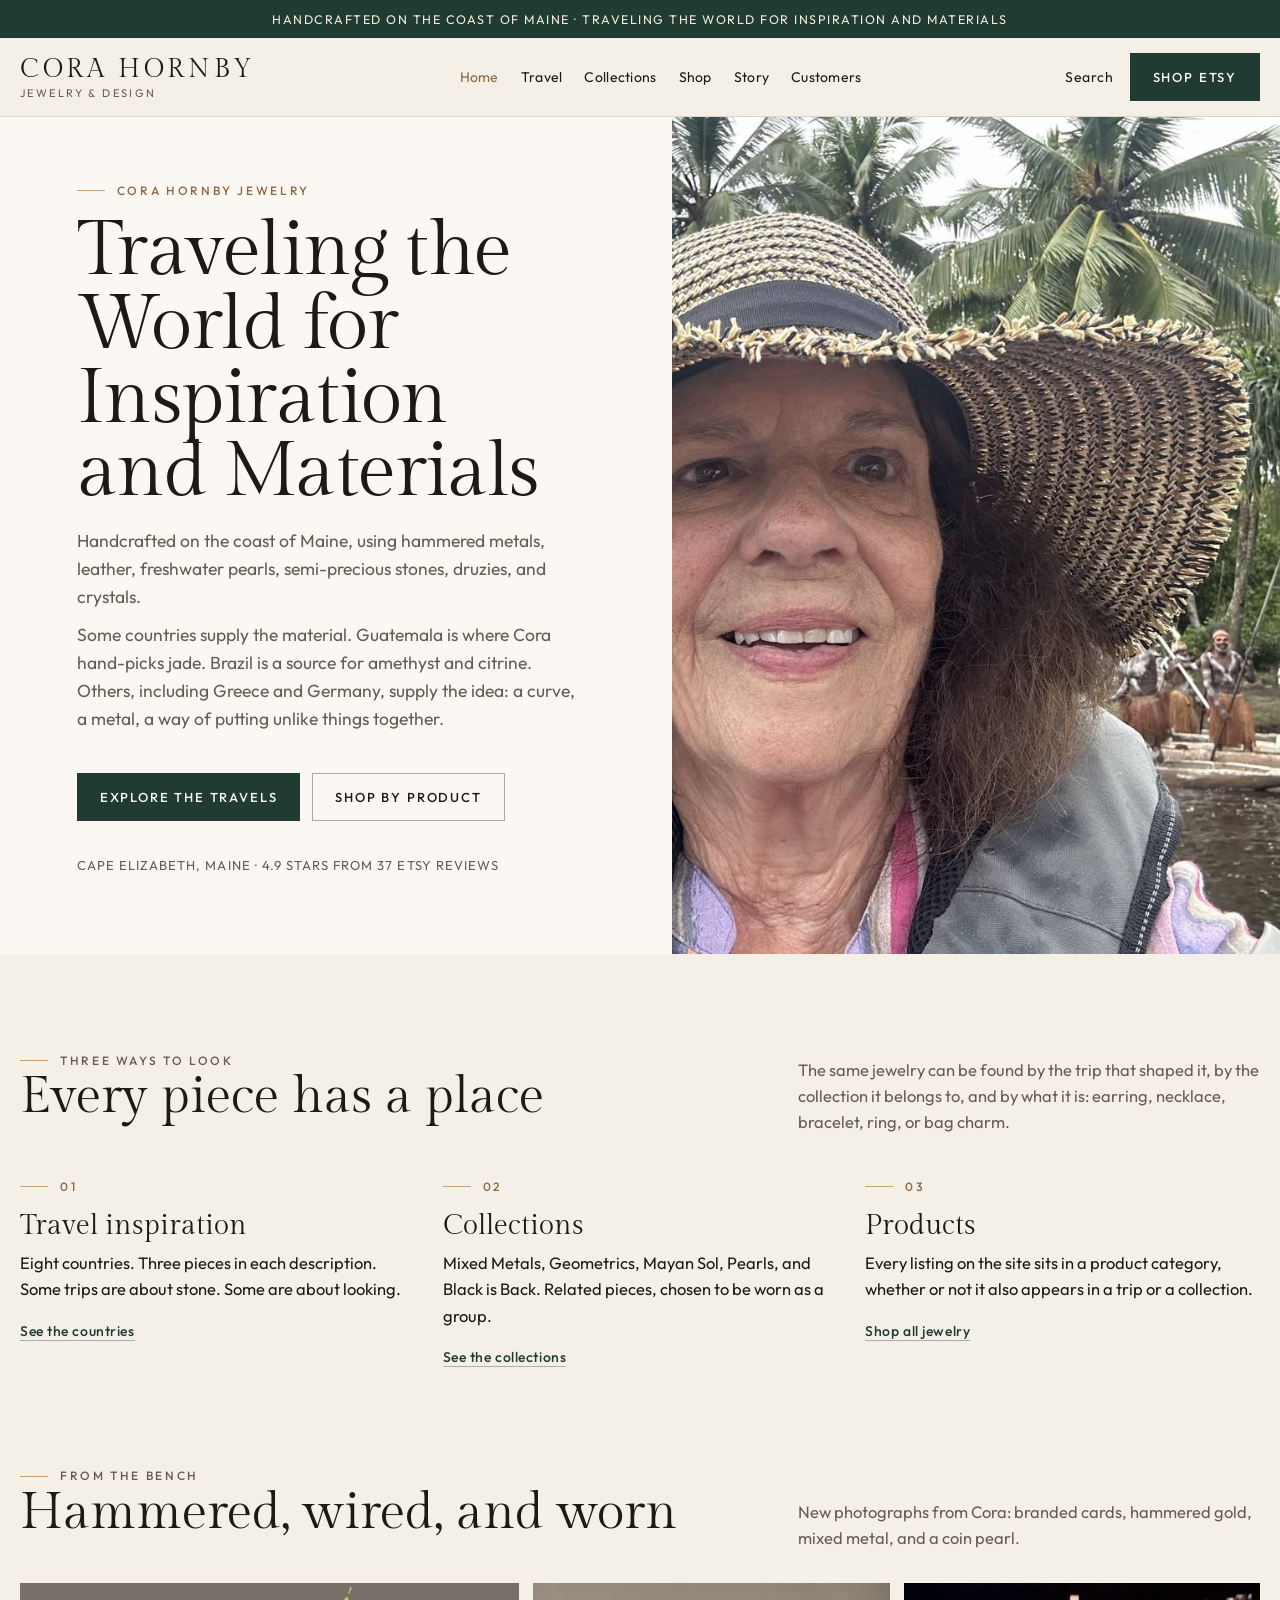
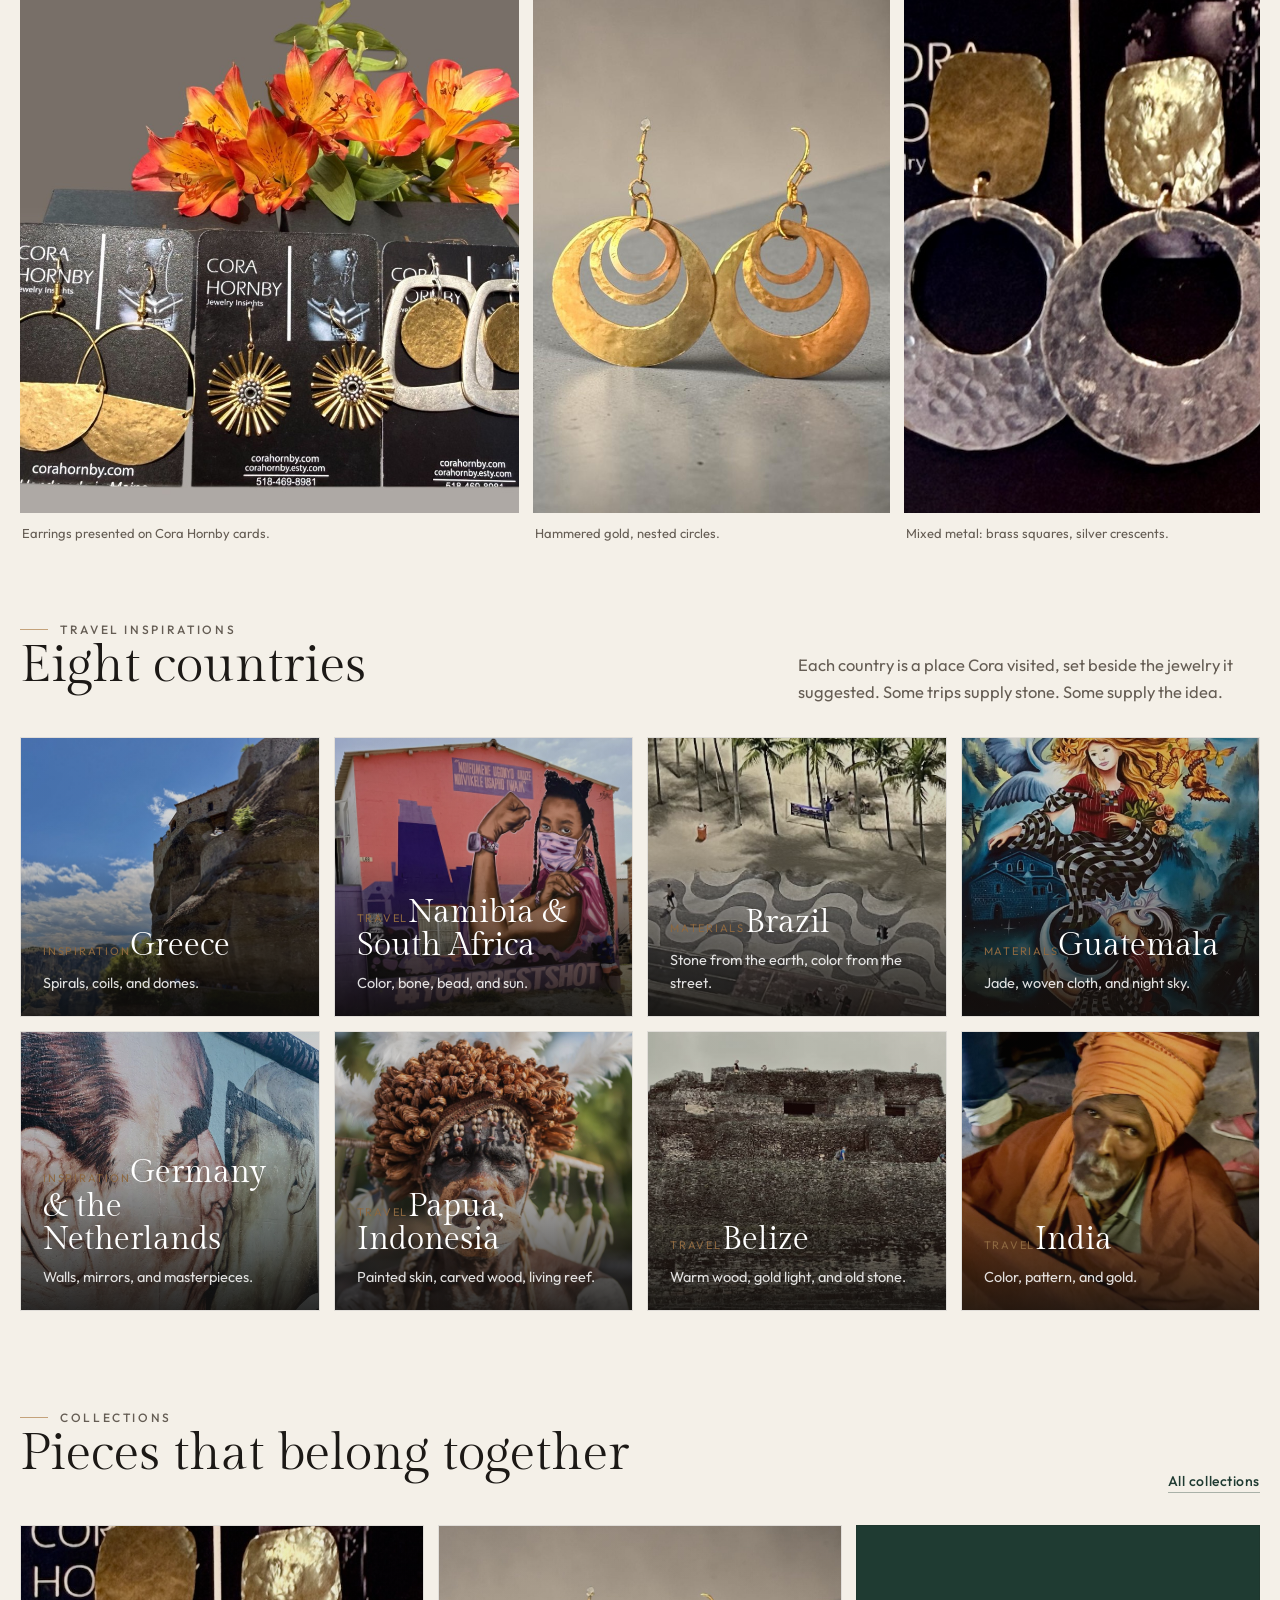
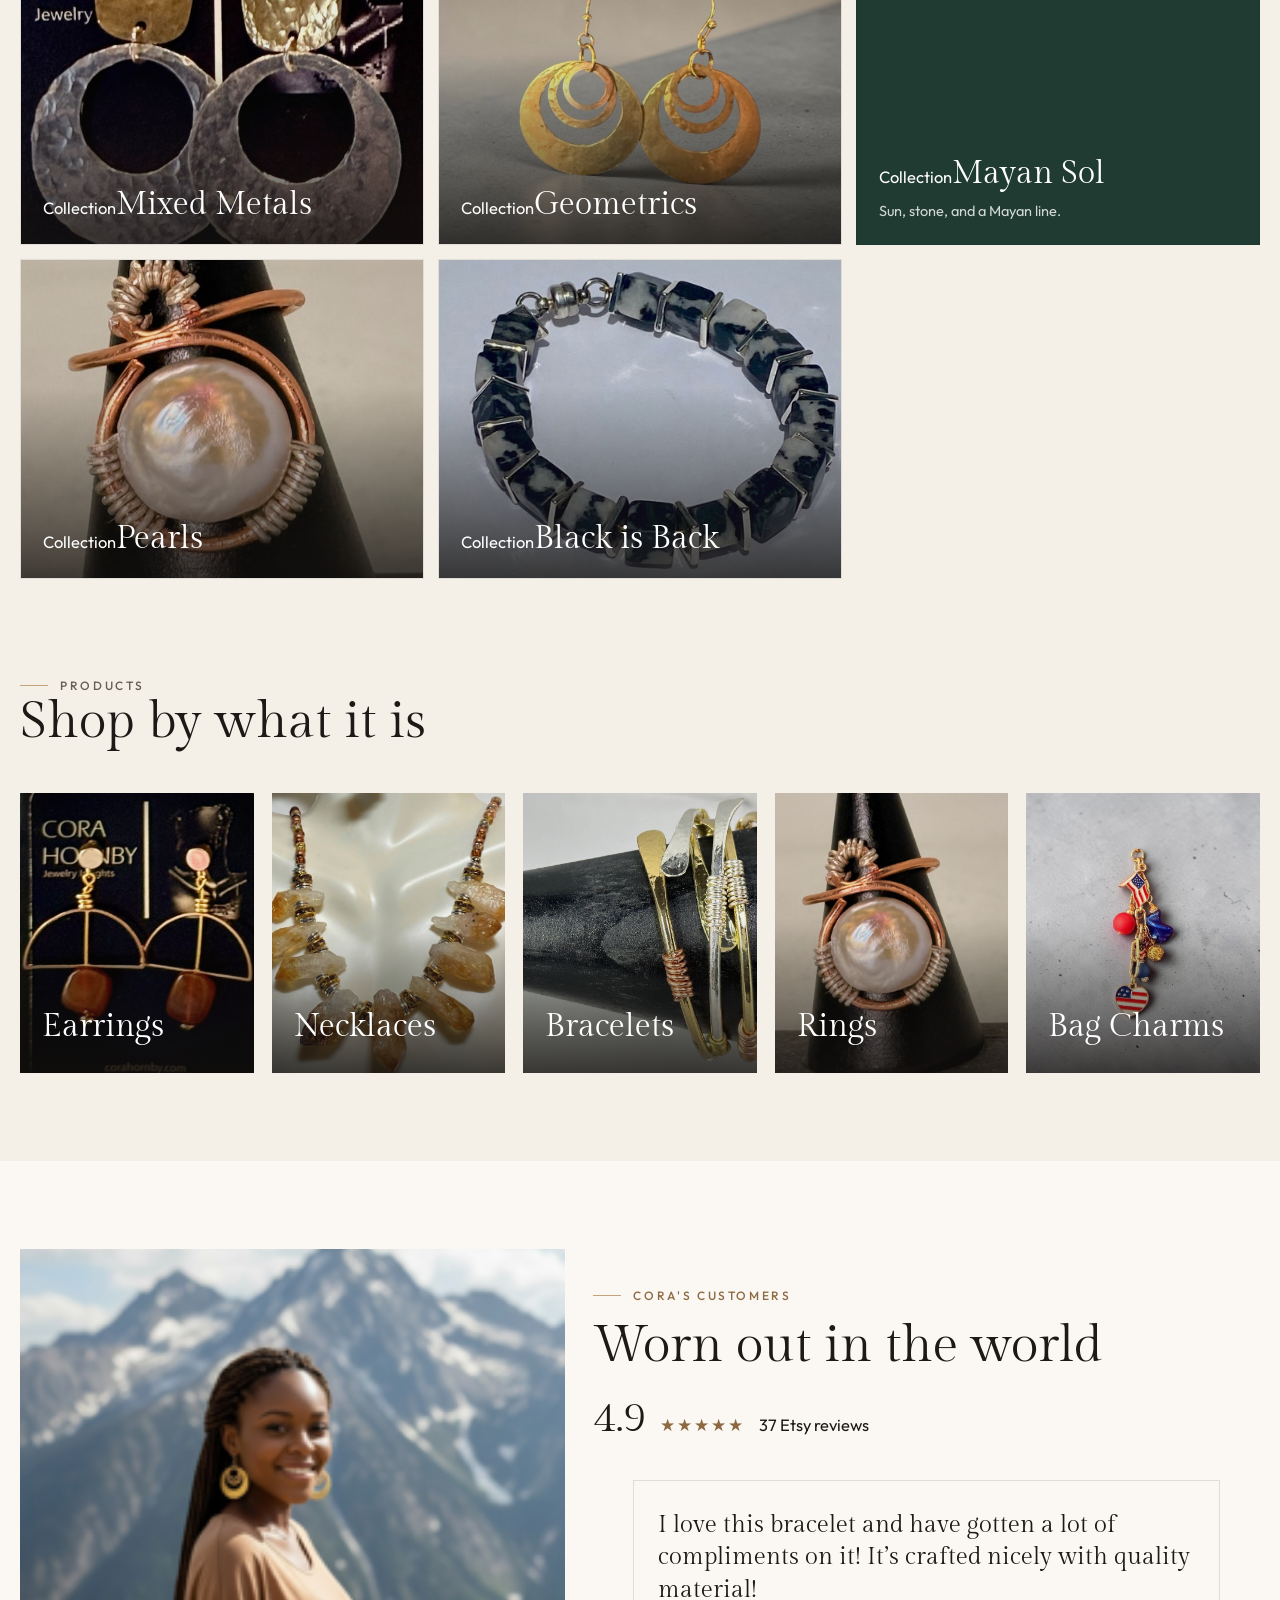
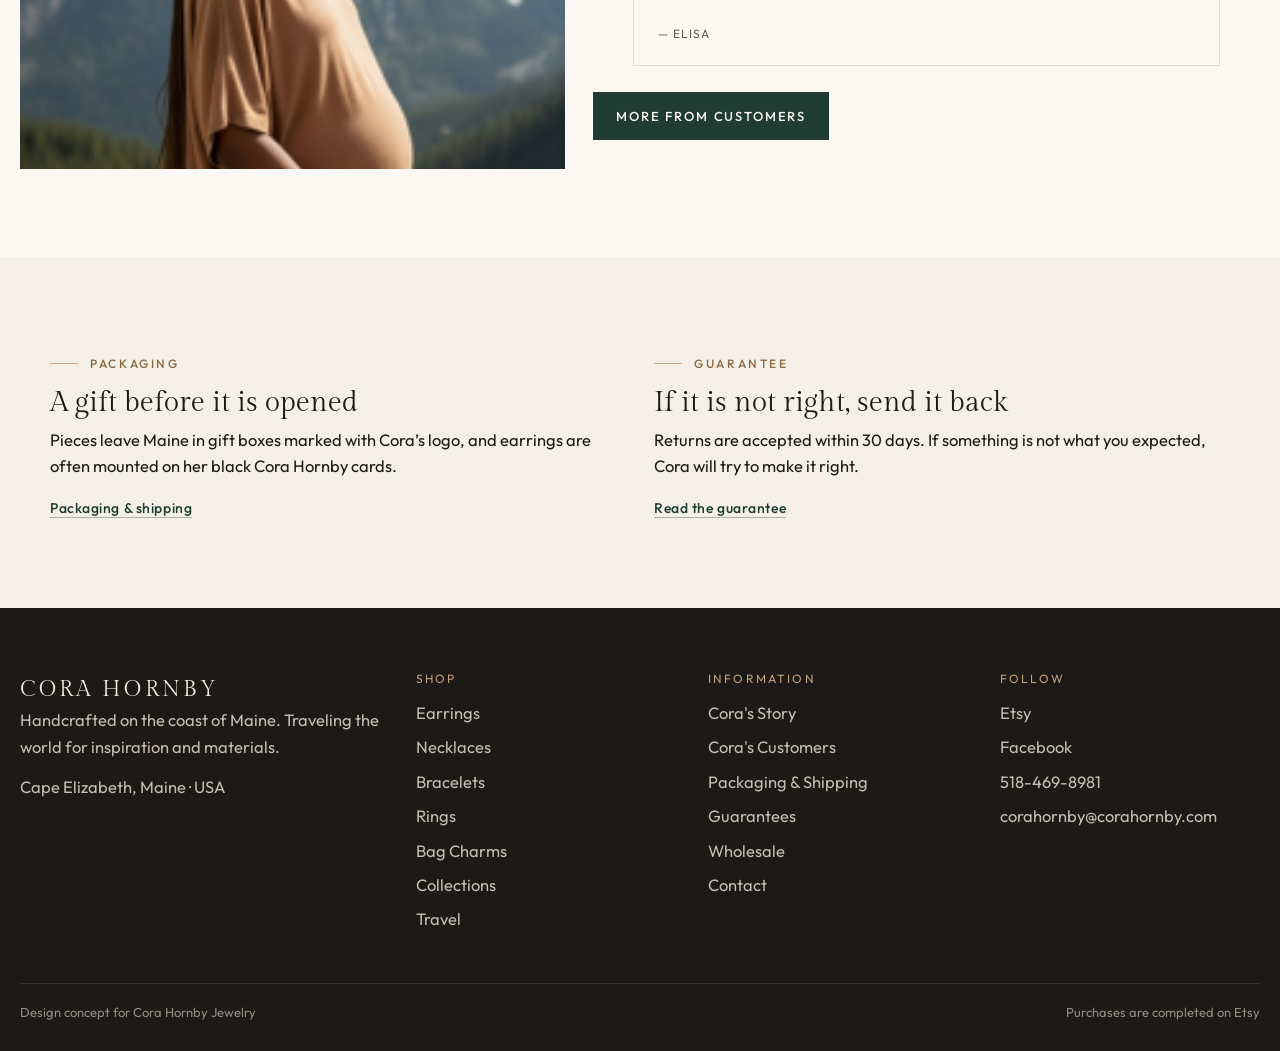
<file: index.html>
<!DOCTYPE html>
<html lang="en">
<head>
  <meta charset="utf-8">
  <meta name="viewport" content="width=device-width, initial-scale=1">
  <title>Cora Hornby Jewelry | Traveling the World for Inspiration and Materials</title>
  <meta name="description" content="Handcrafted on the coast of Maine. Cora Hornby Jewelry travels the world for inspiration and for materials: jade, amethyst, citrine, pearls, hammered metals, leather, druzies, and crystals.">
  <link rel="preconnect" href="https://fonts.googleapis.com">
  <link rel="preconnect" href="https://fonts.gstatic.com" crossorigin>
  <link href="https://fonts.googleapis.com/css2?family=Gilda+Display&family=Outfit:wght@300;400;500;600&display=swap" rel="stylesheet">
  <link rel="stylesheet" href="css/styles.css">
  <link rel="icon" href="favicon.svg" type="image/svg+xml">
</head>
<body>
  <header class="site-header">
    <div class="announce">Handcrafted on the coast of Maine · Traveling the world for inspiration and materials</div>
    <div class="nav-bar">
      <a class="logo" href="index.html">
        <span class="logo-name">Cora Hornby</span>
        <span class="logo-sub">Jewelry &amp; Design</span>
      </a>
      <button class="nav-toggle" type="button" aria-label="Open menu" aria-expanded="false"><span></span><span></span><span></span></button>
      <div class="nav-panel">
        <nav class="nav" aria-label="Primary">
          <a href="index.html" aria-current="page">Home</a>
          <a href="travel.html">Travel</a>
          <a href="collections.html">Collections</a>
          <a href="shop.html">Shop</a>
          <a href="about.html">Story</a>
          <a href="customers.html">Customers</a>
        </nav>
        <div class="nav-tools">
          <button class="search-btn" type="button" aria-expanded="false">Search</button>
          <a class="btn" href="https://www.etsy.com/shop/CoraHornbyJewelry" target="_blank" rel="noopener">Shop Etsy</a>
        </div>
      </div>
    </div>
    <div class="search-panel" hidden>
      <div class="search-inner">
        <label class="eyebrow" for="search-input">Search the collection</label>
        <input id="search-input" type="search" placeholder="Try jade, citrine, Greece, pearls…">
        <div id="search-results" class="search-results"></div>
      </div>
    </div>
  </header>

  <main>
    <section class="hero">
      <div class="hero-copy">
        <p class="eyebrow">Cora Hornby Jewelry</p>
        <h1>Traveling the World for Inspiration and Materials</h1>
        <p class="lede">Handcrafted on the coast of Maine, using hammered metals, leather, freshwater pearls, semi-precious stones, druzies, and crystals.</p>
        <p class="lede">Some countries supply the material. Guatemala is where Cora hand-picks jade. Brazil is a source for amethyst and citrine. Others, including Greece and Germany, supply the idea: a curve, a metal, a way of putting unlike things together.</p>
        <div class="btn-row">
          <a class="btn" href="travel.html">Explore the Travels</a>
          <a class="btn btn-ghost" href="shop.html">Shop by Product</a>
        </div>
        <p class="hero-note">Cape Elizabeth, Maine · 4.9 stars from 37 Etsy reviews</p>
      </div>
      <div class="hero-visual">
        <img src="images/vision/cora-portrait.jpg" alt="Cora Hornby on the water in a woven hat, with palm trees and a canoe behind her">
      </div>
    </section>

    <section class="section">
      <div class="wrap-wide">
        <div class="section-head">
          <div>
            <p class="eyebrow">Three ways to look</p>
            <h2>Every piece has a place</h2>
          </div>
          <p>The same jewelry can be found by the trip that shaped it, by the collection it belongs to, and by what it is: earring, necklace, bracelet, ring, or bag charm.</p>
        </div>
        <div class="two-col ways">
          <article>
            <p class="eyebrow">01</p>
            <h3>Travel inspiration</h3>
            <p>Eight countries. Three pieces in each description. Some trips are about stone. Some are about looking.</p>
            <a class="text-link" href="travel.html">See the countries</a>
          </article>
          <article>
            <p class="eyebrow">02</p>
            <h3>Collections</h3>
            <p>Mixed Metals, Geometrics, Mayan Sol, Pearls, and Black is Back. Related pieces, chosen to be worn as a group.</p>
            <a class="text-link" href="collections.html">See the collections</a>
          </article>
          <article>
            <p class="eyebrow">03</p>
            <h3>Products</h3>
            <p>Every listing on the site sits in a product category, whether or not it also appears in a trip or a collection.</p>
            <a class="text-link" href="shop.html">Shop all jewelry</a>
          </article>
        </div>
      </div>
    </section>

    <section class="section" style="padding-top: 0;">
      <div class="wrap-wide">
        <div class="section-head">
          <div>
            <p class="eyebrow">From the bench</p>
            <h2>Hammered, wired, and worn</h2>
          </div>
          <p>New photographs from Cora: branded cards, hammered gold, mixed metal, and a coin pearl.</p>
        </div>
        <div class="photo-row">
          <figure>
            <img src="images/vision/display-lilies.jpg" alt="Three pairs of Cora Hornby earrings on branded cards, with orange lilies">
            <figcaption>Earrings presented on Cora Hornby cards.</figcaption>
          </figure>
          <figure>
            <img src="images/vision/concentric-hoops.jpg" alt="Hammered gold earrings of nested circles">
            <figcaption>Hammered gold, nested circles.</figcaption>
          </figure>
          <figure>
            <img src="images/vision/mixed-crescents.png" alt="Mixed-metal earrings with hammered squares and silver crescents">
            <figcaption>Mixed metal: brass squares, silver crescents.</figcaption>
          </figure>
        </div>
      </div>
    </section>

    <section class="section" id="countries" style="padding-top: 10px;">
      <div class="wrap-wide">
        <div class="section-head">
          <div>
            <p class="eyebrow">Travel inspirations</p>
            <h2>Eight countries</h2>
          </div>
          <p>Each country is a place Cora visited, set beside the jewelry it suggested. Some trips supply stone. Some supply the idea.</p>
        </div>
        <div class="country-grid">
          <a class="country-card" href="travel.html#greece">
            <img src="images/travel/greece-00.jpg" alt="" style="object-position: 62% 16%">
            <div class="shade"></div>
            <div class="cat-copy"><span>Inspiration</span><strong>Greece</strong><p>Spirals, coils, and domes.</p></div>
          </a>
          <a class="country-card" href="travel.html#namibia">
            <img src="images/travel/namibia-00.jpg" alt="" style="object-position: 72% 42%">
            <div class="shade"></div>
            <div class="cat-copy"><span>Travel</span><strong>Namibia &amp; South Africa</strong><p>Color, bone, bead, and sun.</p></div>
          </a>
          <a class="country-card" href="travel.html#brazil">
            <img src="images/travel/brazil-00.jpg" alt="" style="object-position: center 58%">
            <div class="shade"></div>
            <div class="cat-copy"><span>Materials</span><strong>Brazil</strong><p>Stone from the earth, color from the street.</p></div>
          </a>
          <a class="country-card" href="travel.html#guatemala">
            <img src="images/travel/guatemala-00.jpg" alt="" style="object-position: center 38%">
            <div class="shade"></div>
            <div class="cat-copy"><span>Materials</span><strong>Guatemala</strong><p>Jade, woven cloth, and night sky.</p></div>
          </a>
          <a class="country-card" href="travel.html#germany">
            <img src="images/travel/germany-00.jpg" alt="" style="object-position: center 32%">
            <div class="shade"></div>
            <div class="cat-copy"><span>Inspiration</span><strong>Germany &amp; the Netherlands</strong><p>Walls, mirrors, and masterpieces.</p></div>
          </a>
          <a class="country-card" href="travel.html#papua">
            <img src="images/travel/papua-00.jpg" alt="" style="object-position: center 42%">
            <div class="shade"></div>
            <div class="cat-copy"><span>Travel</span><strong>Papua, Indonesia</strong><p>Painted skin, carved wood, living reef.</p></div>
          </a>
          <a class="country-card" href="travel.html#belize">
            <img src="images/travel/belize-01.jpg" alt="" style="object-position: center 22%">
            <div class="shade"></div>
            <div class="cat-copy"><span>Travel</span><strong>Belize</strong><p>Warm wood, gold light, and old stone.</p></div>
          </a>
          <a class="country-card" href="travel.html#india">
            <img src="images/travel/india-00.jpg" alt="" style="object-position: center 28%">
            <div class="shade"></div>
            <div class="cat-copy"><span>Travel</span><strong>India</strong><p>Color, pattern, and gold.</p></div>
          </a>
        </div>
      </div>
    </section>

    <section class="section" style="padding-top: 0;">
      <div class="wrap-wide">
        <div class="section-head">
          <div>
            <p class="eyebrow">Collections</p>
            <h2>Pieces that belong together</h2>
          </div>
          <a class="text-link" href="collections.html">All collections</a>
        </div>
        <div class="collection-grid">
          <a class="collection-card" href="collections.html#mixed-metals">
            <img src="images/vision/mixed-crescents.png" alt="Mixed metal crescent earrings">
            <div class="shade"></div>
            <div class="cat-copy"><span>Collection</span><strong>Mixed Metals</strong></div>
          </a>
          <a class="collection-card" href="collections.html#geometrics">
            <img src="images/vision/concentric-hoops.jpg" alt="Geometric hammered gold hoops">
            <div class="shade"></div>
            <div class="cat-copy"><span>Collection</span><strong>Geometrics</strong></div>
          </a>
          <a class="collection-card typeonly" href="collections.html#mayan-sol">
            <div class="cat-copy"><span>Collection</span><strong>Mayan Sol</strong><p style="color: rgba(255,255,255,.8);">Sun, stone, and a Mayan line.</p></div>
          </a>
          <a class="collection-card" href="collections.html#pearls">
            <img src="images/vision/coin-pearl.png" alt="Coin pearl ring">
            <div class="shade"></div>
            <div class="cat-copy"><span>Collection</span><strong>Pearls</strong></div>
          </a>
          <a class="collection-card" href="collections.html#black-is-back">
            <img src="images/products/african-zebra-jasper-bracelet.jpg" alt="Black and white zebra jasper bracelet">
            <div class="shade"></div>
            <div class="cat-copy"><span>Collection</span><strong>Black is Back</strong></div>
          </a>
        </div>
      </div>
    </section>

    <section class="section" style="padding-top: 0;">
      <div class="wrap-wide">
        <div class="section-head">
          <div>
            <p class="eyebrow">Products</p>
            <h2>Shop by what it is</h2>
          </div>
        </div>
        <div class="cat-grid product-types">
          <a class="cat-card" href="shop.html#earrings" style="min-height: 280px;">
            <img src="images/vision/half-moon-stones.png" alt="Half-moon stone earrings on a Cora Hornby card">
            <div class="shade"></div>
            <div class="cat-copy"><h3>Earrings</h3></div>
          </a>
          <a class="cat-card" href="shop.html#necklaces" style="min-height: 280px;">
            <img src="images/products/citrine-necklace.jpg" alt="Raw citrine necklace">
            <div class="shade"></div>
            <div class="cat-copy"><h3>Necklaces</h3></div>
          </a>
          <a class="cat-card" href="shop.html#bracelets" style="min-height: 280px;">
            <img src="images/products/mixed-metal-hammered-bangles.jpg" alt="Hammered mixed-metal bangles">
            <div class="shade"></div>
            <div class="cat-copy"><h3>Bracelets</h3></div>
          </a>
          <a class="cat-card" href="shop.html#rings" style="min-height: 280px;">
            <img src="images/vision/coin-pearl.png" alt="Coin pearl ring">
            <div class="shade"></div>
            <div class="cat-copy"><h3>Rings</h3></div>
          </a>
          <a class="cat-card" href="shop.html#charms" style="min-height: 280px;">
            <img src="images/products/red-white-chic-purse-charm.jpg" alt="Bag charm">
            <div class="shade"></div>
            <div class="cat-copy"><h3>Bag Charms</h3></div>
          </a>
        </div>
      </div>
    </section>

    <section class="section" style="background: var(--white);">
      <div class="wrap-wide customer-feature">
        <img src="images/vision/customer-mountains.png" alt="A customer wearing large gold earrings in the mountains">
        <div>
          <p class="eyebrow">Cora's customers</p>
          <h2>Worn out in the world</h2>
          <div class="rating-row">
            <strong>4.9</strong>
            <span class="stars" aria-label="4.9 out of 5 stars">★★★★★</span>
            <span>37 Etsy reviews</span>
          </div>
          <blockquote class="review">
            <q>I love this bracelet and have gotten a lot of compliments on it! It’s crafted nicely with quality material!</q>
            <cite>— Elisa</cite>
          </blockquote>
          <div class="btn-row">
            <a class="btn" href="customers.html">More from customers</a>
          </div>
        </div>
      </div>
    </section>

    <section class="section">
      <div class="wrap two-col">
        <article>
          <p class="eyebrow">Packaging</p>
          <h3>A gift before it is opened</h3>
          <p>Pieces leave Maine in gift boxes marked with Cora’s logo, and earrings are often mounted on her black Cora Hornby cards.</p>
          <a class="text-link" href="shipping.html">Packaging &amp; shipping</a>
        </article>
        <article>
          <p class="eyebrow">Guarantee</p>
          <h3>If it is not right, send it back</h3>
          <p>Returns are accepted within 30 days. If something is not what you expected, Cora will try to make it right.</p>
          <a class="text-link" href="guarantees.html">Read the guarantee</a>
        </article>
      </div>
    </section>
  </main>

  <footer class="site-footer">
    <div class="wrap-wide footer-grid">
      <div>
        <div class="logo-name">Cora Hornby</div>
        <p>Handcrafted on the coast of Maine. Traveling the world for inspiration and materials.</p>
        <p>Cape Elizabeth, Maine · USA</p>
      </div>
      <div>
        <h3>Shop</h3>
        <ul>
          <li><a href="shop.html#earrings">Earrings</a></li>
          <li><a href="shop.html#necklaces">Necklaces</a></li>
          <li><a href="shop.html#bracelets">Bracelets</a></li>
          <li><a href="shop.html#rings">Rings</a></li>
          <li><a href="shop.html#charms">Bag Charms</a></li>
          <li><a href="collections.html">Collections</a></li>
          <li><a href="travel.html">Travel</a></li>
        </ul>
      </div>
      <div>
        <h3>Information</h3>
        <ul>
          <li><a href="about.html">Cora's Story</a></li>
          <li><a href="customers.html">Cora's Customers</a></li>
          <li><a href="shipping.html">Packaging &amp; Shipping</a></li>
          <li><a href="guarantees.html">Guarantees</a></li>
          <li><a href="wholesale.html">Wholesale</a></li>
          <li><a href="contact.html">Contact</a></li>
        </ul>
      </div>
      <div>
        <h3>Follow</h3>
        <ul>
          <li><a href="https://www.etsy.com/shop/CoraHornbyJewelry" target="_blank" rel="noopener">Etsy</a></li>
          <li><a href="https://www.facebook.com/corahornbyjewelry" target="_blank" rel="noopener">Facebook</a></li>
          <li><a href="tel:5184698981">518-469-8981</a></li>
          <li><a href="mailto:corahornby@corahornby.com">corahornby@corahornby.com</a></li>
        </ul>
      </div>
    </div>
    <div class="wrap-wide footer-base">
      <span>Design concept for Cora Hornby Jewelry</span>
      <span>Purchases are completed on Etsy</span>
    </div>
  </footer>
  <script src="js/site.js"></script>
</body>
</html>
</file>
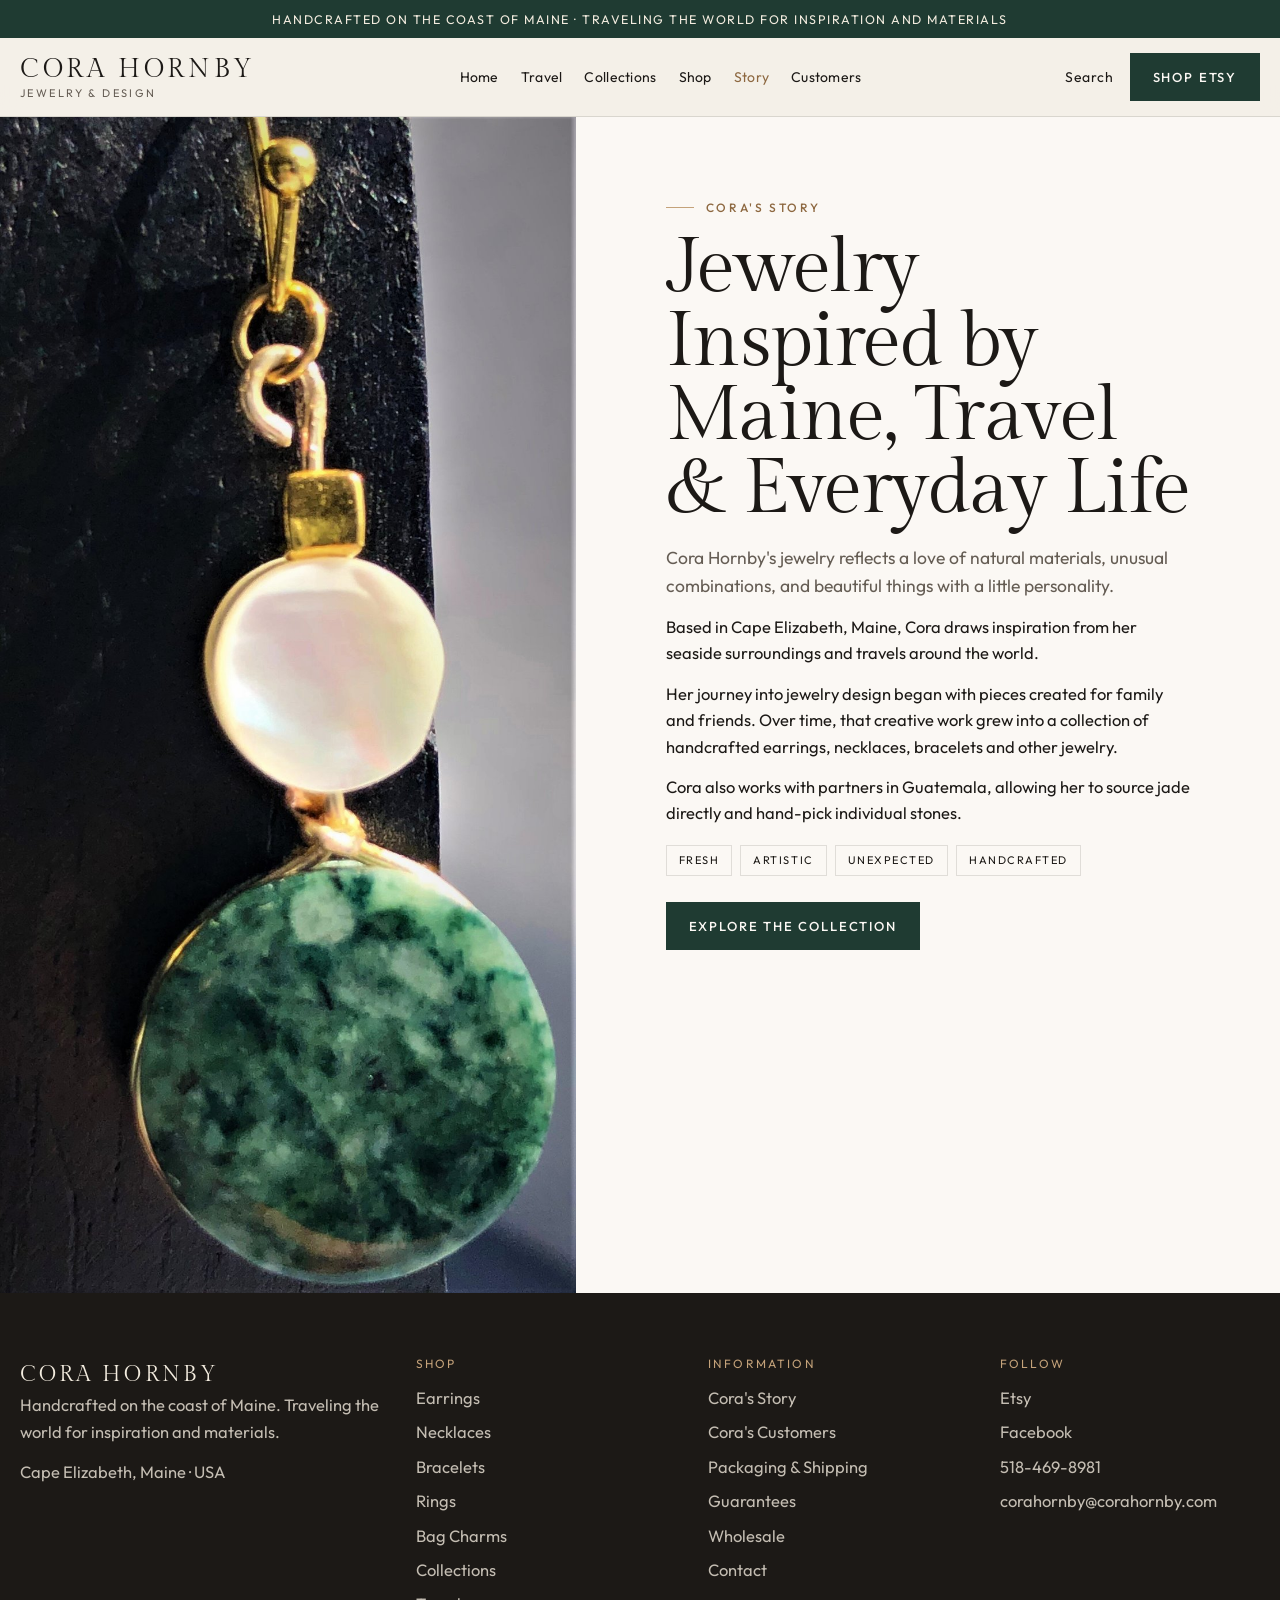
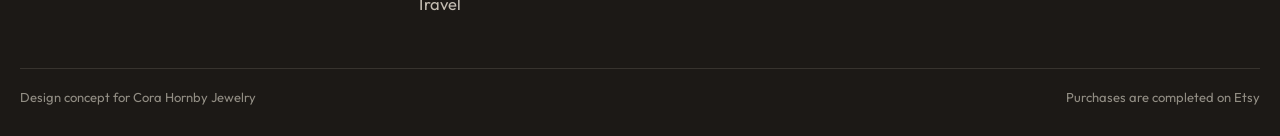
<file: about.html>
<!DOCTYPE html>
<html lang="en">
<head>
  <meta charset="utf-8">
  <meta name="viewport" content="width=device-width, initial-scale=1">
  <title>Cora's Story | Cora Hornby Jewelry</title>
  <meta name="description" content="Meet Cora Hornby, a jewelry designer in Cape Elizabeth, Maine.">
  <link rel="preconnect" href="https://fonts.googleapis.com">
  <link rel="preconnect" href="https://fonts.gstatic.com" crossorigin>
  <link href="https://fonts.googleapis.com/css2?family=Gilda+Display&family=Outfit:wght@300;400;500;600&display=swap" rel="stylesheet">
  <link rel="stylesheet" href="css/styles.css">
  <link rel="icon" href="favicon.svg" type="image/svg+xml">
</head>
<body>
  <header class="site-header">
    <div class="announce">Handcrafted on the coast of Maine · Traveling the world for inspiration and materials</div>
    <div class="nav-bar">
      <a class="logo" href="index.html"><span class="logo-name">Cora Hornby</span><span class="logo-sub">Jewelry &amp; Design</span></a>
      <button class="nav-toggle" type="button" aria-label="Open menu" aria-expanded="false"><span></span><span></span><span></span></button>
      <div class="nav-panel">
        <nav class="nav" aria-label="Primary">
          <a href="index.html">Home</a>
          <a href="travel.html">Travel</a>
          <a href="collections.html">Collections</a>
          <a href="shop.html">Shop</a>
          <a href="about.html" aria-current="page">Story</a>
          <a href="customers.html">Customers</a>
        </nav>
        <div class="nav-tools">
          <button class="search-btn" type="button" aria-expanded="false">Search</button>
          <a class="btn" href="https://www.etsy.com/shop/CoraHornbyJewelry" target="_blank" rel="noopener">Shop Etsy</a>
        </div>
      </div>
    </div>
    <div class="search-panel" hidden>
      <div class="search-inner">
        <label class="eyebrow" for="search-input">Search the collection</label>
        <input id="search-input" type="search" placeholder="Try jade, citrine, bracelet, pearl…">
        <div id="search-results" class="search-results"></div>
      </div>
    </div>
  </header>
  <main class="split-page">
    <img src="images/lifestyle/jade-circle.jpg" alt="Close view of a green jade drop with a pearl accent">
    <div class="split-copy">
      <p class="eyebrow">Cora's story</p>
      <h1>Jewelry Inspired by Maine, Travel &amp; Everyday Life</h1>
      <p class="lede">Cora Hornby's jewelry reflects a love of natural materials, unusual combinations, and beautiful things with a little personality.</p>
      <p>Based in Cape Elizabeth, Maine, Cora draws inspiration from her seaside surroundings and travels around the world.</p>
      <p>Her journey into jewelry design began with pieces created for family and friends. Over time, that creative work grew into a collection of handcrafted earrings, necklaces, bracelets and other jewelry.</p>
      <p>Cora also works with partners in Guatemala, allowing her to source jade directly and hand-pick individual stones.</p>
      <div class="traits">
        <span>Fresh</span>
        <span>Artistic</span>
        <span>Unexpected</span>
        <span>Handcrafted</span>
      </div>
      <a class="btn" href="shop.html">Explore the Collection</a>
    </div>
  </main>
  <footer class="site-footer">
    <div class="wrap-wide footer-grid">
      <div>
        <div class="logo-name">Cora Hornby</div>
        <p>Handcrafted on the coast of Maine. Traveling the world for inspiration and materials.</p>
        <p>Cape Elizabeth, Maine · USA</p>
      </div>
      <div>
        <h3>Shop</h3>
        <ul>
          <li><a href="shop.html#earrings">Earrings</a></li>
          <li><a href="shop.html#necklaces">Necklaces</a></li>
          <li><a href="shop.html#bracelets">Bracelets</a></li>
          <li><a href="shop.html#rings">Rings</a></li>
          <li><a href="shop.html#charms">Bag Charms</a></li>
          <li><a href="collections.html">Collections</a></li>
          <li><a href="travel.html">Travel</a></li>
        </ul>
      </div>
      <div>
        <h3>Information</h3>
        <ul>
          <li><a href="about.html">Cora's Story</a></li>
          <li><a href="customers.html">Cora's Customers</a></li>
          <li><a href="shipping.html">Packaging &amp; Shipping</a></li>
          <li><a href="guarantees.html">Guarantees</a></li>
          <li><a href="wholesale.html">Wholesale</a></li>
          <li><a href="contact.html">Contact</a></li>
        </ul>
      </div>
      <div>
        <h3>Follow</h3>
        <ul>
          <li><a href="https://www.etsy.com/shop/CoraHornbyJewelry" target="_blank" rel="noopener">Etsy</a></li>
          <li><a href="https://www.facebook.com/corahornbyjewelry" target="_blank" rel="noopener">Facebook</a></li>
          <li><a href="tel:5184698981">518-469-8981</a></li>
          <li><a href="mailto:corahornby@corahornby.com">corahornby@corahornby.com</a></li>
        </ul>
      </div>
    </div>
    <div class="wrap-wide footer-base">
      <span>Design concept for Cora Hornby Jewelry</span>
      <span>Purchases are completed on Etsy</span>
    </div>
  </footer>
  <script src="js/site.js"></script>
</body>
</html>
</file>
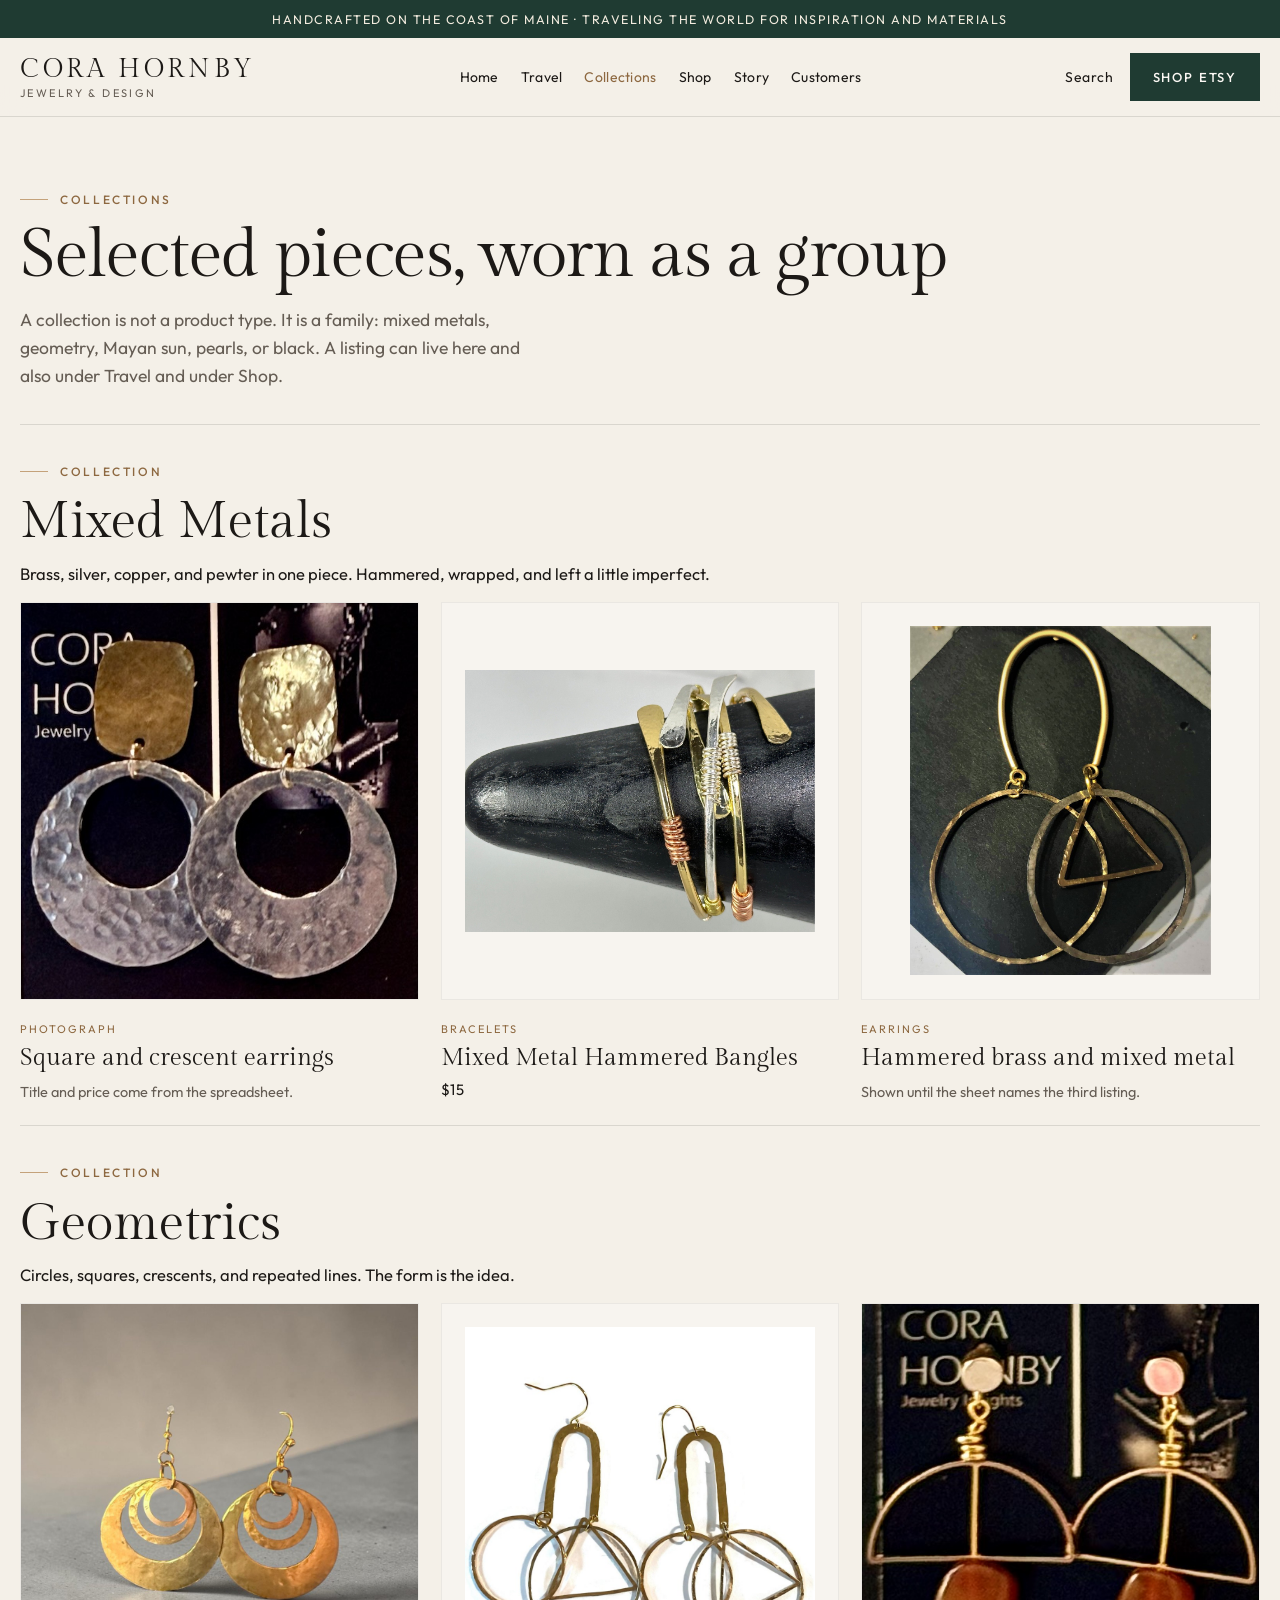
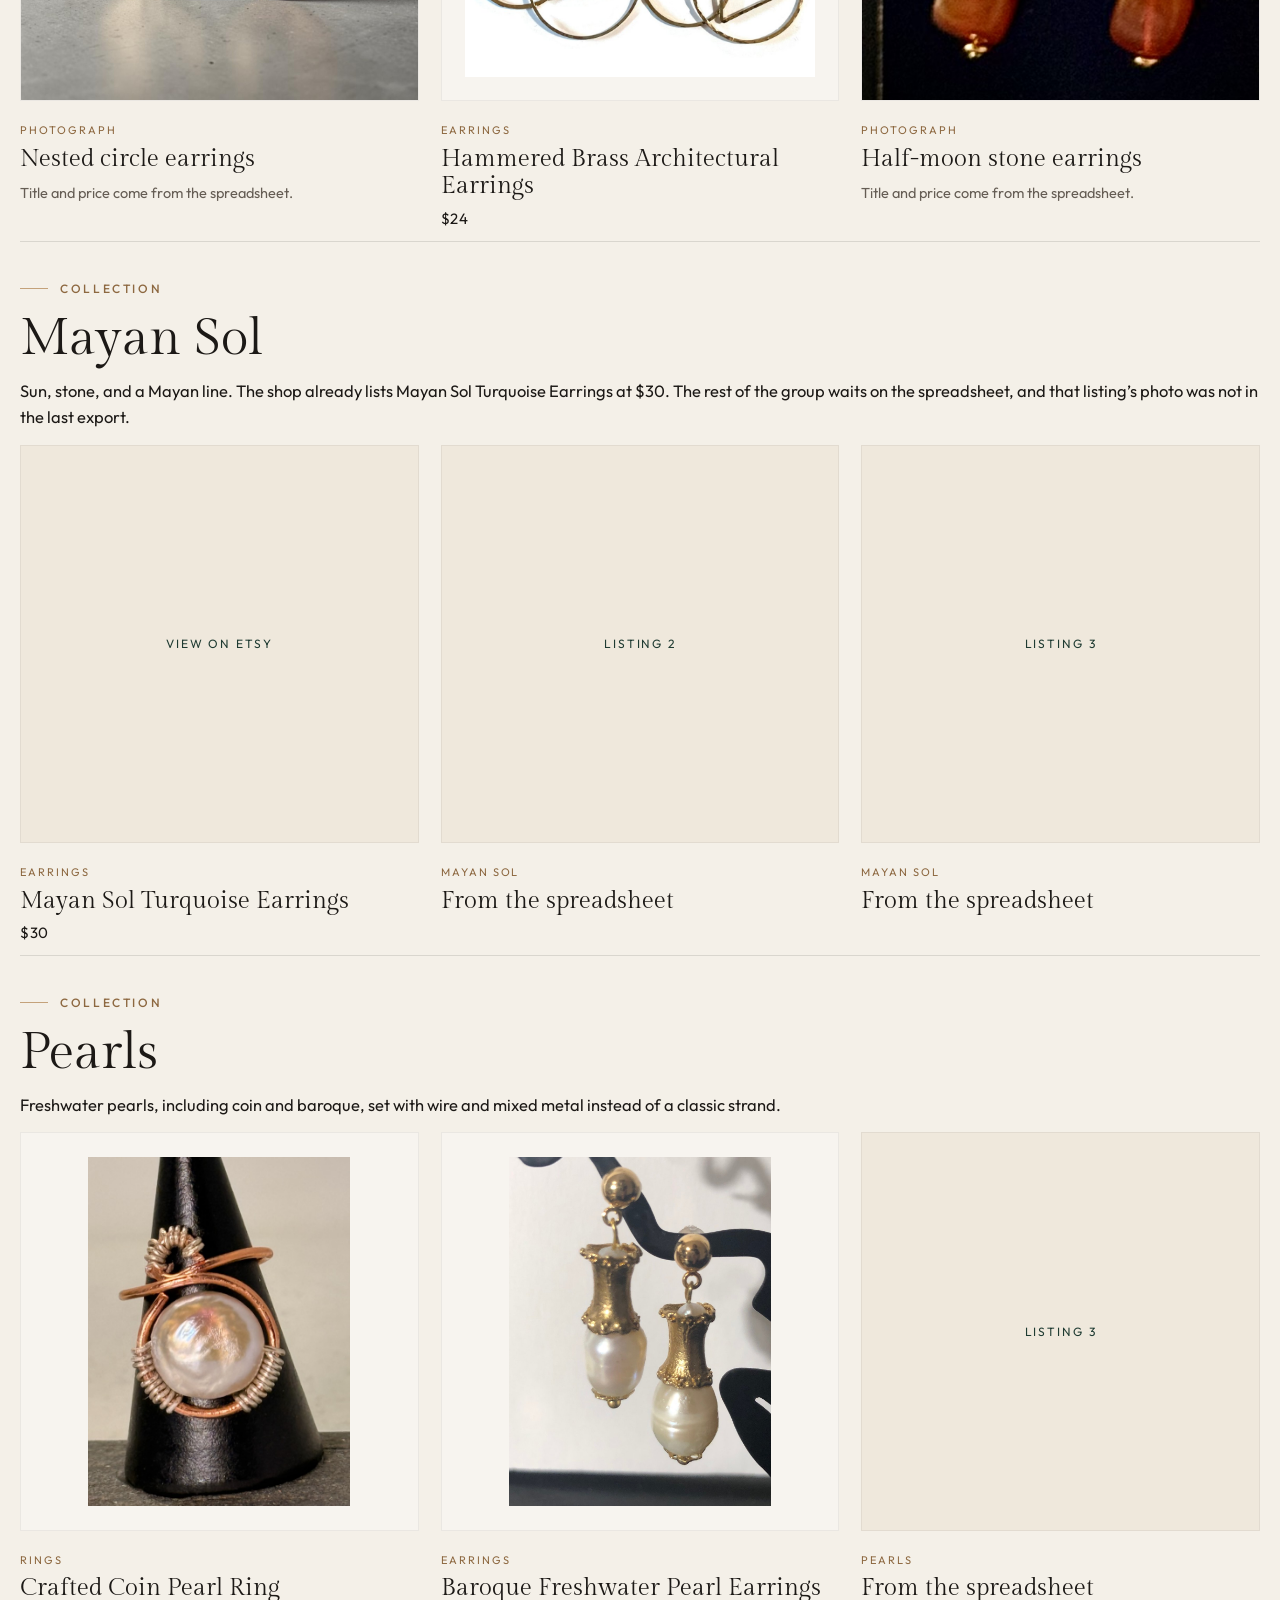
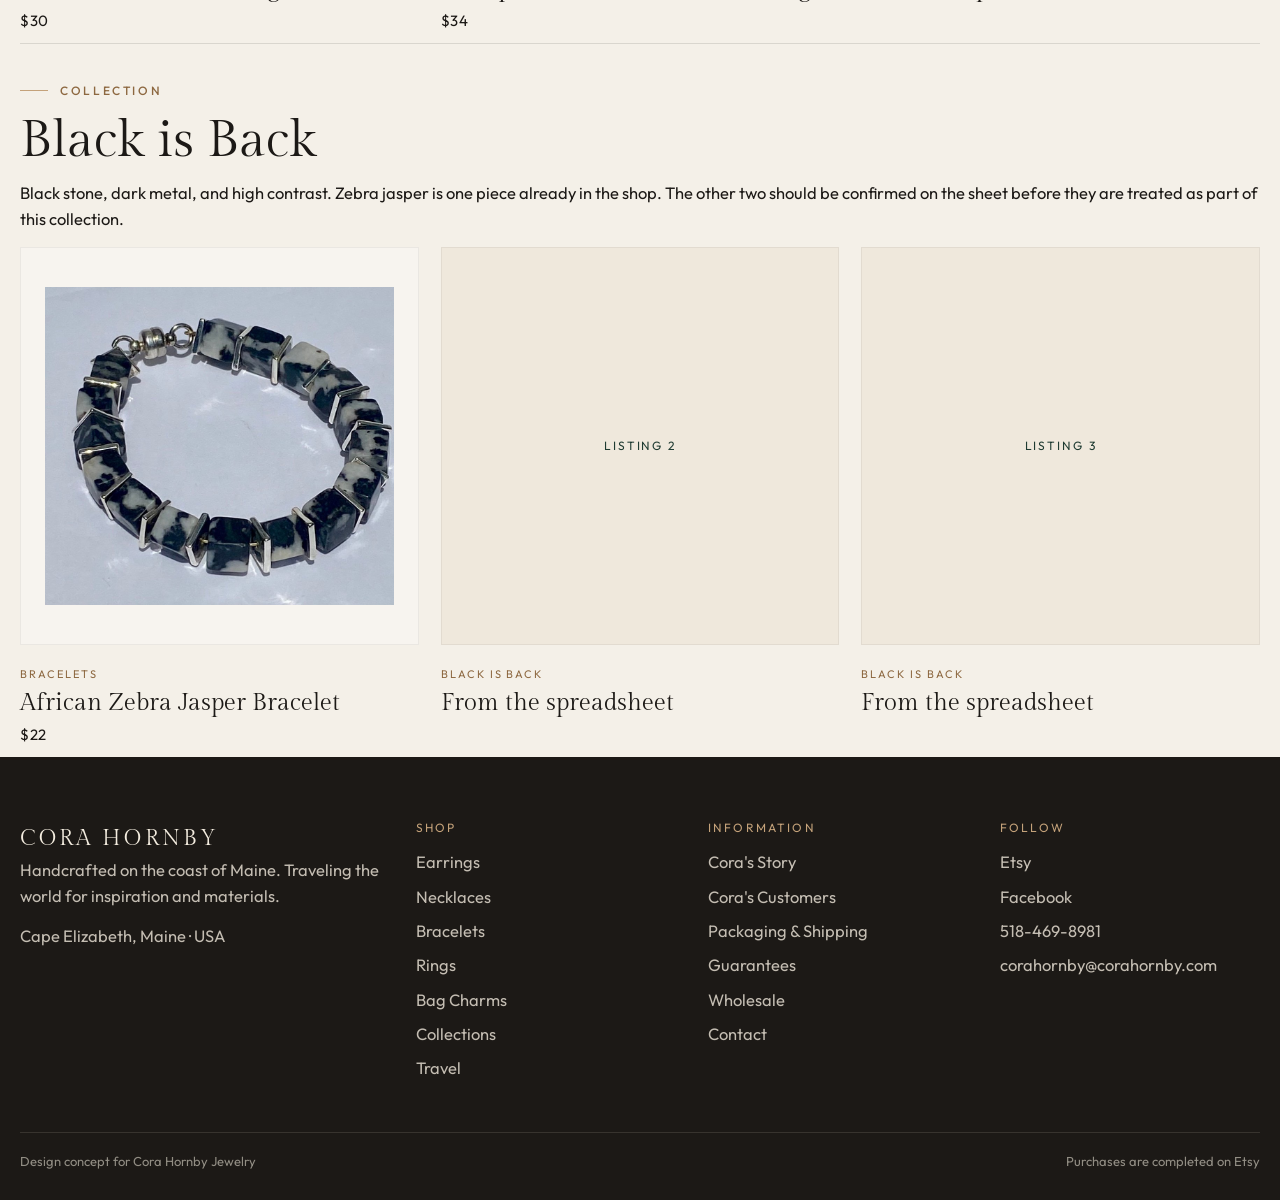
<file: collections.html>
<!DOCTYPE html>
<html lang="en">
<head>
  <meta charset="utf-8">
  <meta name="viewport" content="width=device-width, initial-scale=1">
  <title>Collections | Cora Hornby Jewelry</title>
  <meta name="description" content="Collections by Cora Hornby: Mixed Metals, Geometrics, Mayan Sol, Pearls, and Black is Back.">
  <link rel="preconnect" href="https://fonts.googleapis.com">
  <link rel="preconnect" href="https://fonts.gstatic.com" crossorigin>
  <link href="https://fonts.googleapis.com/css2?family=Gilda+Display&family=Outfit:wght@300;400;500;600&display=swap" rel="stylesheet">
  <link rel="stylesheet" href="css/styles.css">
  <link rel="icon" href="favicon.svg" type="image/svg+xml">
</head>
<body>
  <header class="site-header">
    <div class="announce">Handcrafted on the coast of Maine · Traveling the world for inspiration and materials</div>
    <div class="nav-bar">
      <a class="logo" href="index.html"><span class="logo-name">Cora Hornby</span><span class="logo-sub">Jewelry &amp; Design</span></a>
      <button class="nav-toggle" type="button" aria-label="Open menu" aria-expanded="false"><span></span><span></span><span></span></button>
      <div class="nav-panel">
        <nav class="nav" aria-label="Primary">
          <a href="index.html">Home</a>
          <a href="travel.html">Travel</a>
          <a href="collections.html" aria-current="page">Collections</a>
          <a href="shop.html">Shop</a>
          <a href="about.html">Story</a>
          <a href="customers.html">Customers</a>
        </nav>
        <div class="nav-tools">
          <button class="search-btn" type="button" aria-expanded="false">Search</button>
          <a class="btn" href="https://www.etsy.com/shop/CoraHornbyJewelry" target="_blank" rel="noopener">Shop Etsy</a>
        </div>
      </div>
    </div>
    <div class="search-panel" hidden>
      <div class="search-inner">
        <label class="eyebrow" for="search-input">Search the collection</label>
        <input id="search-input" type="search" placeholder="Try jade, citrine, Greece, pearls…">
        <div id="search-results" class="search-results"></div>
      </div>
    </div>
  </header>
  <main>
    <div class="wrap-wide page-hero">
      <p class="eyebrow">Collections</p>
      <h1>Selected pieces, worn as a group</h1>
      <p class="lede">A collection is not a product type. It is a family: mixed metals, geometry, Mayan sun, pearls, or black. A listing can live here and also under Travel and under Shop.</p>
    </div>
    <div class="wrap-wide">
      <section class="travel-block" id="mixed-metals">
        <p class="eyebrow">Collection</p>
        <h2>Mixed Metals</h2>
        <p class="group-intro">Brass, silver, copper, and pewter in one piece. Hammered, wrapped, and left a little imperfect.</p>
        <div class="product-grid">
          <article class="product-card">
            <a class="product-photo cover" href="shop.html#bangles"><img src="images/vision/mixed-crescents.png" alt="Earrings with hammered square tops and silver crescent bottoms"></a>
            <div class="product-meta"><span class="product-cat">Photograph</span><h3>Square and crescent earrings</h3><p>Title and price come from the spreadsheet.</p></div>
          </article>
          <article class="product-card">
            <a class="product-photo" href="shop.html#bangles"><img src="images/products/mixed-metal-hammered-bangles.jpg" alt="Hammered mixed-metal bangles"></a>
            <div class="product-meta"><span class="product-cat">Bracelets</span><h3>Mixed Metal Hammered Bangles</h3><div class="price">$15</div></div>
          </article>
          <article class="product-card">
            <a class="product-photo" href="shop.html#architectural-earrings"><img src="images/lifestyle/architectural.jpg" alt="Hammered brass geometric earrings"></a>
            <div class="product-meta"><span class="product-cat">Earrings</span><h3>Hammered brass and mixed metal</h3><p>Shown until the sheet names the third listing.</p></div>
          </article>
        </div>
      </section>

      <section class="travel-block" id="geometrics">
        <p class="eyebrow">Collection</p>
        <h2>Geometrics</h2>
        <p class="group-intro">Circles, squares, crescents, and repeated lines. The form is the idea.</p>
        <div class="product-grid">
          <article class="product-card">
            <div class="product-photo cover"><img src="images/vision/concentric-hoops.jpg" alt="Nested hammered gold circle earrings"></div>
            <div class="product-meta"><span class="product-cat">Photograph</span><h3>Nested circle earrings</h3><p>Title and price come from the spreadsheet.</p></div>
          </article>
          <article class="product-card">
            <a class="product-photo" href="shop.html#architectural-earrings"><img src="images/products/hammered-brass-architectural-earrings-geometric-dangles.jpg" alt="Hammered brass architectural earrings"></a>
            <div class="product-meta"><span class="product-cat">Earrings</span><h3>Hammered Brass Architectural Earrings</h3><div class="price">$24</div></div>
          </article>
          <article class="product-card">
            <div class="product-photo cover"><img src="images/vision/half-moon-stones.png" alt="Half-moon wire earrings with stone drops on a Cora Hornby card"></div>
            <div class="product-meta"><span class="product-cat">Photograph</span><h3>Half-moon stone earrings</h3><p>Title and price come from the spreadsheet.</p></div>
          </article>
        </div>
      </section>

      <section class="travel-block" id="mayan-sol">
        <p class="eyebrow">Collection</p>
        <h2>Mayan Sol</h2>
        <p class="group-intro">Sun, stone, and a Mayan line. The shop already lists Mayan Sol Turquoise Earrings at $30. The rest of the group waits on the spreadsheet, and that listing’s photo was not in the last export.</p>
        <div class="product-grid">
          <article class="product-card">
            <a class="product-photo pending" href="https://www.etsy.com/shop/CoraHornbyJewelry?search_query=Mayan%20Sol%20Turquoise%20Earrings" target="_blank" rel="noopener">View on Etsy</a>
            <div class="product-meta"><span class="product-cat">Earrings</span><h3>Mayan Sol Turquoise Earrings</h3><div class="price">$30</div></div>
          </article>
          <article class="product-card"><div class="product-photo pending">Listing 2</div><div class="product-meta"><span class="product-cat">Mayan Sol</span><h3>From the spreadsheet</h3></div></article>
          <article class="product-card"><div class="product-photo pending">Listing 3</div><div class="product-meta"><span class="product-cat">Mayan Sol</span><h3>From the spreadsheet</h3></div></article>
        </div>
      </section>

      <section class="travel-block" id="pearls">
        <p class="eyebrow">Collection</p>
        <h2>Pearls</h2>
        <p class="group-intro">Freshwater pearls, including coin and baroque, set with wire and mixed metal instead of a classic strand.</p>
        <div class="product-grid">
          <article class="product-card">
            <a class="product-photo" href="shop.html#pearl-ring"><img src="images/vision/coin-pearl.png" alt="Coin pearl ring wrapped in copper and silver"></a>
            <div class="product-meta"><span class="product-cat">Rings</span><h3>Crafted Coin Pearl Ring</h3><div class="price">$30</div></div>
          </article>
          <article class="product-card">
            <a class="product-photo" href="shop.html"><img src="images/products/baroque-freshwater-pearl-earrings.jpg" alt="Baroque freshwater pearl earrings"></a>
            <div class="product-meta"><span class="product-cat">Earrings</span><h3>Baroque Freshwater Pearl Earrings</h3><div class="price">$34</div></div>
          </article>
          <article class="product-card"><div class="product-photo pending">Listing 3</div><div class="product-meta"><span class="product-cat">Pearls</span><h3>From the spreadsheet</h3></div></article>
        </div>
      </section>

      <section class="travel-block" id="black-is-back">
        <p class="eyebrow">Collection</p>
        <h2>Black is Back</h2>
        <p class="group-intro">Black stone, dark metal, and high contrast. Zebra jasper is one piece already in the shop. The other two should be confirmed on the sheet before they are treated as part of this collection.</p>
        <div class="product-grid">
          <article class="product-card">
            <a class="product-photo" href="shop.html#zebra"><img src="images/products/african-zebra-jasper-bracelet.jpg" alt="African zebra jasper bracelet"></a>
            <div class="product-meta"><span class="product-cat">Bracelets</span><h3>African Zebra Jasper Bracelet</h3><div class="price">$22</div></div>
          </article>
          <article class="product-card"><div class="product-photo pending">Listing 2</div><div class="product-meta"><span class="product-cat">Black is Back</span><h3>From the spreadsheet</h3></div></article>
          <article class="product-card"><div class="product-photo pending">Listing 3</div><div class="product-meta"><span class="product-cat">Black is Back</span><h3>From the spreadsheet</h3></div></article>
        </div>
      </section>
    </div>
  </main>
  <footer class="site-footer">
    <div class="wrap-wide footer-grid">
      <div>
        <div class="logo-name">Cora Hornby</div>
        <p>Handcrafted on the coast of Maine. Traveling the world for inspiration and materials.</p>
        <p>Cape Elizabeth, Maine · USA</p>
      </div>
      <div>
        <h3>Shop</h3>
        <ul>
          <li><a href="shop.html#earrings">Earrings</a></li>
          <li><a href="shop.html#necklaces">Necklaces</a></li>
          <li><a href="shop.html#bracelets">Bracelets</a></li>
          <li><a href="shop.html#rings">Rings</a></li>
          <li><a href="shop.html#charms">Bag Charms</a></li>
          <li><a href="collections.html">Collections</a></li>
          <li><a href="travel.html">Travel</a></li>
        </ul>
      </div>
      <div>
        <h3>Information</h3>
        <ul>
          <li><a href="about.html">Cora's Story</a></li>
          <li><a href="customers.html">Cora's Customers</a></li>
          <li><a href="shipping.html">Packaging &amp; Shipping</a></li>
          <li><a href="guarantees.html">Guarantees</a></li>
          <li><a href="wholesale.html">Wholesale</a></li>
          <li><a href="contact.html">Contact</a></li>
        </ul>
      </div>
      <div>
        <h3>Follow</h3>
        <ul>
          <li><a href="https://www.etsy.com/shop/CoraHornbyJewelry" target="_blank" rel="noopener">Etsy</a></li>
          <li><a href="https://www.facebook.com/corahornbyjewelry" target="_blank" rel="noopener">Facebook</a></li>
          <li><a href="tel:5184698981">518-469-8981</a></li>
          <li><a href="mailto:corahornby@corahornby.com">corahornby@corahornby.com</a></li>
        </ul>
      </div>
    </div>
    <div class="wrap-wide footer-base">
      <span>Design concept for Cora Hornby Jewelry</span>
      <span>Purchases are completed on Etsy</span>
    </div>
  </footer>
  <script src="js/site.js"></script>
</body>
</html>
</file>
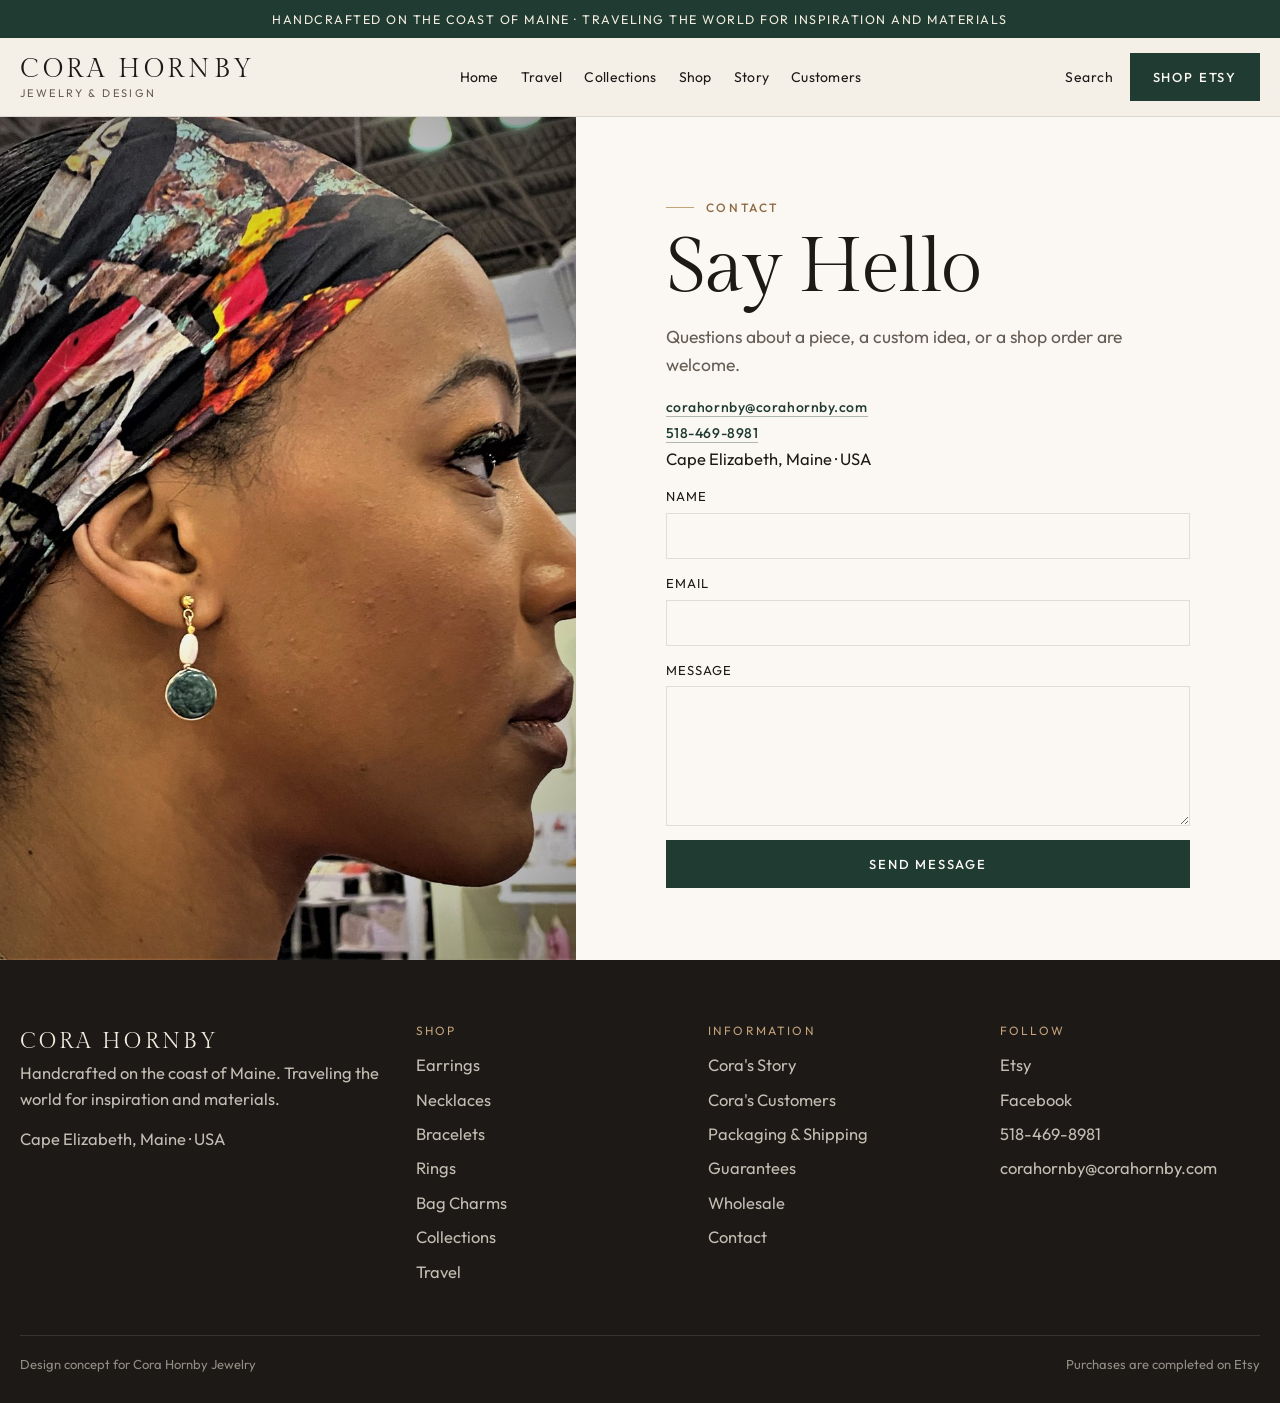
<file: contact.html>
<!DOCTYPE html>
<html lang="en">
<head>
  <meta charset="utf-8">
  <meta name="viewport" content="width=device-width, initial-scale=1">
  <title>Contact | Cora Hornby Jewelry</title>
  <meta name="description" content="Contact Cora Hornby Jewelry in Cape Elizabeth, Maine.">
  <link rel="preconnect" href="https://fonts.googleapis.com">
  <link rel="preconnect" href="https://fonts.gstatic.com" crossorigin>
  <link href="https://fonts.googleapis.com/css2?family=Gilda+Display&family=Outfit:wght@300;400;500;600&display=swap" rel="stylesheet">
  <link rel="stylesheet" href="css/styles.css">
  <link rel="icon" href="favicon.svg" type="image/svg+xml">
</head>
<body>
  <header class="site-header">
    <div class="announce">Handcrafted on the coast of Maine · Traveling the world for inspiration and materials</div>
    <div class="nav-bar">
      <a class="logo" href="index.html"><span class="logo-name">Cora Hornby</span><span class="logo-sub">Jewelry &amp; Design</span></a>
      <button class="nav-toggle" type="button" aria-label="Open menu" aria-expanded="false"><span></span><span></span><span></span></button>
      <div class="nav-panel">
        <nav class="nav" aria-label="Primary">
          <a href="index.html">Home</a>
          <a href="travel.html">Travel</a>
          <a href="collections.html">Collections</a>
          <a href="shop.html">Shop</a>
          <a href="about.html">Story</a>
          <a href="customers.html">Customers</a>
        </nav>
        <div class="nav-tools">
          <button class="search-btn" type="button" aria-expanded="false">Search</button>
          <a class="btn" href="https://www.etsy.com/shop/CoraHornbyJewelry" target="_blank" rel="noopener">Shop Etsy</a>
        </div>
      </div>
    </div>
    <div class="search-panel" hidden>
      <div class="search-inner">
        <label class="eyebrow" for="search-input">Search the collection</label>
        <input id="search-input" type="search" placeholder="Try jade, citrine, bracelet, pearl…">
        <div id="search-results" class="search-results"></div>
      </div>
    </div>
  </header>
  <main class="split-page">
    <img src="images/lifestyle/model.jpg" alt="Green stone earring worn in profile">
    <div class="split-copy">
      <p class="eyebrow">Contact</p>
      <h1>Say Hello</h1>
      <p class="lede">Questions about a piece, a custom idea, or a shop order are welcome.</p>
      <p><a class="text-link" href="mailto:corahornby@corahornby.com">corahornby@corahornby.com</a><br>
      <a class="text-link" href="tel:5184698981">518-469-8981</a><br>
      Cape Elizabeth, Maine · USA</p>
      <form class="form" data-form>
        <label>Name<input name="name" required></label>
        <label>Email<input type="email" name="email" required></label>
        <label>Message<textarea name="message" required></textarea></label>
        <button class="btn" type="submit">Send Message</button>
      </form>
      <div class="form-success" hidden>
        <h3>Message ready</h3>
        <p>This mock keeps the note here. A finished site would send it to corahornby@corahornby.com.</p>
      </div>
    </div>
  </main>
  <footer class="site-footer">
    <div class="wrap-wide footer-grid">
      <div>
        <div class="logo-name">Cora Hornby</div>
        <p>Handcrafted on the coast of Maine. Traveling the world for inspiration and materials.</p>
        <p>Cape Elizabeth, Maine · USA</p>
      </div>
      <div>
        <h3>Shop</h3>
        <ul>
          <li><a href="shop.html#earrings">Earrings</a></li>
          <li><a href="shop.html#necklaces">Necklaces</a></li>
          <li><a href="shop.html#bracelets">Bracelets</a></li>
          <li><a href="shop.html#rings">Rings</a></li>
          <li><a href="shop.html#charms">Bag Charms</a></li>
          <li><a href="collections.html">Collections</a></li>
          <li><a href="travel.html">Travel</a></li>
        </ul>
      </div>
      <div>
        <h3>Information</h3>
        <ul>
          <li><a href="about.html">Cora's Story</a></li>
          <li><a href="customers.html">Cora's Customers</a></li>
          <li><a href="shipping.html">Packaging &amp; Shipping</a></li>
          <li><a href="guarantees.html">Guarantees</a></li>
          <li><a href="wholesale.html">Wholesale</a></li>
          <li><a href="contact.html">Contact</a></li>
        </ul>
      </div>
      <div>
        <h3>Follow</h3>
        <ul>
          <li><a href="https://www.etsy.com/shop/CoraHornbyJewelry" target="_blank" rel="noopener">Etsy</a></li>
          <li><a href="https://www.facebook.com/corahornbyjewelry" target="_blank" rel="noopener">Facebook</a></li>
          <li><a href="tel:5184698981">518-469-8981</a></li>
          <li><a href="mailto:corahornby@corahornby.com">corahornby@corahornby.com</a></li>
        </ul>
      </div>
    </div>
    <div class="wrap-wide footer-base">
      <span>Design concept for Cora Hornby Jewelry</span>
      <span>Purchases are completed on Etsy</span>
    </div>
  </footer>
  <script src="js/site.js"></script>
</body>
</html>
</file>
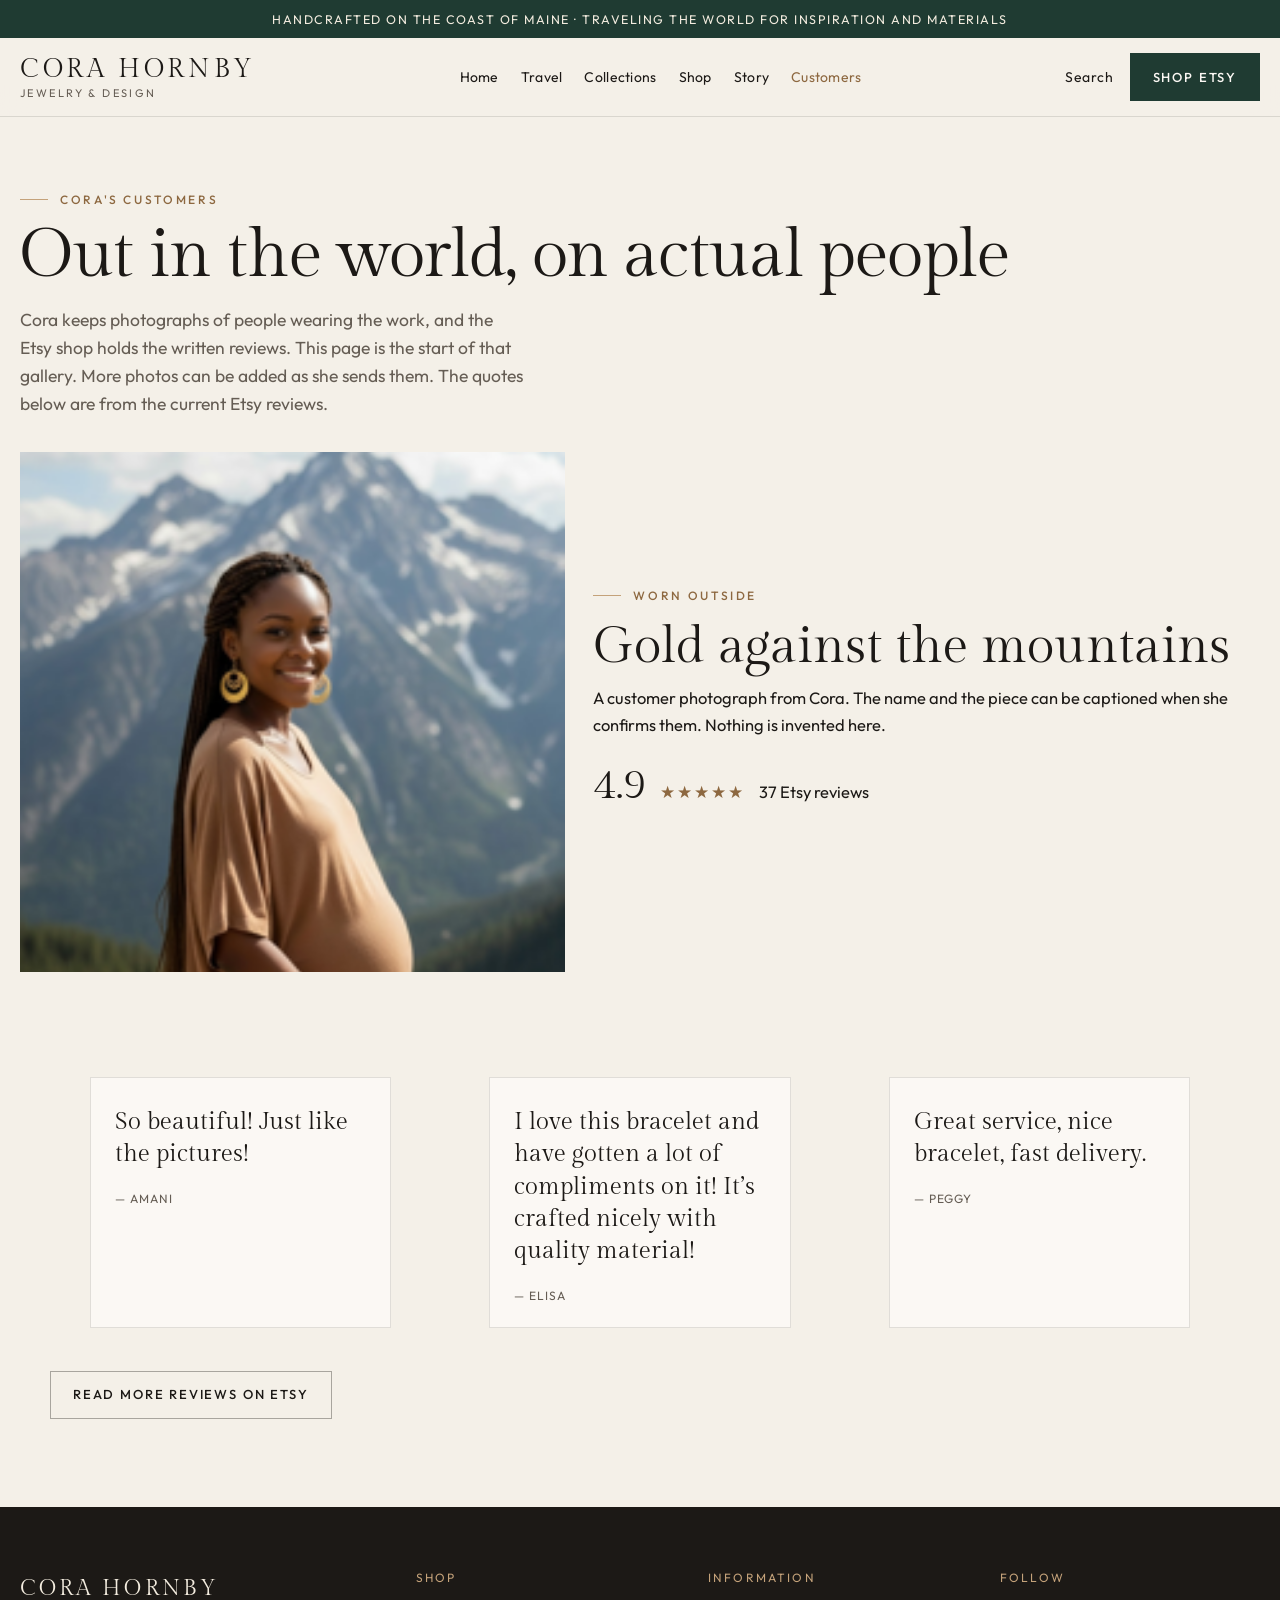
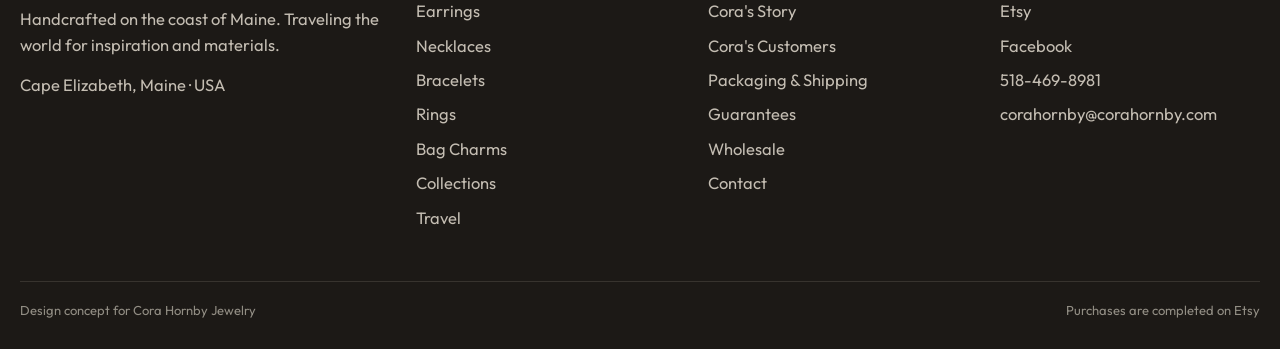
<file: customers.html>
<!DOCTYPE html>
<html lang="en">
<head>
  <meta charset="utf-8">
  <meta name="viewport" content="width=device-width, initial-scale=1">
  <title>Cora's Customers | Cora Hornby Jewelry</title>
  <meta name="description" content="Photos and words from people who wear Cora Hornby Jewelry.">
  <link rel="preconnect" href="https://fonts.googleapis.com">
  <link rel="preconnect" href="https://fonts.gstatic.com" crossorigin>
  <link href="https://fonts.googleapis.com/css2?family=Gilda+Display&family=Outfit:wght@300;400;500;600&display=swap" rel="stylesheet">
  <link rel="stylesheet" href="css/styles.css">
  <link rel="icon" href="favicon.svg" type="image/svg+xml">
</head>
<body>
  <header class="site-header">
    <div class="announce">Handcrafted on the coast of Maine · Traveling the world for inspiration and materials</div>
    <div class="nav-bar">
      <a class="logo" href="index.html"><span class="logo-name">Cora Hornby</span><span class="logo-sub">Jewelry &amp; Design</span></a>
      <button class="nav-toggle" type="button" aria-label="Open menu" aria-expanded="false"><span></span><span></span><span></span></button>
      <div class="nav-panel">
        <nav class="nav" aria-label="Primary">
          <a href="index.html">Home</a>
          <a href="travel.html">Travel</a>
          <a href="collections.html">Collections</a>
          <a href="shop.html">Shop</a>
          <a href="about.html">Story</a>
          <a href="customers.html" aria-current="page">Customers</a>
        </nav>
        <div class="nav-tools">
          <button class="search-btn" type="button" aria-expanded="false">Search</button>
          <a class="btn" href="https://www.etsy.com/shop/CoraHornbyJewelry" target="_blank" rel="noopener">Shop Etsy</a>
        </div>
      </div>
    </div>
    <div class="search-panel" hidden>
      <div class="search-inner">
        <label class="eyebrow" for="search-input">Search the collection</label>
        <input id="search-input" type="search" placeholder="Try jade, citrine, Greece, pearls…">
        <div id="search-results" class="search-results"></div>
      </div>
    </div>
  </header>
  <main>
    <div class="wrap-wide page-hero">
      <p class="eyebrow">Cora's customers</p>
      <h1>Out in the world, on actual people</h1>
      <p class="lede">Cora keeps photographs of people wearing the work, and the Etsy shop holds the written reviews. This page is the start of that gallery. More photos can be added as she sends them. The quotes below are from the current Etsy reviews.</p>
    </div>
    <section class="section" style="padding-top: 0;">
      <div class="wrap-wide customer-feature">
        <img src="images/vision/customer-mountains.png" alt="A customer wearing large gold earrings, standing in the mountains">
        <div>
          <p class="eyebrow">Worn outside</p>
          <h2>Gold against the mountains</h2>
          <p>A customer photograph from Cora. The name and the piece can be captioned when she confirms them. Nothing is invented here.</p>
          <div class="rating-row">
            <strong>4.9</strong>
            <span class="stars" aria-label="4.9 out of 5 stars">★★★★★</span>
            <span>37 Etsy reviews</span>
          </div>
        </div>
      </div>
    </section>
    <section class="section" style="padding-top: 0;">
      <div class="wrap">
        <div class="review-grid">
          <blockquote class="review">
            <q>So beautiful! Just like the pictures!</q>
            <cite>— Amani</cite>
          </blockquote>
          <blockquote class="review">
            <q>I love this bracelet and have gotten a lot of compliments on it! It’s crafted nicely with quality material!</q>
            <cite>— Elisa</cite>
          </blockquote>
          <blockquote class="review">
            <q>Great service, nice bracelet, fast delivery.</q>
            <cite>— Peggy</cite>
          </blockquote>
        </div>
        <div class="btn-row">
          <a class="btn btn-ghost" href="https://www.etsy.com/shop/CoraHornbyJewelry#reviews" target="_blank" rel="noopener">Read more reviews on Etsy</a>
        </div>
      </div>
    </section>
  </main>
  <footer class="site-footer">
    <div class="wrap-wide footer-grid">
      <div>
        <div class="logo-name">Cora Hornby</div>
        <p>Handcrafted on the coast of Maine. Traveling the world for inspiration and materials.</p>
        <p>Cape Elizabeth, Maine · USA</p>
      </div>
      <div>
        <h3>Shop</h3>
        <ul>
          <li><a href="shop.html#earrings">Earrings</a></li>
          <li><a href="shop.html#necklaces">Necklaces</a></li>
          <li><a href="shop.html#bracelets">Bracelets</a></li>
          <li><a href="shop.html#rings">Rings</a></li>
          <li><a href="shop.html#charms">Bag Charms</a></li>
          <li><a href="collections.html">Collections</a></li>
          <li><a href="travel.html">Travel</a></li>
        </ul>
      </div>
      <div>
        <h3>Information</h3>
        <ul>
          <li><a href="about.html">Cora's Story</a></li>
          <li><a href="customers.html">Cora's Customers</a></li>
          <li><a href="shipping.html">Packaging &amp; Shipping</a></li>
          <li><a href="guarantees.html">Guarantees</a></li>
          <li><a href="wholesale.html">Wholesale</a></li>
          <li><a href="contact.html">Contact</a></li>
        </ul>
      </div>
      <div>
        <h3>Follow</h3>
        <ul>
          <li><a href="https://www.etsy.com/shop/CoraHornbyJewelry" target="_blank" rel="noopener">Etsy</a></li>
          <li><a href="https://www.facebook.com/corahornbyjewelry" target="_blank" rel="noopener">Facebook</a></li>
          <li><a href="tel:5184698981">518-469-8981</a></li>
          <li><a href="mailto:corahornby@corahornby.com">corahornby@corahornby.com</a></li>
        </ul>
      </div>
    </div>
    <div class="wrap-wide footer-base">
      <span>Design concept for Cora Hornby Jewelry</span>
      <span>Purchases are completed on Etsy</span>
    </div>
  </footer>
  <script src="js/site.js"></script>
</body>
</html>
</file>
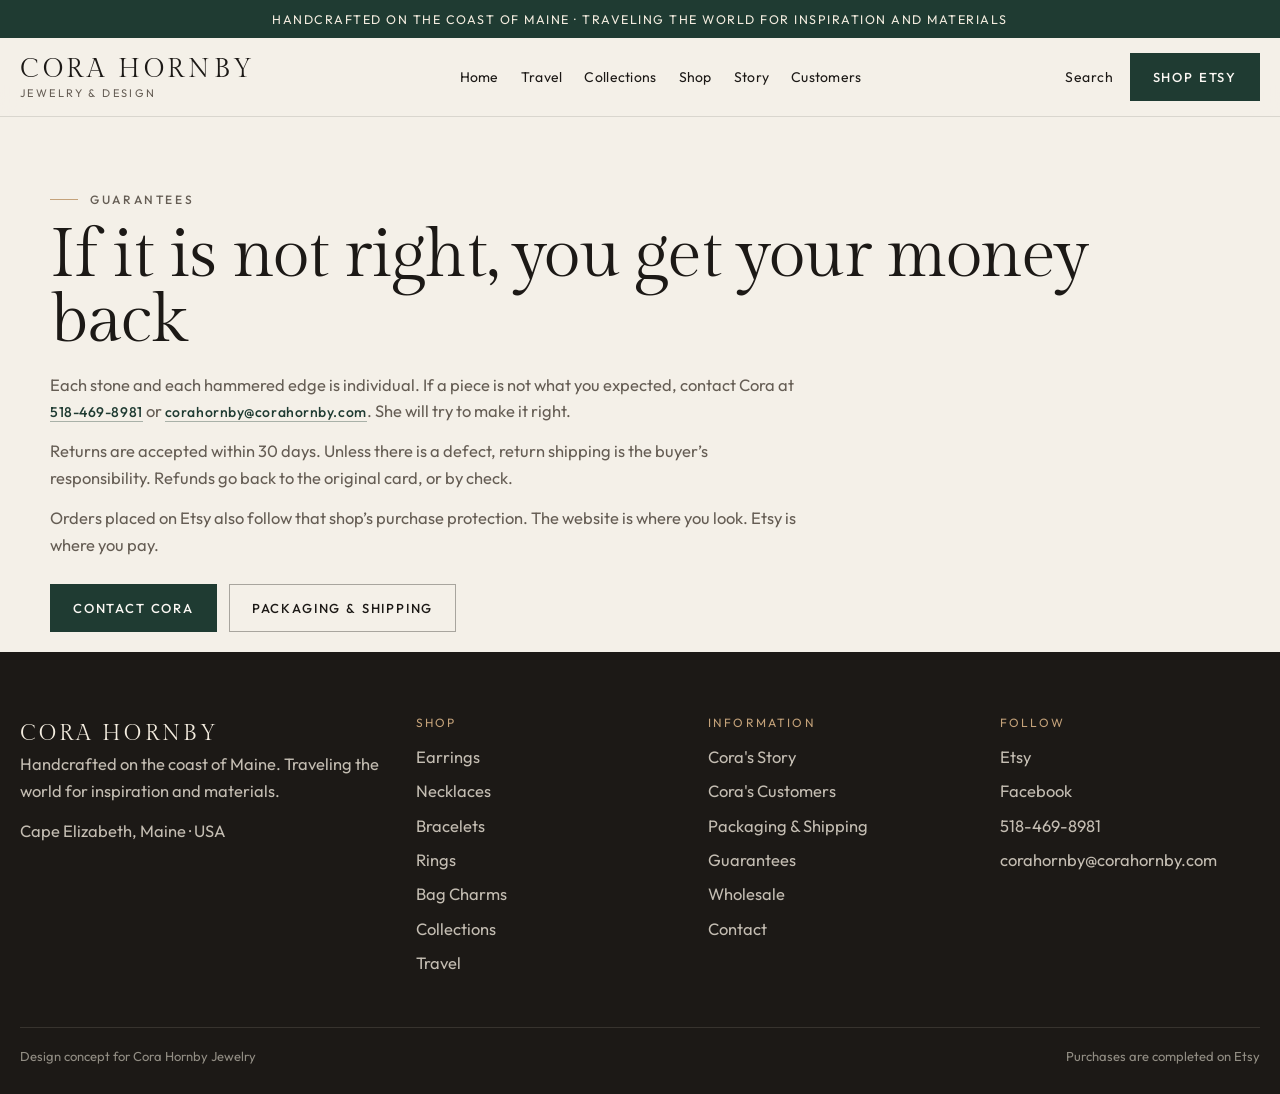
<file: guarantees.html>
<!DOCTYPE html>
<html lang="en">
<head>
  <meta charset="utf-8">
  <meta name="viewport" content="width=device-width, initial-scale=1">
  <title>Guarantees | Cora Hornby Jewelry</title>
  <meta name="description" content="Cora Hornby Jewelry money-back guarantee and 30-day returns.">
  <link rel="preconnect" href="https://fonts.googleapis.com">
  <link rel="preconnect" href="https://fonts.gstatic.com" crossorigin>
  <link href="https://fonts.googleapis.com/css2?family=Gilda+Display&family=Outfit:wght@300;400;500;600&display=swap" rel="stylesheet">
  <link rel="stylesheet" href="css/styles.css">
  <link rel="icon" href="favicon.svg" type="image/svg+xml">
</head>
<body>
  <header class="site-header">
    <div class="announce">Handcrafted on the coast of Maine · Traveling the world for inspiration and materials</div>
    <div class="nav-bar">
      <a class="logo" href="index.html"><span class="logo-name">Cora Hornby</span><span class="logo-sub">Jewelry &amp; Design</span></a>
      <button class="nav-toggle" type="button" aria-label="Open menu" aria-expanded="false"><span></span><span></span><span></span></button>
      <div class="nav-panel">
        <nav class="nav" aria-label="Primary">
          <a href="index.html">Home</a>
          <a href="travel.html">Travel</a>
          <a href="collections.html">Collections</a>
          <a href="shop.html">Shop</a>
          <a href="about.html">Story</a>
          <a href="customers.html">Customers</a>
        </nav>
        <div class="nav-tools">
          <button class="search-btn" type="button" aria-expanded="false">Search</button>
          <a class="btn" href="https://www.etsy.com/shop/CoraHornbyJewelry" target="_blank" rel="noopener">Shop Etsy</a>
        </div>
      </div>
    </div>
    <div class="search-panel" hidden>
      <div class="search-inner">
        <label class="eyebrow" for="search-input">Search the collection</label>
        <input id="search-input" type="search" placeholder="Try jade, citrine, Greece, pearls…">
        <div id="search-results" class="search-results"></div>
      </div>
    </div>
  </header>
  <main>
    <div class="wrap page-hero policy">
      <p class="eyebrow">Guarantees</p>
      <h1>If it is not right, you get your money back</h1>
      <p>Each stone and each hammered edge is individual. If a piece is not what you expected, contact Cora at <a class="text-link" href="tel:5184698981">518-469-8981</a> or <a class="text-link" href="mailto:corahornby@corahornby.com">corahornby@corahornby.com</a>. She will try to make it right.</p>
      <p>Returns are accepted within 30 days. Unless there is a defect, return shipping is the buyer’s responsibility. Refunds go back to the original card, or by check.</p>
      <p>Orders placed on Etsy also follow that shop’s purchase protection. The website is where you look. Etsy is where you pay.</p>
      <div class="btn-row">
        <a class="btn" href="contact.html">Contact Cora</a>
        <a class="btn btn-ghost" href="shipping.html">Packaging &amp; shipping</a>
      </div>
    </div>
  </main>
  <footer class="site-footer">
    <div class="wrap-wide footer-grid">
      <div>
        <div class="logo-name">Cora Hornby</div>
        <p>Handcrafted on the coast of Maine. Traveling the world for inspiration and materials.</p>
        <p>Cape Elizabeth, Maine · USA</p>
      </div>
      <div>
        <h3>Shop</h3>
        <ul>
          <li><a href="shop.html#earrings">Earrings</a></li>
          <li><a href="shop.html#necklaces">Necklaces</a></li>
          <li><a href="shop.html#bracelets">Bracelets</a></li>
          <li><a href="shop.html#rings">Rings</a></li>
          <li><a href="shop.html#charms">Bag Charms</a></li>
          <li><a href="collections.html">Collections</a></li>
          <li><a href="travel.html">Travel</a></li>
        </ul>
      </div>
      <div>
        <h3>Information</h3>
        <ul>
          <li><a href="about.html">Cora's Story</a></li>
          <li><a href="customers.html">Cora's Customers</a></li>
          <li><a href="shipping.html">Packaging &amp; Shipping</a></li>
          <li><a href="guarantees.html">Guarantees</a></li>
          <li><a href="wholesale.html">Wholesale</a></li>
          <li><a href="contact.html">Contact</a></li>
        </ul>
      </div>
      <div>
        <h3>Follow</h3>
        <ul>
          <li><a href="https://www.etsy.com/shop/CoraHornbyJewelry" target="_blank" rel="noopener">Etsy</a></li>
          <li><a href="https://www.facebook.com/corahornbyjewelry" target="_blank" rel="noopener">Facebook</a></li>
          <li><a href="tel:5184698981">518-469-8981</a></li>
          <li><a href="mailto:corahornby@corahornby.com">corahornby@corahornby.com</a></li>
        </ul>
      </div>
    </div>
    <div class="wrap-wide footer-base">
      <span>Design concept for Cora Hornby Jewelry</span>
      <span>Purchases are completed on Etsy</span>
    </div>
  </footer>
  <script src="js/site.js"></script>
</body>
</html>
</file>
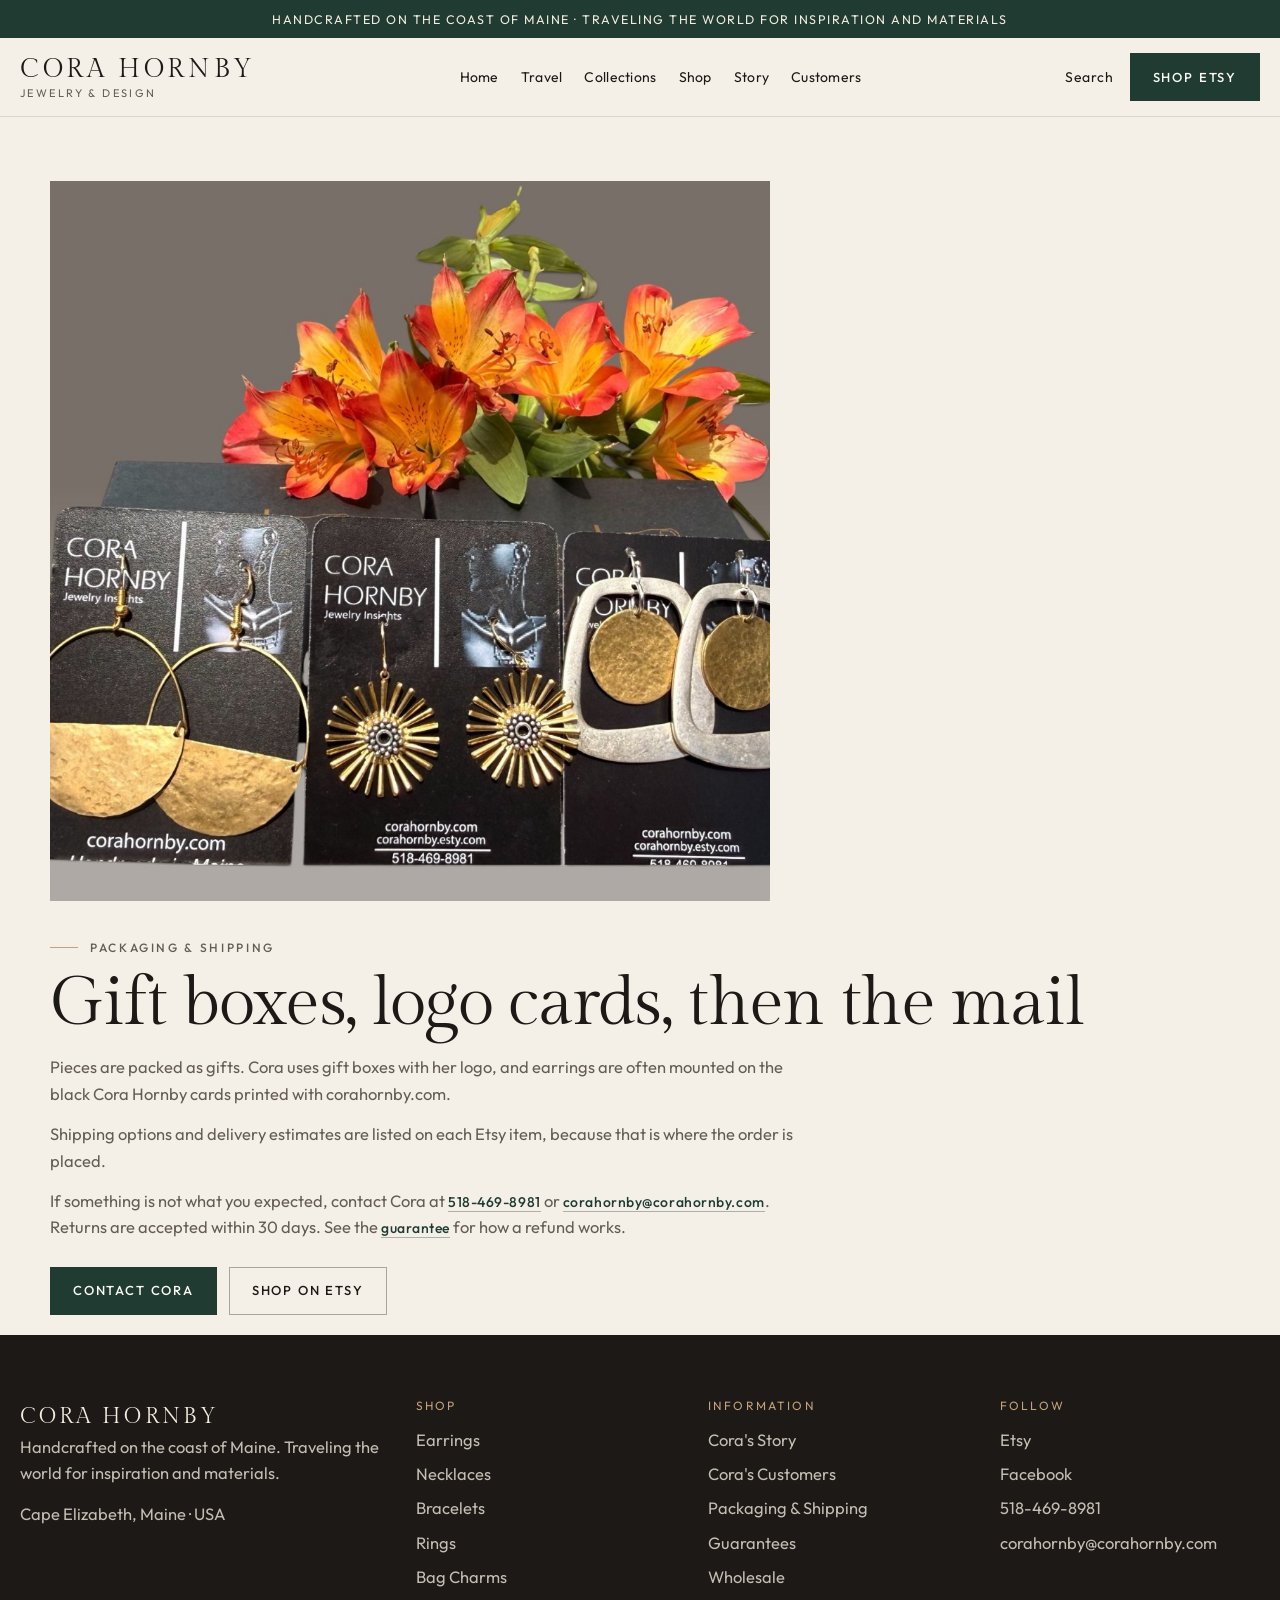
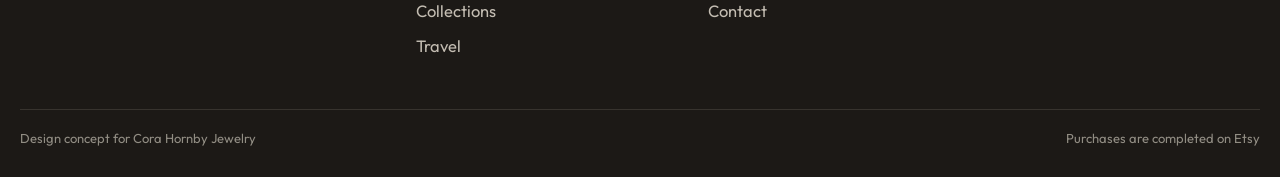
<file: shipping.html>
<!DOCTYPE html>
<html lang="en">
<head>
  <meta charset="utf-8">
  <meta name="viewport" content="width=device-width, initial-scale=1">
  <title>Shipping &amp; Returns | Cora Hornby Jewelry</title>
  <meta name="description" content="Shipping and returns for Cora Hornby Jewelry.">
  <link rel="preconnect" href="https://fonts.googleapis.com">
  <link rel="preconnect" href="https://fonts.gstatic.com" crossorigin>
  <link href="https://fonts.googleapis.com/css2?family=Gilda+Display&family=Outfit:wght@300;400;500;600&display=swap" rel="stylesheet">
  <link rel="stylesheet" href="css/styles.css">
  <link rel="icon" href="favicon.svg" type="image/svg+xml">
</head>
<body>
  <header class="site-header">
    <div class="announce">Handcrafted on the coast of Maine · Traveling the world for inspiration and materials</div>
    <div class="nav-bar">
      <a class="logo" href="index.html"><span class="logo-name">Cora Hornby</span><span class="logo-sub">Jewelry &amp; Design</span></a>
      <button class="nav-toggle" type="button" aria-label="Open menu" aria-expanded="false"><span></span><span></span><span></span></button>
      <div class="nav-panel">
        <nav class="nav" aria-label="Primary">
          <a href="index.html">Home</a>
          <a href="travel.html">Travel</a>
          <a href="collections.html">Collections</a>
          <a href="shop.html">Shop</a>
          <a href="about.html">Story</a>
          <a href="customers.html">Customers</a>
        </nav>
        <div class="nav-tools">
          <button class="search-btn" type="button" aria-expanded="false">Search</button>
          <a class="btn" href="https://www.etsy.com/shop/CoraHornbyJewelry" target="_blank" rel="noopener">Shop Etsy</a>
        </div>
      </div>
    </div>
    <div class="search-panel" hidden>
      <div class="search-inner">
        <label class="eyebrow" for="search-input">Search the collection</label>
        <input id="search-input" type="search" placeholder="Try jade, citrine, bracelet, pearl…">
        <div id="search-results" class="search-results"></div>
      </div>
    </div>
  </header>
  <main>
    <div class="wrap page-hero policy">
      <img src="images/vision/display-lilies.jpg" alt="Earrings mounted on black Cora Hornby logo cards" style="width: min(720px, 100%); margin-bottom: 28px;">
      <p class="eyebrow">Packaging &amp; shipping</p>
      <h1>Gift boxes, logo cards, then the mail</h1>
      <p>Pieces are packed as gifts. Cora uses gift boxes with her logo, and earrings are often mounted on the black Cora Hornby cards printed with corahornby.com.</p>
      <p>Shipping options and delivery estimates are listed on each Etsy item, because that is where the order is placed.</p>
      <p>If something is not what you expected, contact Cora at <a class="text-link" href="tel:5184698981">518-469-8981</a> or <a class="text-link" href="mailto:corahornby@corahornby.com">corahornby@corahornby.com</a>. Returns are accepted within 30 days. See the <a class="text-link" href="guarantees.html">guarantee</a> for how a refund works.</p>
      <div class="btn-row">
        <a class="btn" href="contact.html">Contact Cora</a>
        <a class="btn btn-ghost" href="https://www.etsy.com/shop/CoraHornbyJewelry" target="_blank" rel="noopener">Shop on Etsy</a>
      </div>
    </div>
  </main>
  <footer class="site-footer">
    <div class="wrap-wide footer-grid">
      <div>
        <div class="logo-name">Cora Hornby</div>
        <p>Handcrafted on the coast of Maine. Traveling the world for inspiration and materials.</p>
        <p>Cape Elizabeth, Maine · USA</p>
      </div>
      <div>
        <h3>Shop</h3>
        <ul>
          <li><a href="shop.html#earrings">Earrings</a></li>
          <li><a href="shop.html#necklaces">Necklaces</a></li>
          <li><a href="shop.html#bracelets">Bracelets</a></li>
          <li><a href="shop.html#rings">Rings</a></li>
          <li><a href="shop.html#charms">Bag Charms</a></li>
          <li><a href="collections.html">Collections</a></li>
          <li><a href="travel.html">Travel</a></li>
        </ul>
      </div>
      <div>
        <h3>Information</h3>
        <ul>
          <li><a href="about.html">Cora's Story</a></li>
          <li><a href="customers.html">Cora's Customers</a></li>
          <li><a href="shipping.html">Packaging &amp; Shipping</a></li>
          <li><a href="guarantees.html">Guarantees</a></li>
          <li><a href="wholesale.html">Wholesale</a></li>
          <li><a href="contact.html">Contact</a></li>
        </ul>
      </div>
      <div>
        <h3>Follow</h3>
        <ul>
          <li><a href="https://www.etsy.com/shop/CoraHornbyJewelry" target="_blank" rel="noopener">Etsy</a></li>
          <li><a href="https://www.facebook.com/corahornbyjewelry" target="_blank" rel="noopener">Facebook</a></li>
          <li><a href="tel:5184698981">518-469-8981</a></li>
          <li><a href="mailto:corahornby@corahornby.com">corahornby@corahornby.com</a></li>
        </ul>
      </div>
    </div>
    <div class="wrap-wide footer-base">
      <span>Design concept for Cora Hornby Jewelry</span>
      <span>Purchases are completed on Etsy</span>
    </div>
  </footer>
  <script src="js/site.js"></script>
</body>
</html>
</file>
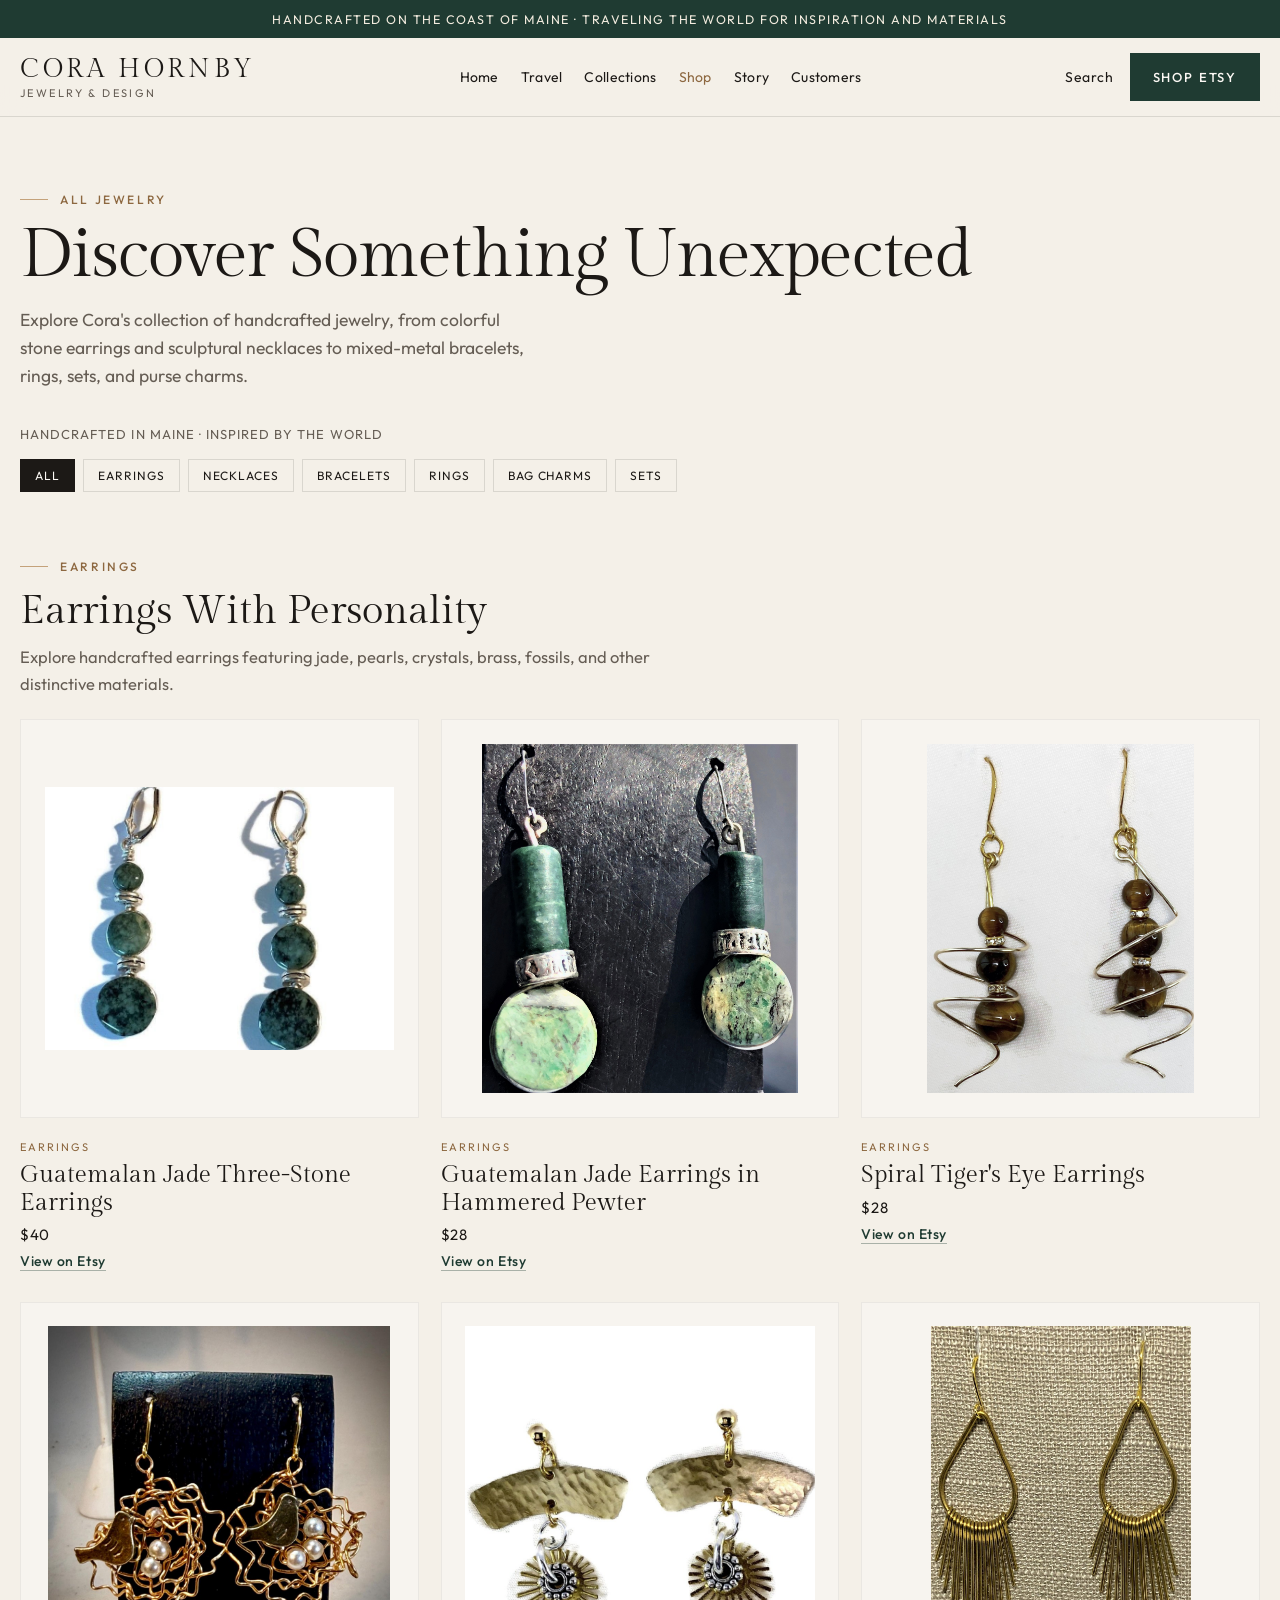
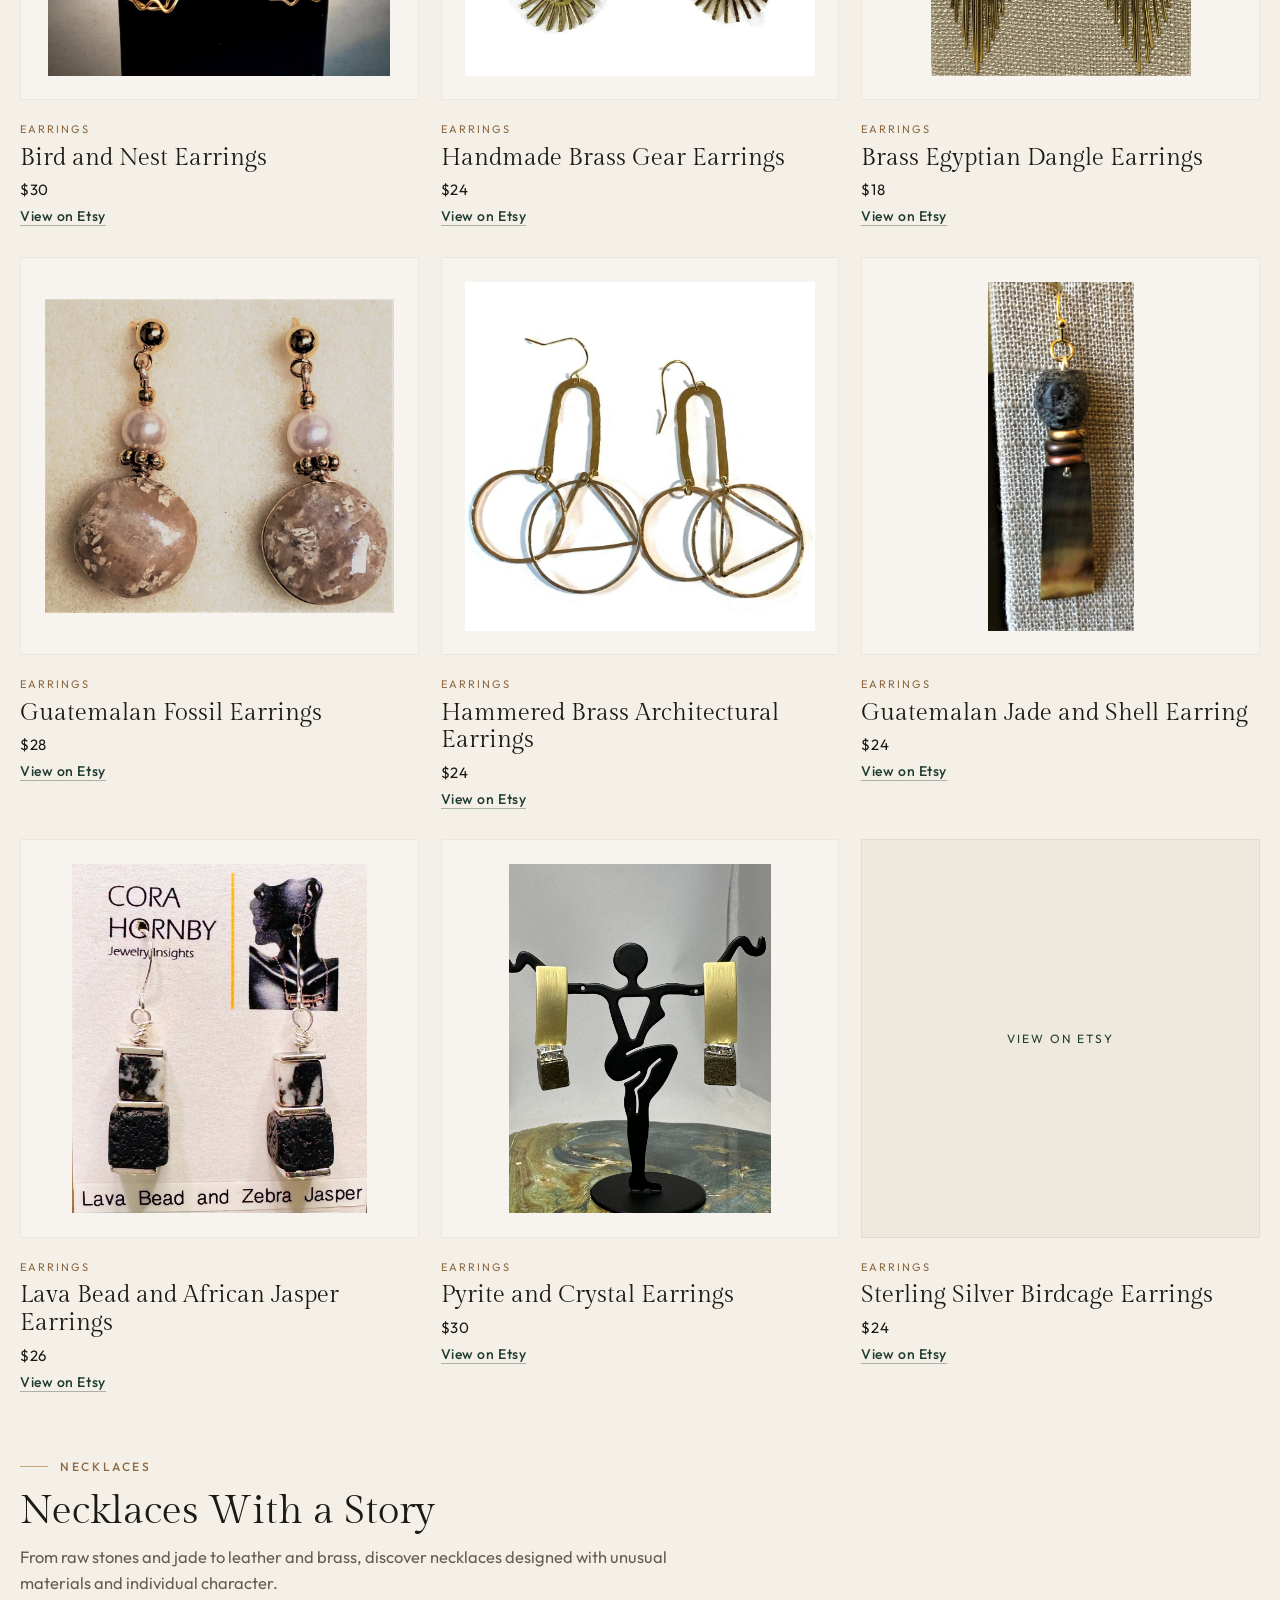
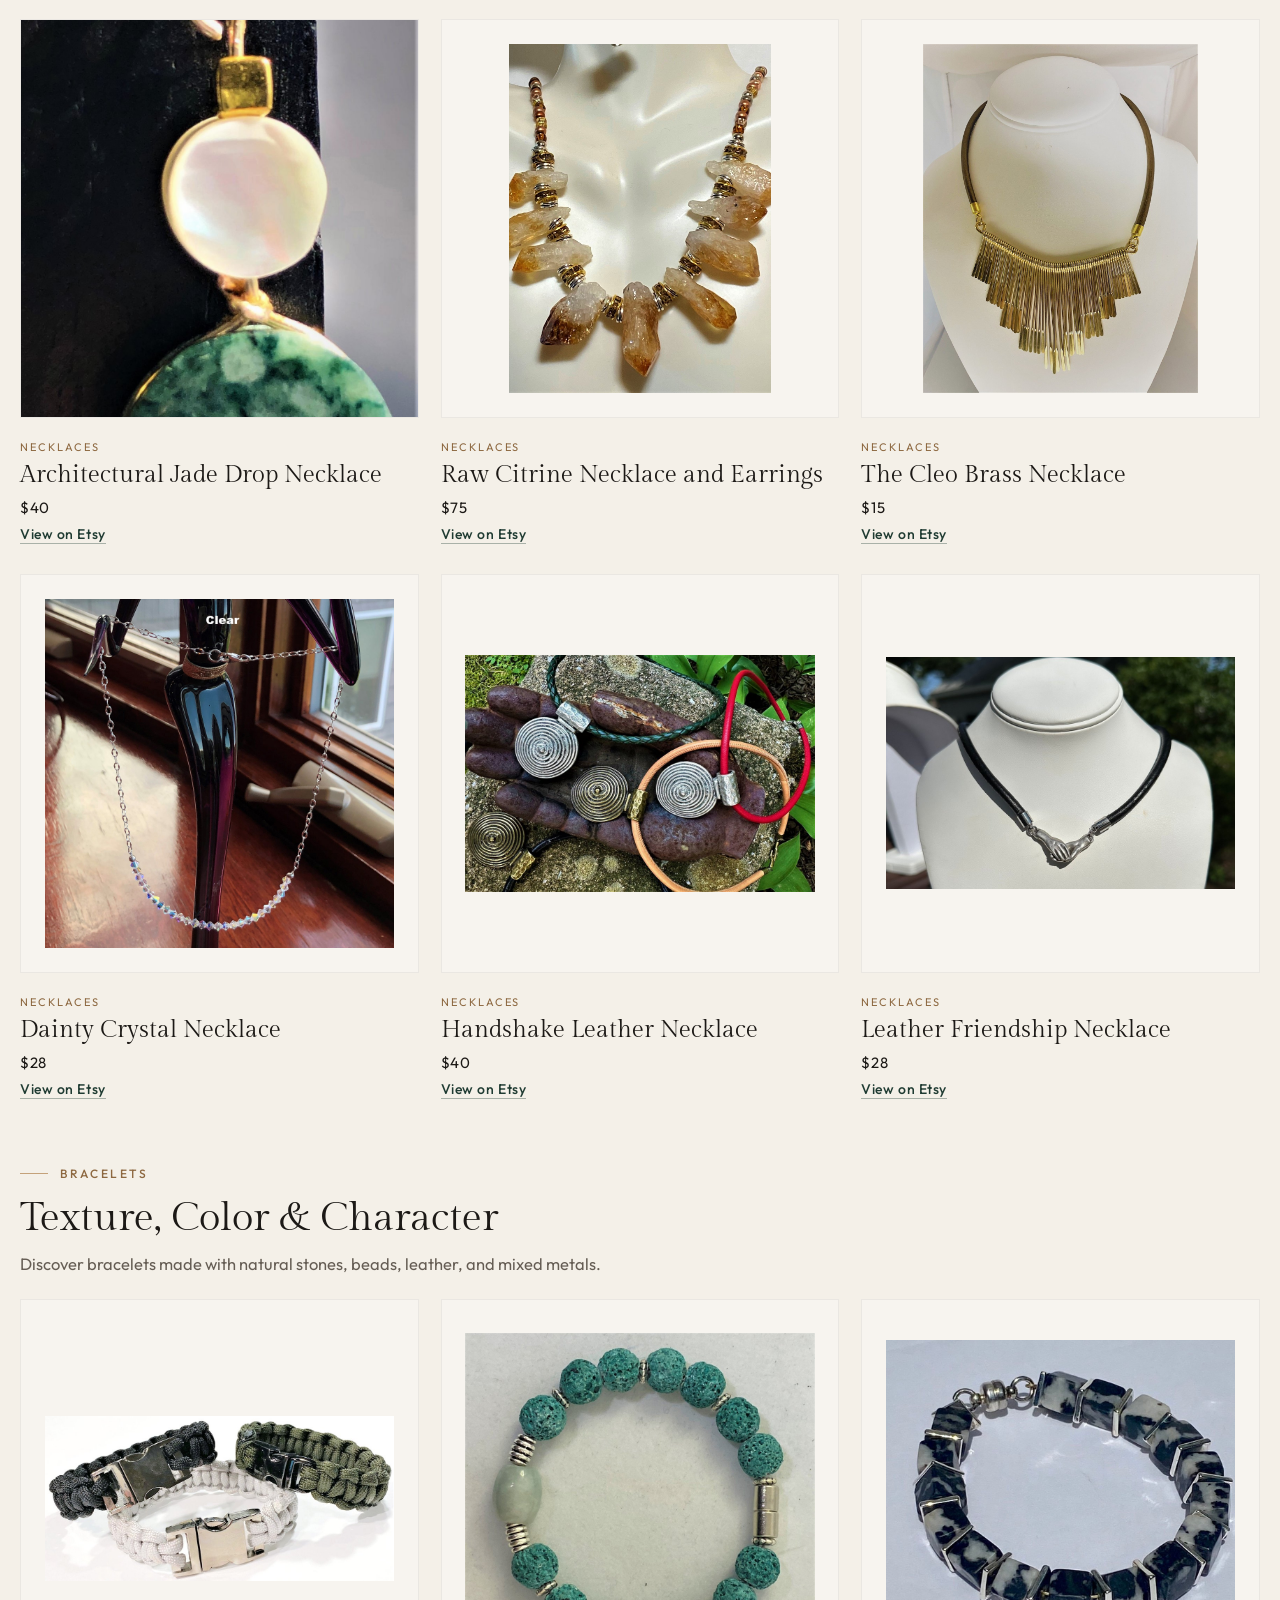
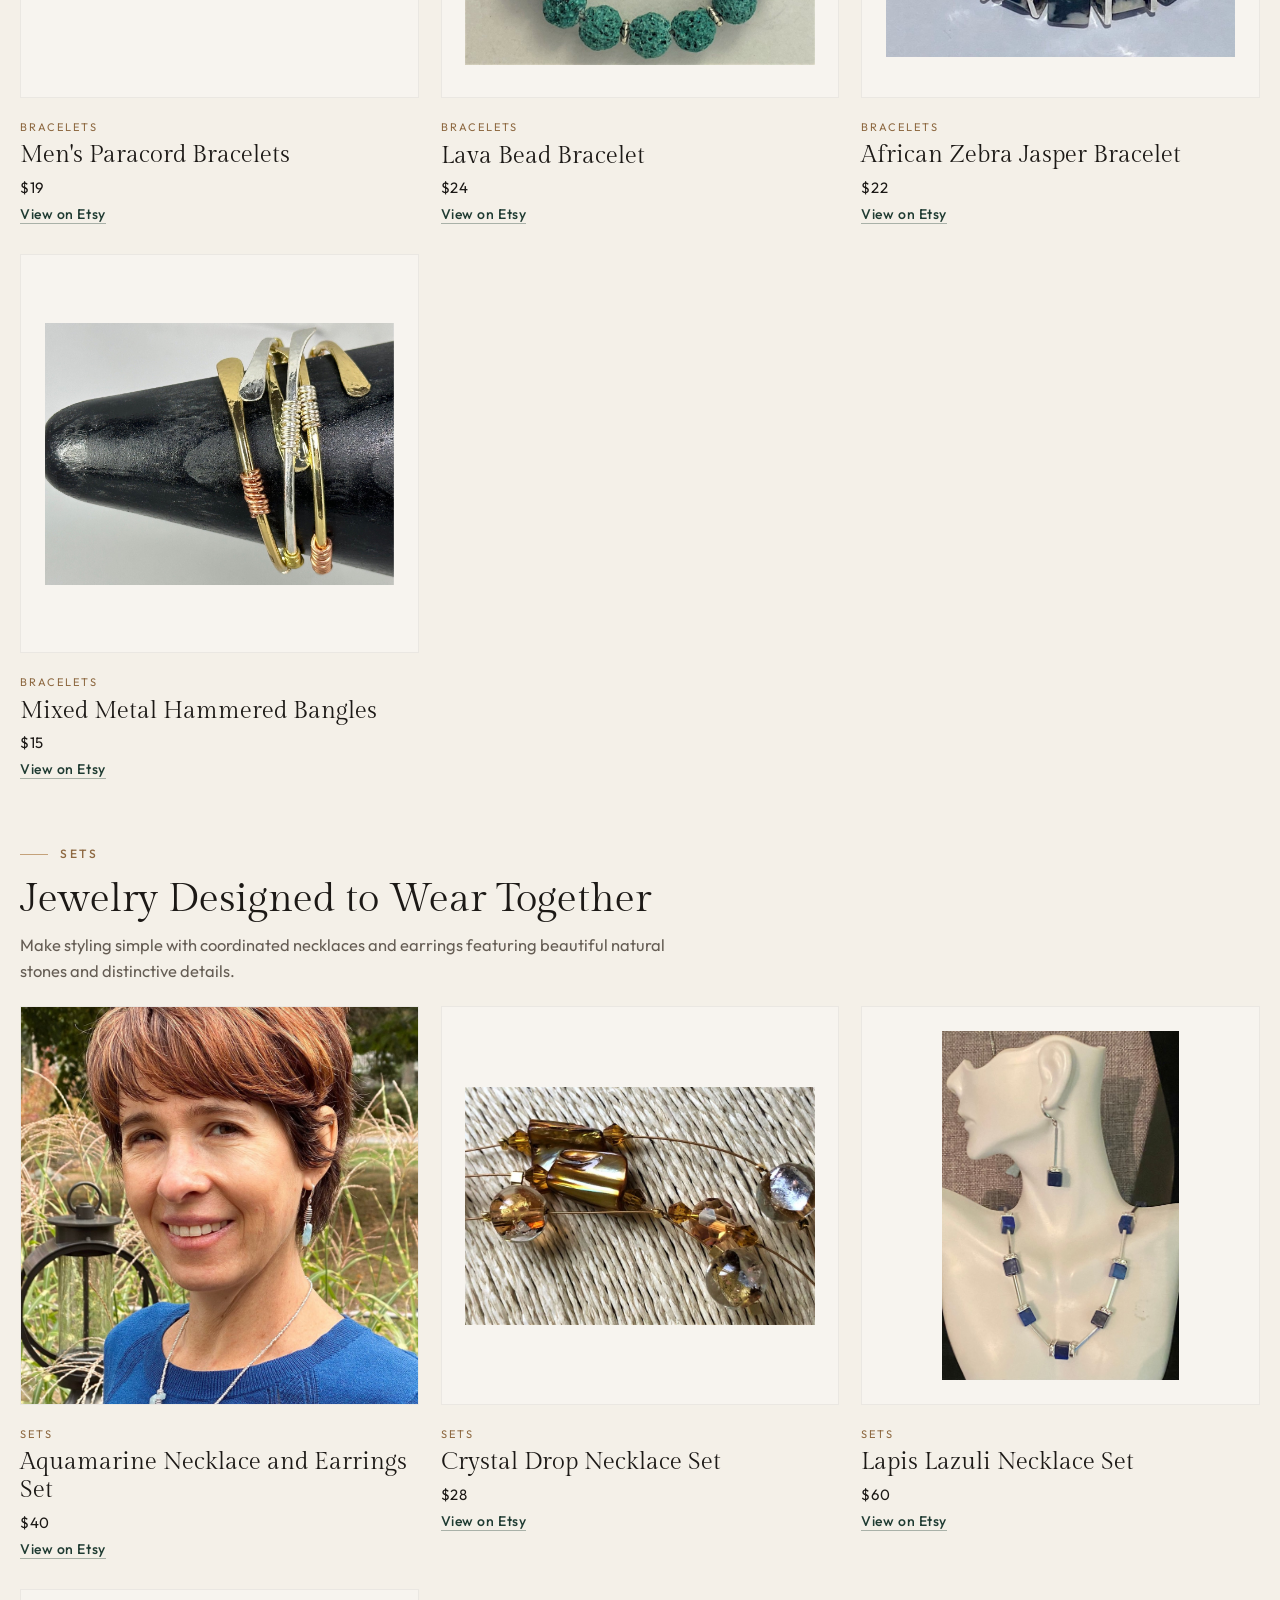
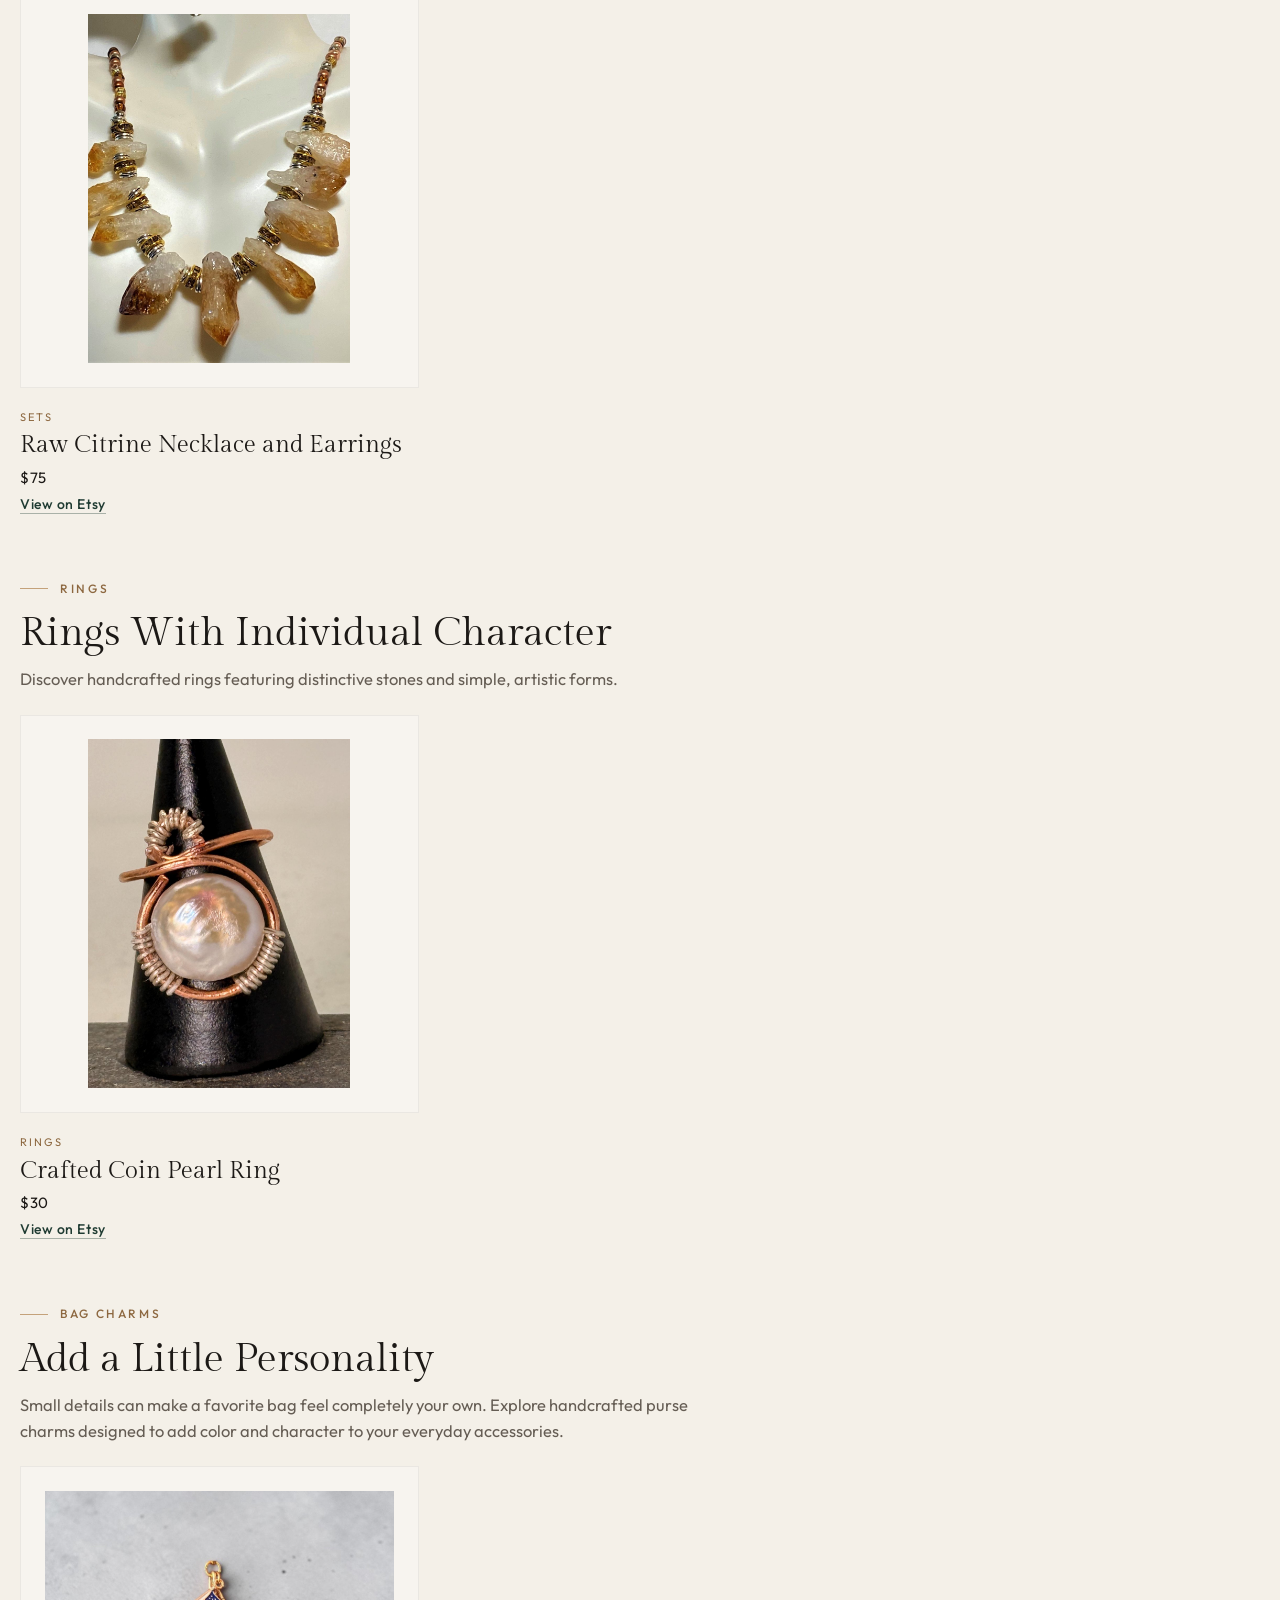
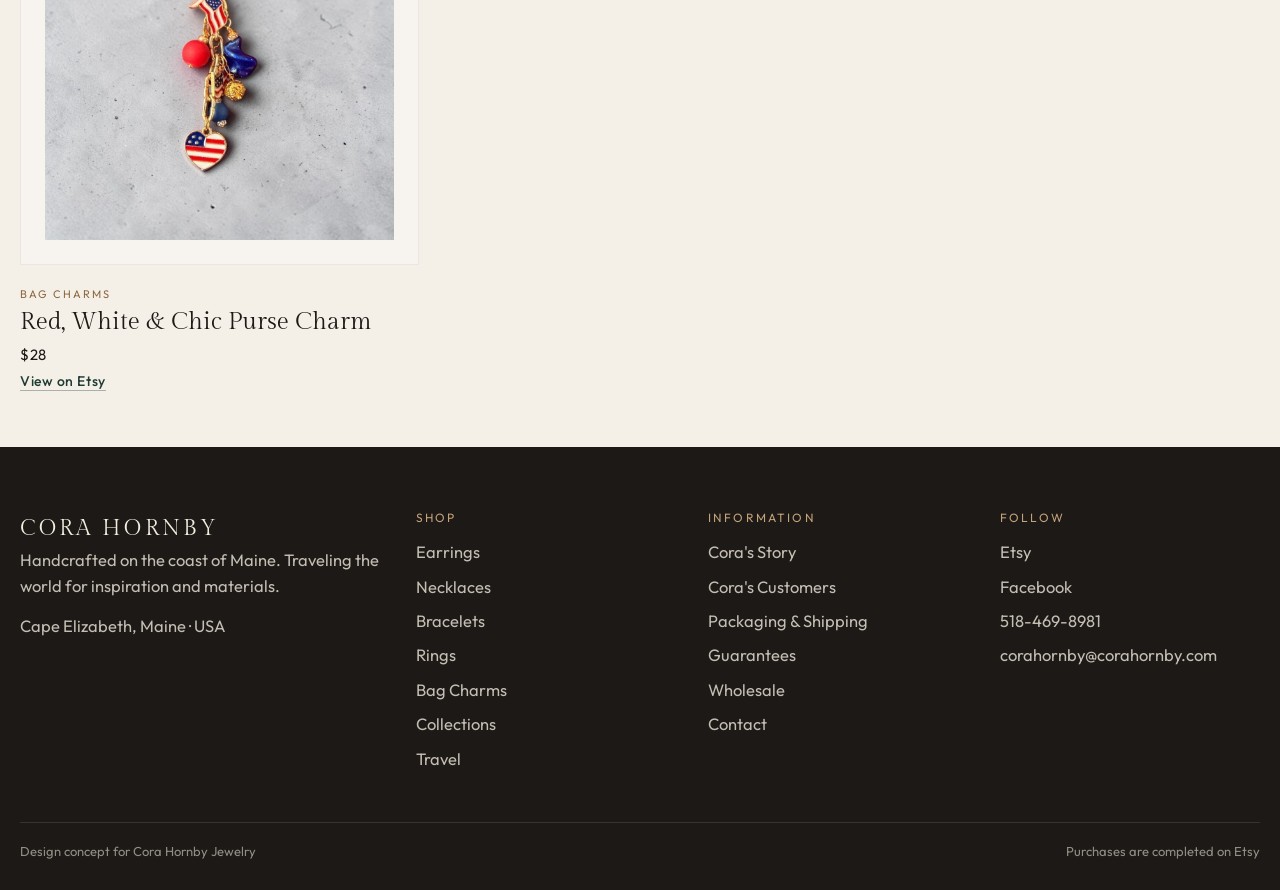
<file: shop.html>
<!DOCTYPE html>
<html lang="en">
<head>
  <meta charset="utf-8">
  <meta name="viewport" content="width=device-width, initial-scale=1">
  <title>Shop | Cora Hornby Jewelry</title>
  <meta name="description" content="Explore Cora Hornby's handcrafted earrings, necklaces, bracelets, rings, sets, and purse charms.">
  <link rel="preconnect" href="https://fonts.googleapis.com">
  <link rel="preconnect" href="https://fonts.gstatic.com" crossorigin>
  <link href="https://fonts.googleapis.com/css2?family=Gilda+Display&family=Outfit:wght@300;400;500;600&display=swap" rel="stylesheet">
  <link rel="stylesheet" href="css/styles.css">
  <link rel="icon" href="favicon.svg" type="image/svg+xml">
</head>
<body>
  <header class="site-header">
    <div class="announce">Handcrafted on the coast of Maine · Traveling the world for inspiration and materials</div>
    <div class="nav-bar">
      <a class="logo" href="index.html">
        <span class="logo-name">Cora Hornby</span>
        <span class="logo-sub">Jewelry &amp; Design</span>
      </a>
      <button class="nav-toggle" type="button" aria-label="Open menu" aria-expanded="false"><span></span><span></span><span></span></button>
      <div class="nav-panel">
        <nav class="nav" aria-label="Primary">
          <a href="index.html">Home</a>
          <a href="travel.html">Travel</a>
          <a href="collections.html">Collections</a>
          <a href="shop.html" aria-current="page">Shop</a>
          <a href="about.html">Story</a>
          <a href="customers.html">Customers</a>
        </nav>
        <div class="nav-tools">
          <button class="search-btn" type="button" aria-expanded="false">Search</button>
          <a class="btn" href="https://www.etsy.com/shop/CoraHornbyJewelry" target="_blank" rel="noopener">Shop Etsy</a>
        </div>
      </div>
    </div>
    <div class="search-panel" hidden>
      <div class="search-inner">
        <label class="eyebrow" for="search-input">Search the collection</label>
        <input id="search-input" type="search" placeholder="Try jade, citrine, bracelet, pearl…">
        <div id="search-results" class="search-results"></div>
      </div>
    </div>
  </header>

  <main>
    <div class="wrap-wide page-hero">
      <p class="eyebrow">All jewelry</p>
      <h1>Discover Something Unexpected</h1>
      <p class="lede">Explore Cora's collection of handcrafted jewelry, from colorful stone earrings and sculptural necklaces to mixed-metal bracelets, rings, sets, and purse charms.</p>
      <p class="hero-note">Handcrafted in Maine · Inspired by the World</p>
      <div class="filters" role="toolbar" aria-label="Filter by category">
        <button type="button" data-filter="all" aria-pressed="true">All</button>
        <button type="button" data-filter="earrings" aria-pressed="false">Earrings</button>
        <button type="button" data-filter="necklaces" aria-pressed="false">Necklaces</button>
        <button type="button" data-filter="bracelets" aria-pressed="false">Bracelets</button>
        <button type="button" data-filter="rings" aria-pressed="false">Rings</button>
        <button type="button" data-filter="charms" aria-pressed="false">Bag Charms</button>
        <button type="button" data-filter="sets" aria-pressed="false">Sets</button>
      </div>
    </div>

    <div class="wrap-wide">
      <section class="shop-group" id="earrings">
        <p class="eyebrow">Earrings</p>
        <h2>Earrings With Personality</h2>
        <p class="group-intro">Explore handcrafted earrings featuring jade, pearls, crystals, brass, fossils, and other distinctive materials.</p>
        <div class="product-grid">
          <article class="product-card" id="jade-three-stone" data-cat="earrings">
            <a class="product-photo" href="https://www.etsy.com/shop/CoraHornbyJewelry?search_query=Guatemalan%20Jade%20Three-Stone%20Earrings" target="_blank" rel="noopener"><img src="images/products/guatemalan-jade-three-stone-earrings.jpg" alt="Guatemalan jade three-stone earrings"></a>
            <div class="product-meta"><span class="product-cat">Earrings</span><h3>Guatemalan Jade Three-Stone Earrings</h3><div class="price">$40</div><a class="text-link" href="https://www.etsy.com/shop/CoraHornbyJewelry?search_query=Guatemalan%20Jade%20Three-Stone%20Earrings" target="_blank" rel="noopener">View on Etsy</a></div>
          </article>
          <article class="product-card" id="jade-pewter" data-cat="earrings">
            <a class="product-photo" href="https://www.etsy.com/shop/CoraHornbyJewelry?search_query=Guatemalan%20Jade%20Earrings%20Pewter" target="_blank" rel="noopener"><img src="images/products/guatemalan-jade-earrings.jpg" alt="Guatemalan jade earrings"></a>
            <div class="product-meta"><span class="product-cat">Earrings</span><h3>Guatemalan Jade Earrings in Hammered Pewter</h3><div class="price">$28</div><a class="text-link" href="https://www.etsy.com/shop/CoraHornbyJewelry?search_query=Guatemalan%20Jade%20Earrings%20Pewter" target="_blank" rel="noopener">View on Etsy</a></div>
          </article>
          <article class="product-card" id="tigers-eye" data-cat="earrings">
            <a class="product-photo" href="https://www.etsy.com/shop/CoraHornbyJewelry?search_query=Spiral%20Tiger%27s%20Eye%20Earrings" target="_blank" rel="noopener"><img src="images/products/spiral-tigers-eye-earrings.jpg" alt="Spiral tiger's eye earrings"></a>
            <div class="product-meta"><span class="product-cat">Earrings</span><h3>Spiral Tiger's Eye Earrings</h3><div class="price">$28</div><a class="text-link" href="https://www.etsy.com/shop/CoraHornbyJewelry?search_query=Spiral%20Tiger%27s%20Eye%20Earrings" target="_blank" rel="noopener">View on Etsy</a></div>
          </article>
          <article class="product-card" id="bird-nest" data-cat="earrings">
            <a class="product-photo" href="https://www.etsy.com/shop/CoraHornbyJewelry?search_query=Bird%20and%20Nest%20Earrings" target="_blank" rel="noopener"><img src="images/products/bird-and-nest-earrings.jpg" alt="Bird and nest earrings"></a>
            <div class="product-meta"><span class="product-cat">Earrings</span><h3>Bird and Nest Earrings</h3><div class="price">$30</div><a class="text-link" href="https://www.etsy.com/shop/CoraHornbyJewelry?search_query=Bird%20and%20Nest%20Earrings" target="_blank" rel="noopener">View on Etsy</a></div>
          </article>
          <article class="product-card" id="brass-gear" data-cat="earrings">
            <a class="product-photo" href="https://www.etsy.com/shop/CoraHornbyJewelry?search_query=Brass%20Gear%20Earrings" target="_blank" rel="noopener"><img src="images/products/brass-gear-earrings-mixed-metal-statement-jewelry.jpg" alt="Brass gear earrings"></a>
            <div class="product-meta"><span class="product-cat">Earrings</span><h3>Handmade Brass Gear Earrings</h3><div class="price">$24</div><a class="text-link" href="https://www.etsy.com/shop/CoraHornbyJewelry?search_query=Brass%20Gear%20Earrings" target="_blank" rel="noopener">View on Etsy</a></div>
          </article>
          <article class="product-card" id="egyptian" data-cat="earrings">
            <a class="product-photo" href="https://www.etsy.com/shop/CoraHornbyJewelry?search_query=Brass%20Egyptian%20Dangle%20Earrings" target="_blank" rel="noopener"><img src="images/products/brass-egyptian-dangle-earrings.jpg" alt="Brass Egyptian dangle earrings"></a>
            <div class="product-meta"><span class="product-cat">Earrings</span><h3>Brass Egyptian Dangle Earrings</h3><div class="price">$18</div><a class="text-link" href="https://www.etsy.com/shop/CoraHornbyJewelry?search_query=Brass%20Egyptian%20Dangle%20Earrings" target="_blank" rel="noopener">View on Etsy</a></div>
          </article>
          <article class="product-card" id="fossil" data-cat="earrings">
            <a class="product-photo" href="https://www.etsy.com/shop/CoraHornbyJewelry?search_query=Guatemalan%20Fossil%20Earrings" target="_blank" rel="noopener"><img src="images/products/guatemalan-fossil-and-pearl-earrings.jpg" alt="Guatemalan fossil earrings"></a>
            <div class="product-meta"><span class="product-cat">Earrings</span><h3>Guatemalan Fossil Earrings</h3><div class="price">$28</div><a class="text-link" href="https://www.etsy.com/shop/CoraHornbyJewelry?search_query=Guatemalan%20Fossil%20Earrings" target="_blank" rel="noopener">View on Etsy</a></div>
          </article>
          <article class="product-card" id="architectural-earrings" data-cat="earrings">
            <a class="product-photo" href="https://www.etsy.com/shop/CoraHornbyJewelry?search_query=Hammered%20Brass%20Architectural%20Earrings" target="_blank" rel="noopener"><img src="images/products/hammered-brass-architectural-earrings-geometric-dangles.jpg" alt="Hammered brass architectural earrings"></a>
            <div class="product-meta"><span class="product-cat">Earrings</span><h3>Hammered Brass Architectural Earrings</h3><div class="price">$24</div><a class="text-link" href="https://www.etsy.com/shop/CoraHornbyJewelry?search_query=Hammered%20Brass%20Architectural%20Earrings" target="_blank" rel="noopener">View on Etsy</a></div>
          </article>
          <article class="product-card" id="jade-shell" data-cat="earrings">
            <a class="product-photo" href="https://www.etsy.com/shop/CoraHornbyJewelry?search_query=Guatemalan%20Jade%20and%20Shell%20Earring" target="_blank" rel="noopener"><img src="images/products/chinese-jade-and-shell-earrings.jpg" alt="Jade and shell earring"></a>
            <div class="product-meta"><span class="product-cat">Earrings</span><h3>Guatemalan Jade and Shell Earring</h3><div class="price">$24</div><a class="text-link" href="https://www.etsy.com/shop/CoraHornbyJewelry?search_query=Guatemalan%20Jade%20and%20Shell%20Earring" target="_blank" rel="noopener">View on Etsy</a></div>
          </article>
          <article class="product-card" id="lava-jasper-earrings" data-cat="earrings">
            <a class="product-photo" href="https://www.etsy.com/shop/CoraHornbyJewelry?search_query=Lava%20Bead%20and%20African%20Jasper%20Earrings" target="_blank" rel="noopener"><img src="images/products/lava-bead-and-african-jasper-earrings.jpg" alt="Lava bead and African jasper earrings"></a>
            <div class="product-meta"><span class="product-cat">Earrings</span><h3>Lava Bead and African Jasper Earrings</h3><div class="price">$26</div><a class="text-link" href="https://www.etsy.com/shop/CoraHornbyJewelry?search_query=Lava%20Bead%20and%20African%20Jasper%20Earrings" target="_blank" rel="noopener">View on Etsy</a></div>
          </article>
          <article class="product-card" id="pyrite" data-cat="earrings">
            <a class="product-photo" href="https://www.etsy.com/shop/CoraHornbyJewelry?search_query=Pyrite%20and%20Crystal%20Earrings" target="_blank" rel="noopener"><img src="images/products/pyrite-and-crystal-earrings.jpg" alt="Pyrite and crystal earrings"></a>
            <div class="product-meta"><span class="product-cat">Earrings</span><h3>Pyrite and Crystal Earrings</h3><div class="price">$30</div><a class="text-link" href="https://www.etsy.com/shop/CoraHornbyJewelry?search_query=Pyrite%20and%20Crystal%20Earrings" target="_blank" rel="noopener">View on Etsy</a></div>
          </article>
          <article class="product-card" id="birdcage" data-cat="earrings">
            <a class="product-photo pending" href="https://www.etsy.com/shop/CoraHornbyJewelry?search_query=Sterling%20Silver%20Birdcage%20Earrings" target="_blank" rel="noopener">View on Etsy</a>
            <div class="product-meta"><span class="product-cat">Earrings</span><h3>Sterling Silver Birdcage Earrings</h3><div class="price">$24</div><a class="text-link" href="https://www.etsy.com/shop/CoraHornbyJewelry?search_query=Sterling%20Silver%20Birdcage%20Earrings" target="_blank" rel="noopener">View on Etsy</a></div>
          </article>
        </div>
      </section>

      <section class="shop-group" id="necklaces">
        <p class="eyebrow">Necklaces</p>
        <h2>Necklaces With a Story</h2>
        <p class="group-intro">From raw stones and jade to leather and brass, discover necklaces designed with unusual materials and individual character.</p>
        <div class="product-grid">
          <article class="product-card" id="jade-drop" data-cat="necklaces">
            <a class="product-photo cover" href="https://www.etsy.com/shop/CoraHornbyJewelry?search_query=Architectural%20Jade%20Drop%20Necklace" target="_blank" rel="noopener"><img src="images/lifestyle/jade-circle.jpg" alt="Jade drop"></a>
            <div class="product-meta"><span class="product-cat">Necklaces</span><h3>Architectural Jade Drop Necklace</h3><div class="price">$40</div><a class="text-link" href="https://www.etsy.com/shop/CoraHornbyJewelry?search_query=Architectural%20Jade%20Drop%20Necklace" target="_blank" rel="noopener">View on Etsy</a></div>
          </article>
          <article class="product-card" id="citrine-necklace" data-cat="necklaces">
            <a class="product-photo" href="https://www.etsy.com/shop/CoraHornbyJewelry?search_query=Raw%20Citrine%20Necklace" target="_blank" rel="noopener"><img src="images/products/citrine-necklace.jpg" alt="Raw citrine necklace"></a>
            <div class="product-meta"><span class="product-cat">Necklaces</span><h3>Raw Citrine Necklace and Earrings</h3><div class="price">$75</div><a class="text-link" href="https://www.etsy.com/shop/CoraHornbyJewelry?search_query=Raw%20Citrine%20Necklace" target="_blank" rel="noopener">View on Etsy</a></div>
          </article>
          <article class="product-card" id="cleo" data-cat="necklaces">
            <a class="product-photo" href="https://www.etsy.com/shop/CoraHornbyJewelry?search_query=The%20Cleo%20Brass%20Necklace" target="_blank" rel="noopener"><img src="images/products/the-cleo-brass-necklace.jpg" alt="The Cleo brass necklace"></a>
            <div class="product-meta"><span class="product-cat">Necklaces</span><h3>The Cleo Brass Necklace</h3><div class="price">$15</div><a class="text-link" href="https://www.etsy.com/shop/CoraHornbyJewelry?search_query=The%20Cleo%20Brass%20Necklace" target="_blank" rel="noopener">View on Etsy</a></div>
          </article>
          <article class="product-card" id="dainty-crystal" data-cat="necklaces">
            <a class="product-photo" href="https://www.etsy.com/shop/CoraHornbyJewelry?search_query=Dainty%20Crystal%20Necklace" target="_blank" rel="noopener"><img src="images/products/delicate-crystal-necklace.jpg" alt="Dainty crystal necklace"></a>
            <div class="product-meta"><span class="product-cat">Necklaces</span><h3>Dainty Crystal Necklace</h3><div class="price">$28</div><a class="text-link" href="https://www.etsy.com/shop/CoraHornbyJewelry?search_query=Dainty%20Crystal%20Necklace" target="_blank" rel="noopener">View on Etsy</a></div>
          </article>
          <article class="product-card" id="handshake" data-cat="necklaces">
            <a class="product-photo" href="https://www.etsy.com/shop/CoraHornbyJewelry?search_query=Handshake%20Leather%20Necklace" target="_blank" rel="noopener"><img src="images/products/medallion-handshake-leather-necklace.jpg" alt="Handshake leather necklace"></a>
            <div class="product-meta"><span class="product-cat">Necklaces</span><h3>Handshake Leather Necklace</h3><div class="price">$40</div><a class="text-link" href="https://www.etsy.com/shop/CoraHornbyJewelry?search_query=Handshake%20Leather%20Necklace" target="_blank" rel="noopener">View on Etsy</a></div>
          </article>
          <article class="product-card" id="friendship" data-cat="necklaces">
            <a class="product-photo" href="https://www.etsy.com/shop/CoraHornbyJewelry?search_query=Leather%20Friendship%20Necklace" target="_blank" rel="noopener"><img src="images/products/leather-friendship-necklace-interlocking-magnet-hands-clasp.jpg" alt="Leather friendship necklace"></a>
            <div class="product-meta"><span class="product-cat">Necklaces</span><h3>Leather Friendship Necklace</h3><div class="price">$28</div><a class="text-link" href="https://www.etsy.com/shop/CoraHornbyJewelry?search_query=Leather%20Friendship%20Necklace" target="_blank" rel="noopener">View on Etsy</a></div>
          </article>
        </div>
      </section>

      <section class="shop-group" id="bracelets">
        <p class="eyebrow">Bracelets</p>
        <h2>Texture, Color &amp; Character</h2>
        <p class="group-intro">Discover bracelets made with natural stones, beads, leather, and mixed metals.</p>
        <div class="product-grid">
          <article class="product-card" id="paracord" data-cat="bracelets">
            <a class="product-photo" href="https://www.etsy.com/shop/CoraHornbyJewelry?search_query=Men%27s%20Paracord%20Bracelets" target="_blank" rel="noopener"><img src="images/products/men-s-paracord-bracelets.jpg" alt="Paracord bracelets"></a>
            <div class="product-meta"><span class="product-cat">Bracelets</span><h3>Men's Paracord Bracelets</h3><div class="price">$19</div><a class="text-link" href="https://www.etsy.com/shop/CoraHornbyJewelry?search_query=Men%27s%20Paracord%20Bracelets" target="_blank" rel="noopener">View on Etsy</a></div>
          </article>
          <article class="product-card" id="lava-bracelet" data-cat="bracelets">
            <a class="product-photo" href="https://www.etsy.com/shop/CoraHornbyJewelry?search_query=Lava%20Bead%20Bracelet" target="_blank" rel="noopener"><img src="images/products/lava-bead-bracelet.jpg" alt="Lava bead bracelet"></a>
            <div class="product-meta"><span class="product-cat">Bracelets</span><h3>Lava Bead Bracelet</h3><div class="price">$24</div><a class="text-link" href="https://www.etsy.com/shop/CoraHornbyJewelry?search_query=Lava%20Bead%20Bracelet" target="_blank" rel="noopener">View on Etsy</a></div>
          </article>
          <article class="product-card" id="zebra" data-cat="bracelets">
            <a class="product-photo" href="https://www.etsy.com/shop/CoraHornbyJewelry?search_query=African%20Zebra%20Jasper%20Bracelet" target="_blank" rel="noopener"><img src="images/products/african-zebra-jasper-bracelet.jpg" alt="African zebra jasper bracelet"></a>
            <div class="product-meta"><span class="product-cat">Bracelets</span><h3>African Zebra Jasper Bracelet</h3><div class="price">$22</div><a class="text-link" href="https://www.etsy.com/shop/CoraHornbyJewelry?search_query=African%20Zebra%20Jasper%20Bracelet" target="_blank" rel="noopener">View on Etsy</a></div>
          </article>
          <article class="product-card" id="bangles" data-cat="bracelets">
            <a class="product-photo" href="https://www.etsy.com/shop/CoraHornbyJewelry?search_query=Mixed%20Metal%20Hammered%20Bangles" target="_blank" rel="noopener"><img src="images/products/mixed-metal-hammered-bangles.jpg" alt="Mixed metal hammered bangles"></a>
            <div class="product-meta"><span class="product-cat">Bracelets</span><h3>Mixed Metal Hammered Bangles</h3><div class="price">$15</div><a class="text-link" href="https://www.etsy.com/shop/CoraHornbyJewelry?search_query=Mixed%20Metal%20Hammered%20Bangles" target="_blank" rel="noopener">View on Etsy</a></div>
          </article>
        </div>
      </section>

      <section class="shop-group" id="sets">
        <p class="eyebrow">Sets</p>
        <h2>Jewelry Designed to Wear Together</h2>
        <p class="group-intro">Make styling simple with coordinated necklaces and earrings featuring beautiful natural stones and distinctive details.</p>
        <div class="product-grid">
          <article class="product-card" id="aquamarine" data-cat="sets">
            <a class="product-photo cover" href="https://www.etsy.com/shop/CoraHornbyJewelry?search_query=Aquamarine%20Necklace%20and%20Earrings%20Set" target="_blank" rel="noopener"><img src="images/products/aquamarine-necklace-and-earrings-set.jpg" alt="Aquamarine necklace and earrings set"></a>
            <div class="product-meta"><span class="product-cat">Sets</span><h3>Aquamarine Necklace and Earrings Set</h3><div class="price">$40</div><a class="text-link" href="https://www.etsy.com/shop/CoraHornbyJewelry?search_query=Aquamarine%20Necklace%20and%20Earrings%20Set" target="_blank" rel="noopener">View on Etsy</a></div>
          </article>
          <article class="product-card" id="crystal-set" data-cat="sets">
            <a class="product-photo" href="https://www.etsy.com/shop/CoraHornbyJewelry?search_query=Crystal%20Drop%20Necklace%20Set" target="_blank" rel="noopener"><img src="images/products/tri-strand-crystal-illusion-necklace.jpg" alt="Crystal necklace"></a>
            <div class="product-meta"><span class="product-cat">Sets</span><h3>Crystal Drop Necklace Set</h3><div class="price">$28</div><a class="text-link" href="https://www.etsy.com/shop/CoraHornbyJewelry?search_query=Crystal%20Drop%20Necklace%20Set" target="_blank" rel="noopener">View on Etsy</a></div>
          </article>
          <article class="product-card" id="lapis" data-cat="sets">
            <a class="product-photo" href="https://www.etsy.com/shop/CoraHornbyJewelry?search_query=Lapis%20Lazuli%20Necklace%20Set" target="_blank" rel="noopener"><img src="images/products/lapis-lazuli-necklace-set.jpg" alt="Lapis lazuli necklace set"></a>
            <div class="product-meta"><span class="product-cat">Sets</span><h3>Lapis Lazuli Necklace Set</h3><div class="price">$60</div><a class="text-link" href="https://www.etsy.com/shop/CoraHornbyJewelry?search_query=Lapis%20Lazuli%20Necklace%20Set" target="_blank" rel="noopener">View on Etsy</a></div>
          </article>
          <article class="product-card" id="citrine" data-cat="sets">
            <a class="product-photo" href="https://www.etsy.com/shop/CoraHornbyJewelry?search_query=Raw%20Citrine%20Necklace%20and%20Earrings" target="_blank" rel="noopener"><img src="images/products/citrine-necklace.jpg" alt="Raw citrine necklace and earrings"></a>
            <div class="product-meta"><span class="product-cat">Sets</span><h3>Raw Citrine Necklace and Earrings</h3><div class="price">$75</div><a class="text-link" href="https://www.etsy.com/shop/CoraHornbyJewelry?search_query=Raw%20Citrine%20Necklace%20and%20Earrings" target="_blank" rel="noopener">View on Etsy</a></div>
          </article>
        </div>
      </section>

      <section class="shop-group" id="rings">
        <p class="eyebrow">Rings</p>
        <h2>Rings With Individual Character</h2>
        <p class="group-intro">Discover handcrafted rings featuring distinctive stones and simple, artistic forms.</p>
        <div class="product-grid">
          <article class="product-card" id="pearl-ring" data-cat="rings">
            <a class="product-photo" href="https://www.etsy.com/shop/CoraHornbyJewelry?search_query=Crafted%20Coin%20Pearl%20Ring" target="_blank" rel="noopener"><img src="images/products/crafted-coin-pearl-ring.jpg" alt="Crafted coin pearl ring"></a>
            <div class="product-meta"><span class="product-cat">Rings</span><h3>Crafted Coin Pearl Ring</h3><div class="price">$30</div><a class="text-link" href="https://www.etsy.com/shop/CoraHornbyJewelry?search_query=Crafted%20Coin%20Pearl%20Ring" target="_blank" rel="noopener">View on Etsy</a></div>
          </article>
        </div>
      </section>

      <section class="shop-group" id="charms">
        <p class="eyebrow">Bag charms</p>
        <h2>Add a Little Personality</h2>
        <p class="group-intro">Small details can make a favorite bag feel completely your own. Explore handcrafted purse charms designed to add color and character to your everyday accessories.</p>
        <div class="product-grid">
          <article class="product-card" id="purse-charm" data-cat="charms">
            <a class="product-photo" href="https://www.etsy.com/shop/CoraHornbyJewelry?search_query=Red%20White%20Chic%20Purse%20Charm" target="_blank" rel="noopener"><img src="images/products/red-white-chic-purse-charm.jpg" alt="Red, white, and chic purse charm"></a>
            <div class="product-meta"><span class="product-cat">Bag Charms</span><h3>Red, White &amp; Chic Purse Charm</h3><div class="price">$28</div><a class="text-link" href="https://www.etsy.com/shop/CoraHornbyJewelry?search_query=Red%20White%20Chic%20Purse%20Charm" target="_blank" rel="noopener">View on Etsy</a></div>
          </article>
        </div>
      </section>
    </div>
  </main>

  <footer class="site-footer">
    <div class="wrap-wide footer-grid">
      <div>
        <div class="logo-name">Cora Hornby</div>
        <p>Handcrafted on the coast of Maine. Traveling the world for inspiration and materials.</p>
        <p>Cape Elizabeth, Maine · USA</p>
      </div>
      <div>
        <h3>Shop</h3>
        <ul>
          <li><a href="shop.html#earrings">Earrings</a></li>
          <li><a href="shop.html#necklaces">Necklaces</a></li>
          <li><a href="shop.html#bracelets">Bracelets</a></li>
          <li><a href="shop.html#rings">Rings</a></li>
          <li><a href="shop.html#charms">Bag Charms</a></li>
          <li><a href="collections.html">Collections</a></li>
          <li><a href="travel.html">Travel</a></li>
        </ul>
      </div>
      <div>
        <h3>Information</h3>
        <ul>
          <li><a href="about.html">Cora's Story</a></li>
          <li><a href="customers.html">Cora's Customers</a></li>
          <li><a href="shipping.html">Packaging &amp; Shipping</a></li>
          <li><a href="guarantees.html">Guarantees</a></li>
          <li><a href="wholesale.html">Wholesale</a></li>
          <li><a href="contact.html">Contact</a></li>
        </ul>
      </div>
      <div>
        <h3>Follow</h3>
        <ul>
          <li><a href="https://www.etsy.com/shop/CoraHornbyJewelry" target="_blank" rel="noopener">Etsy</a></li>
          <li><a href="https://www.facebook.com/corahornbyjewelry" target="_blank" rel="noopener">Facebook</a></li>
          <li><a href="tel:5184698981">518-469-8981</a></li>
          <li><a href="mailto:corahornby@corahornby.com">corahornby@corahornby.com</a></li>
        </ul>
      </div>
    </div>
    <div class="wrap-wide footer-base">
      <span>Design concept for Cora Hornby Jewelry</span>
      <span>Purchases are completed on Etsy</span>
    </div>
  </footer>
  <script src="js/site.js"></script>
</body>
</html>
</file>
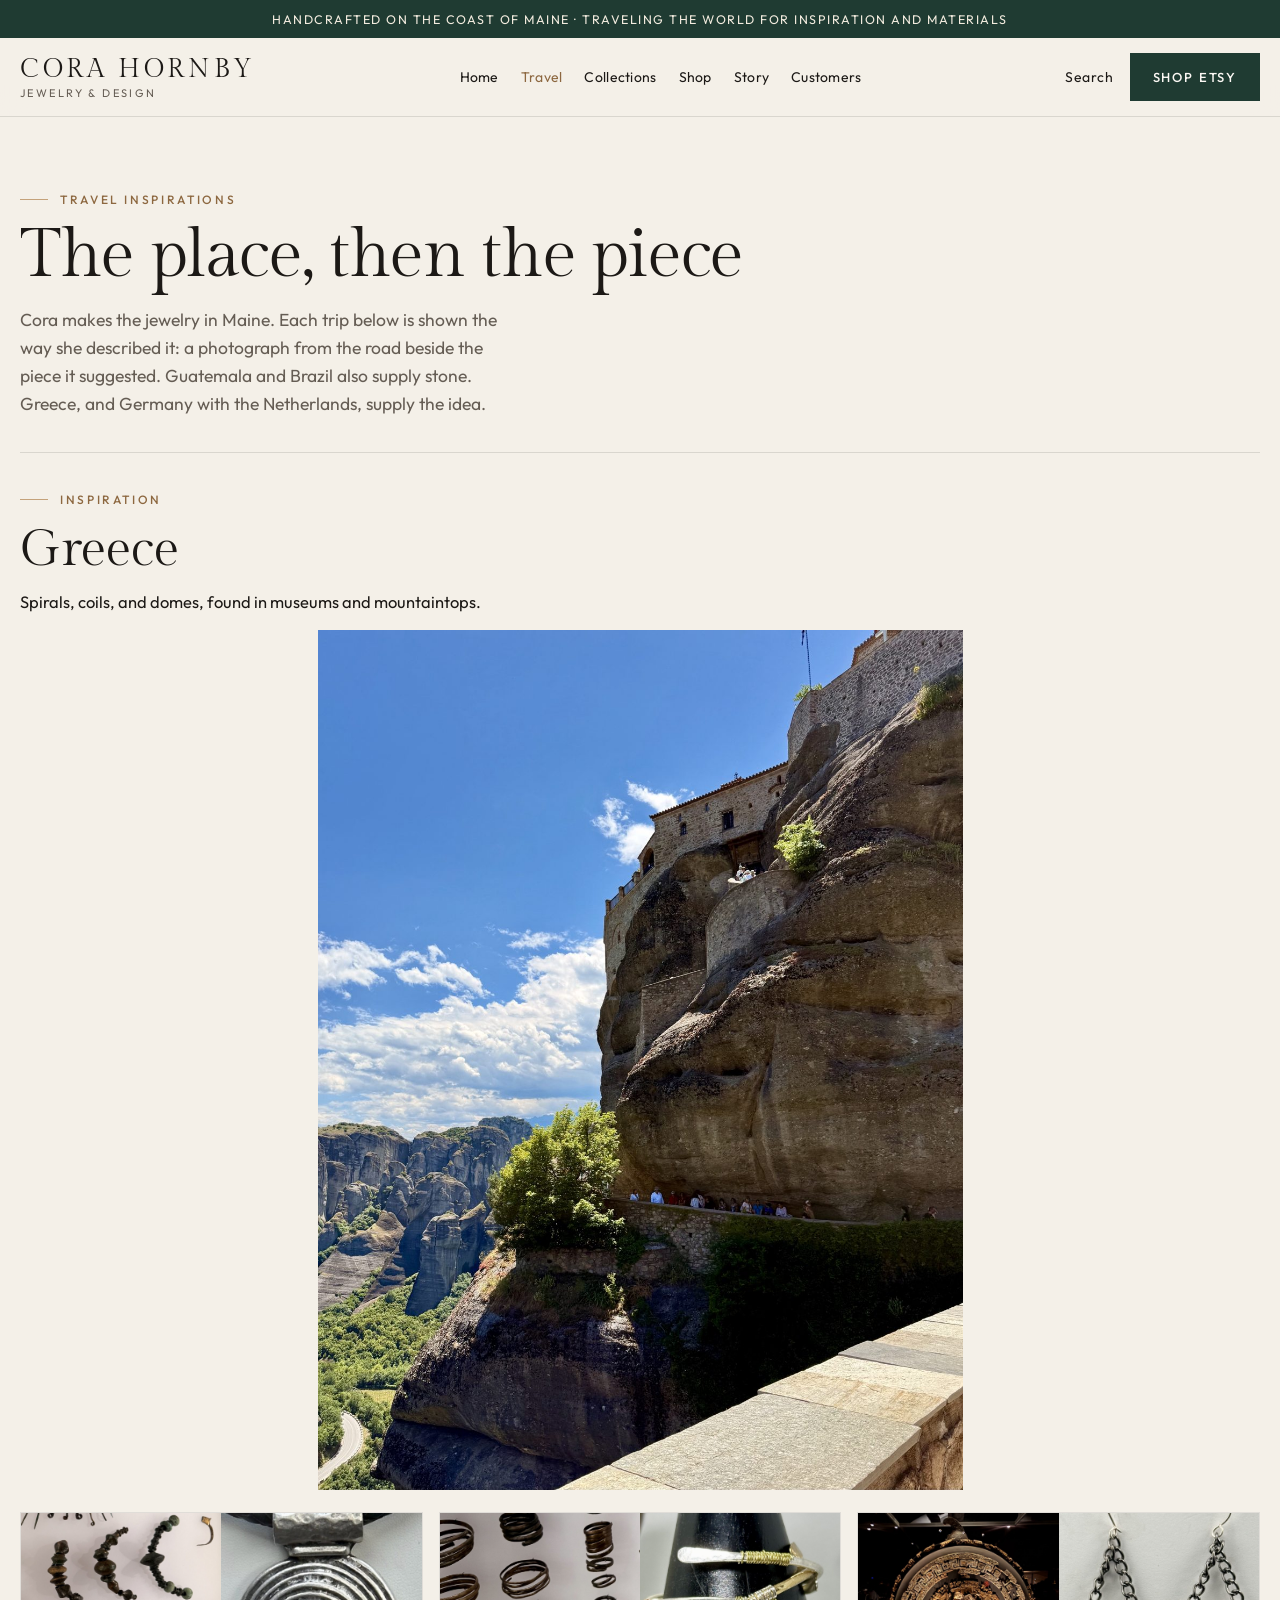
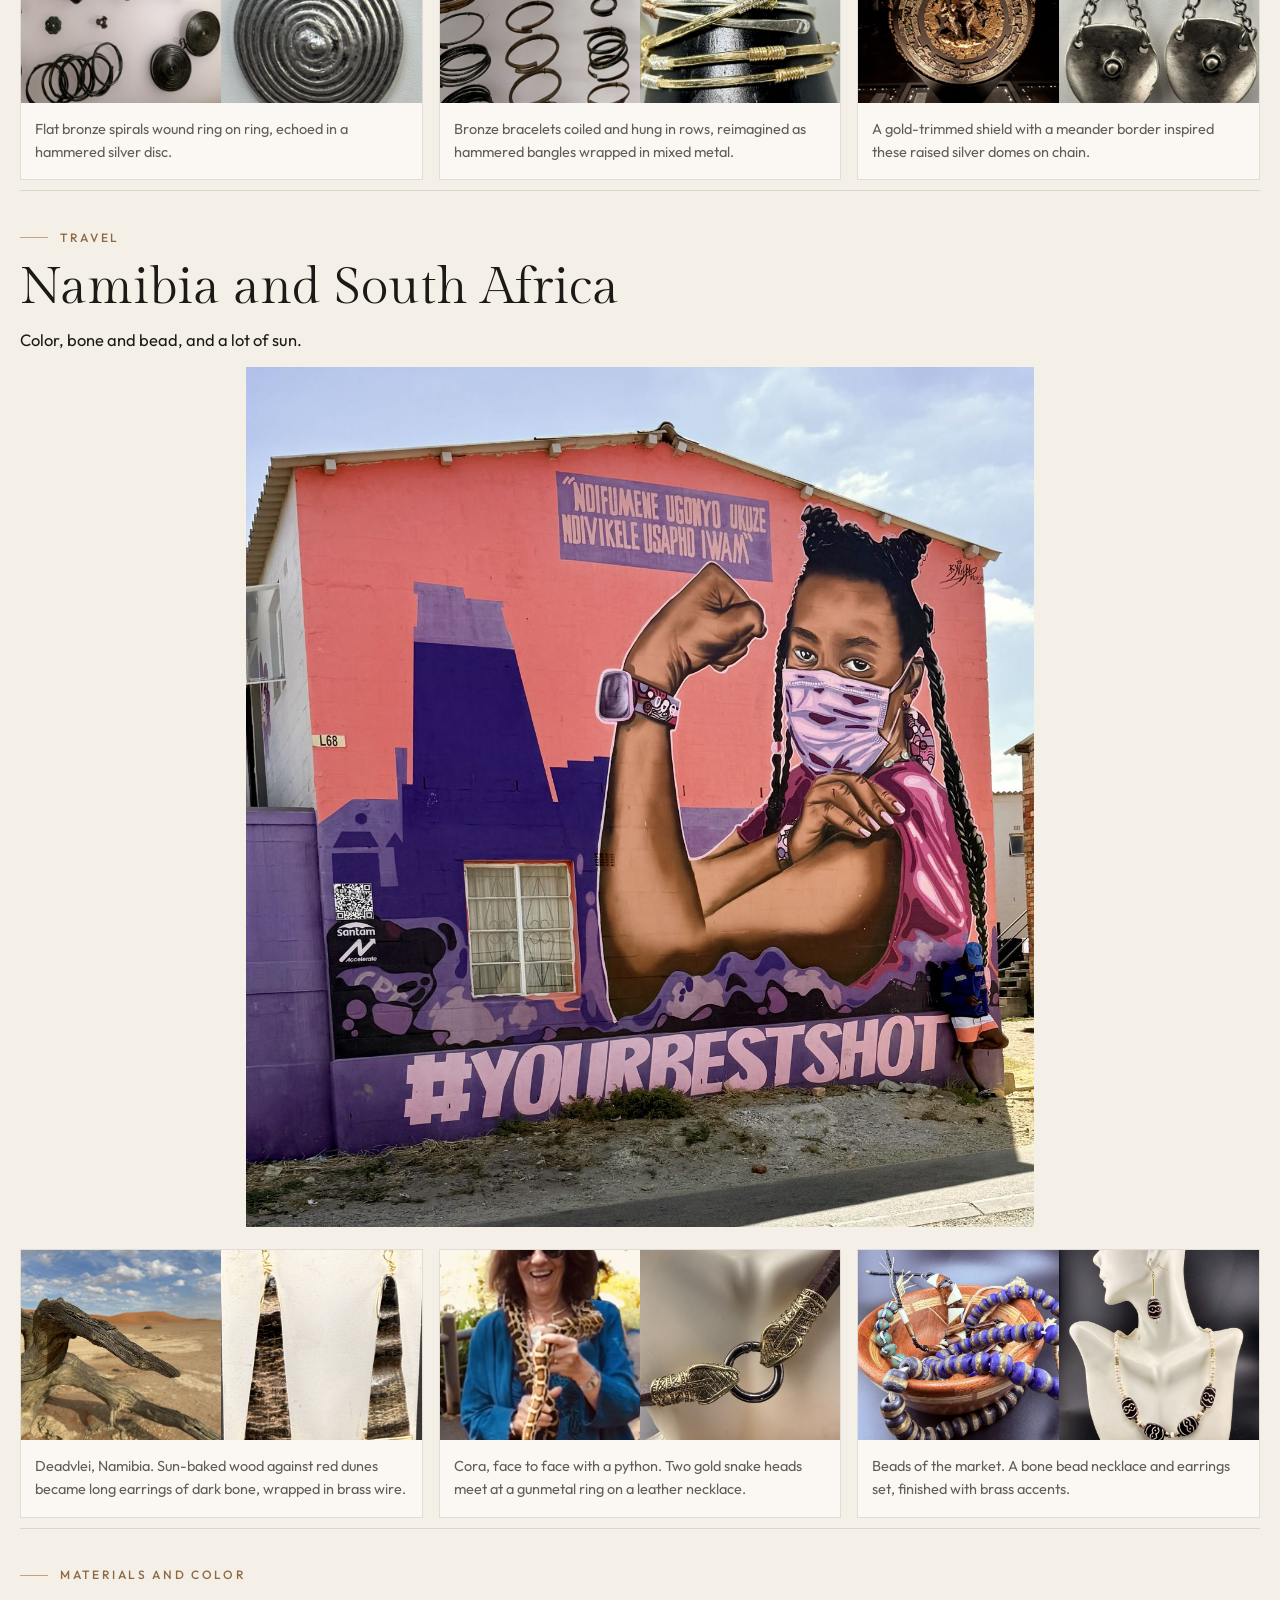
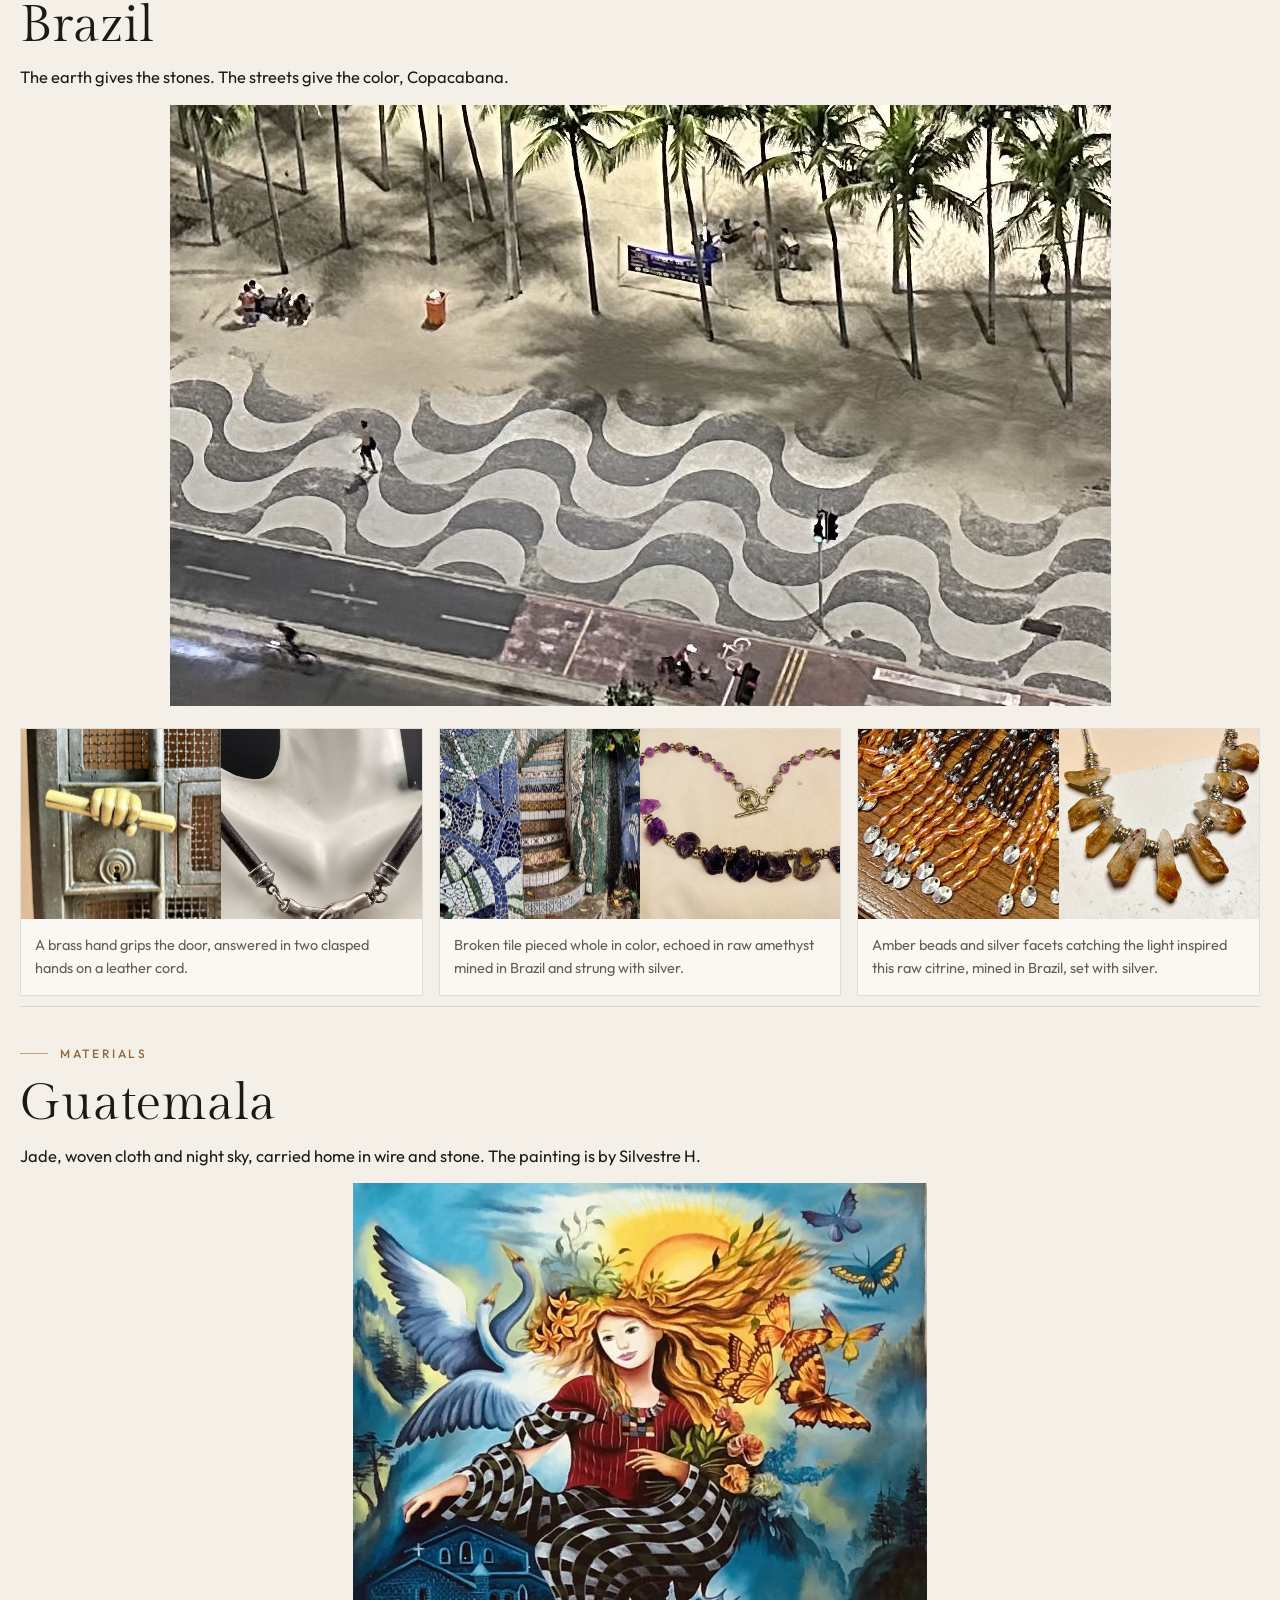
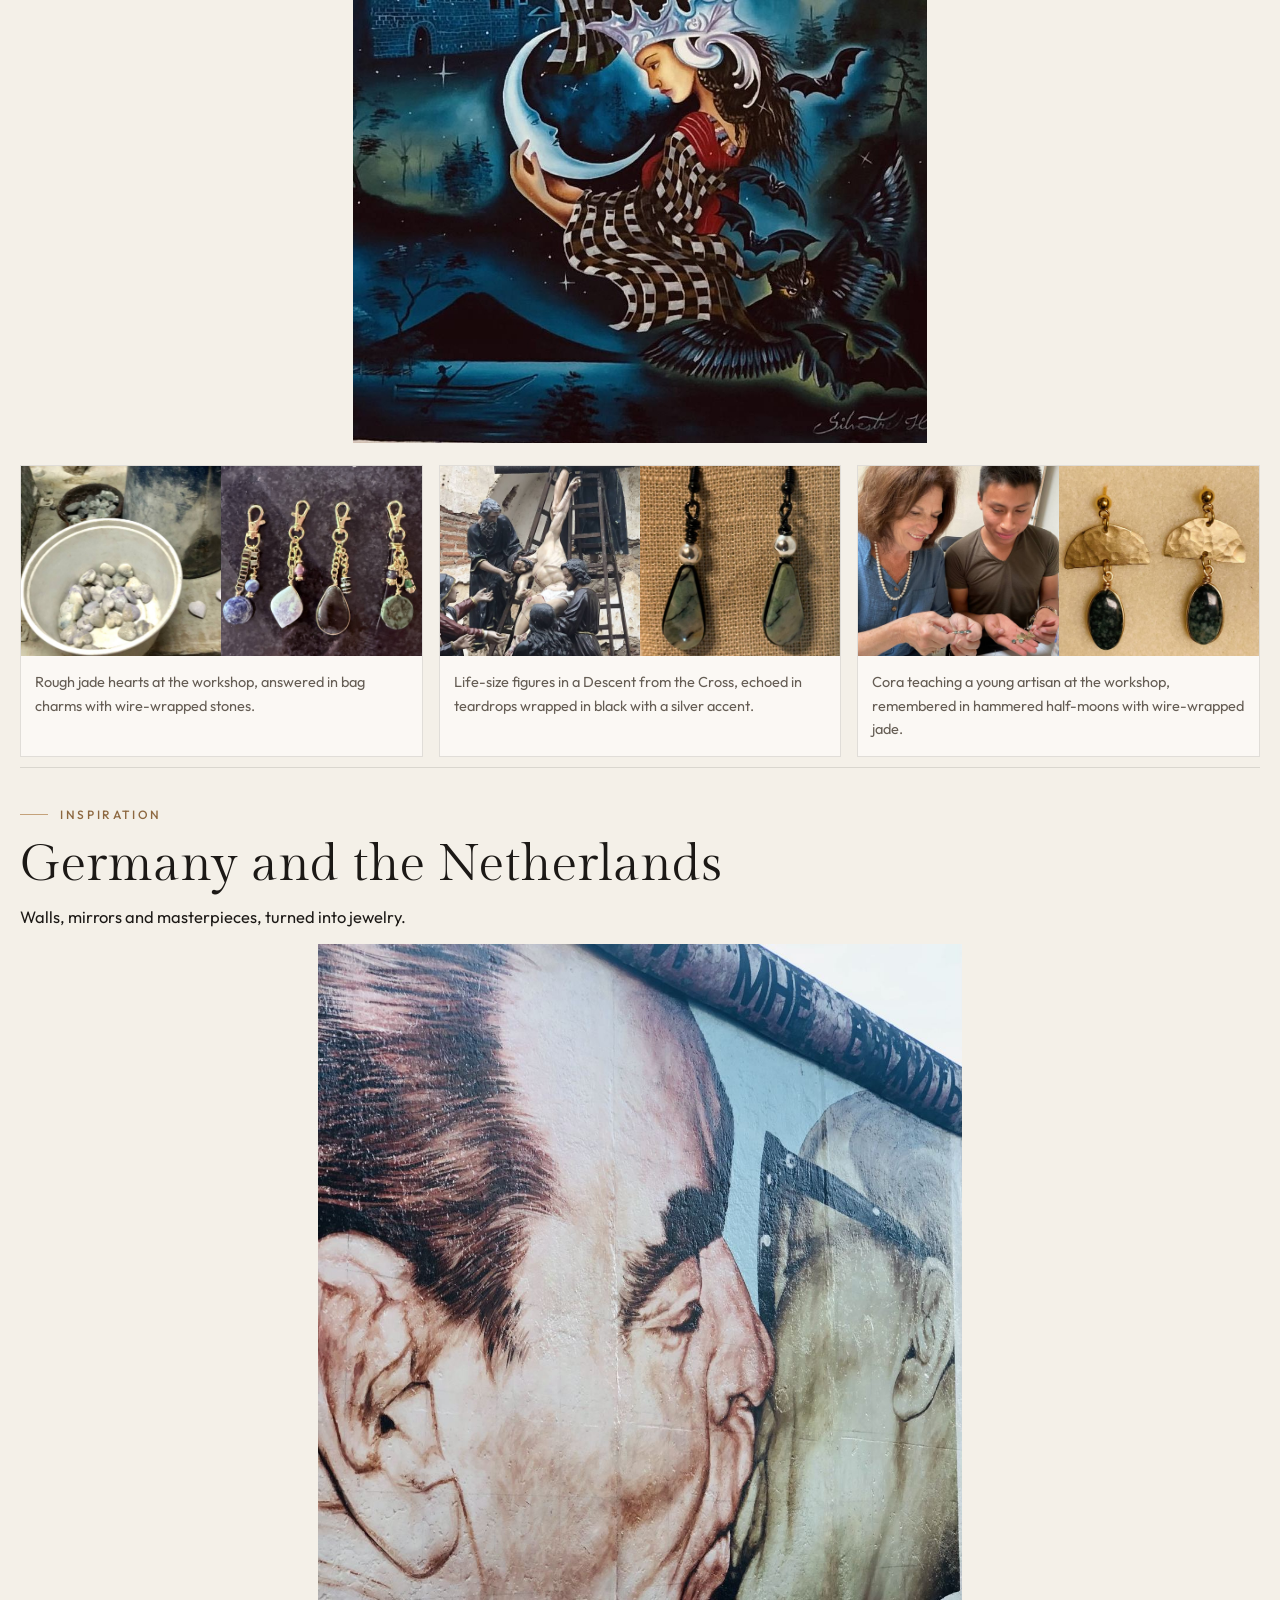
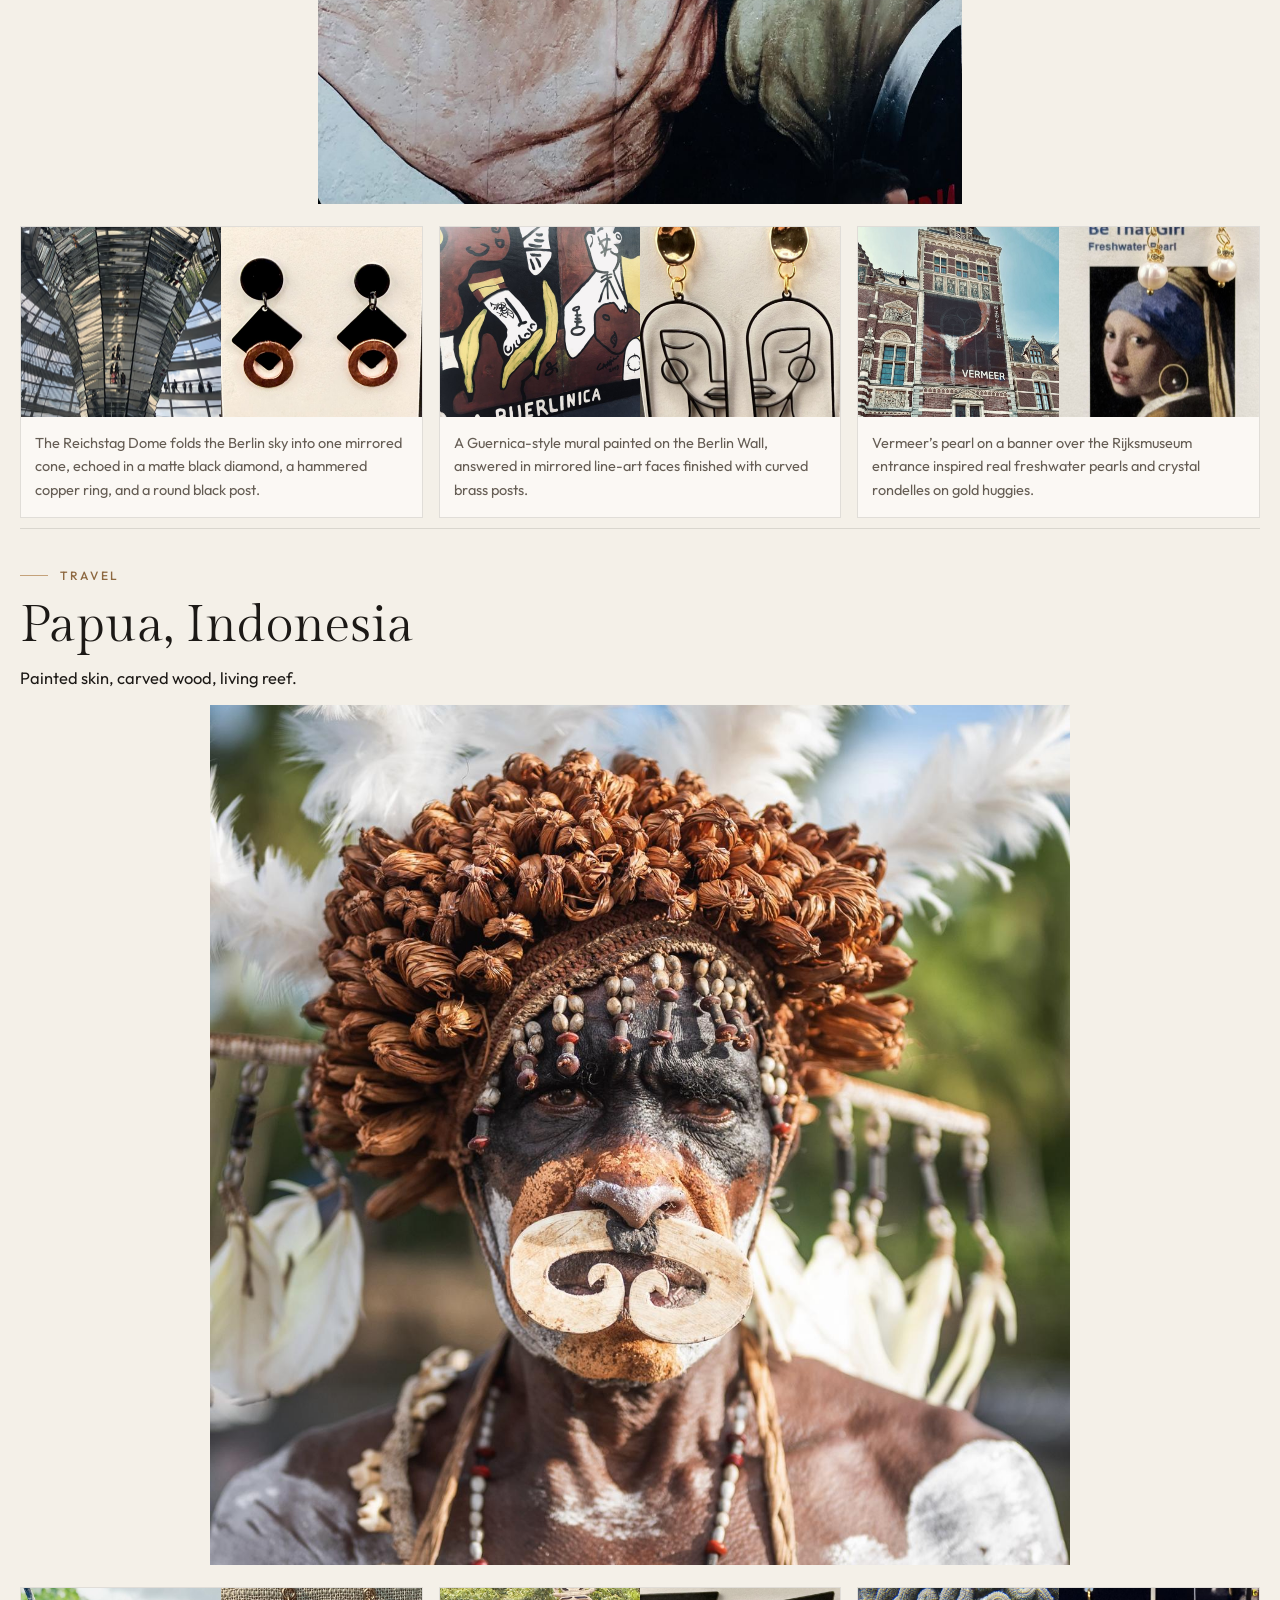
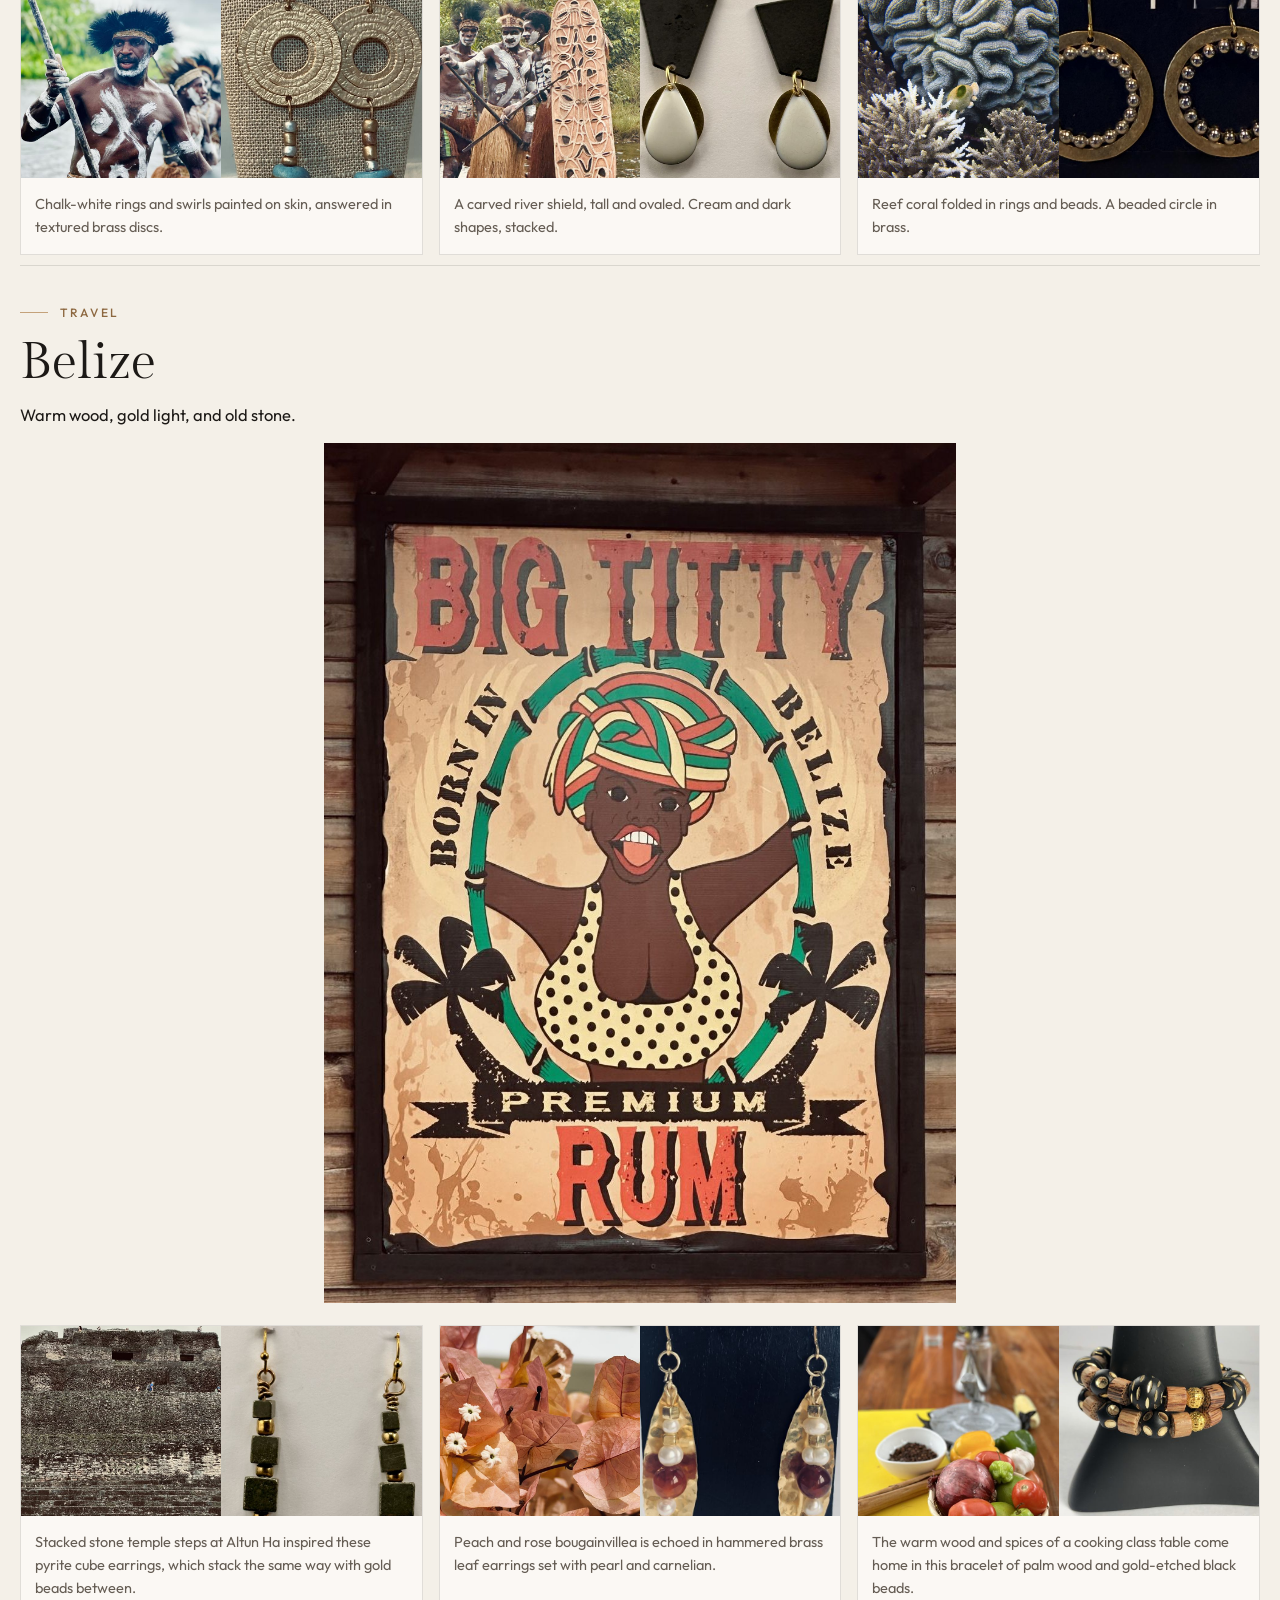
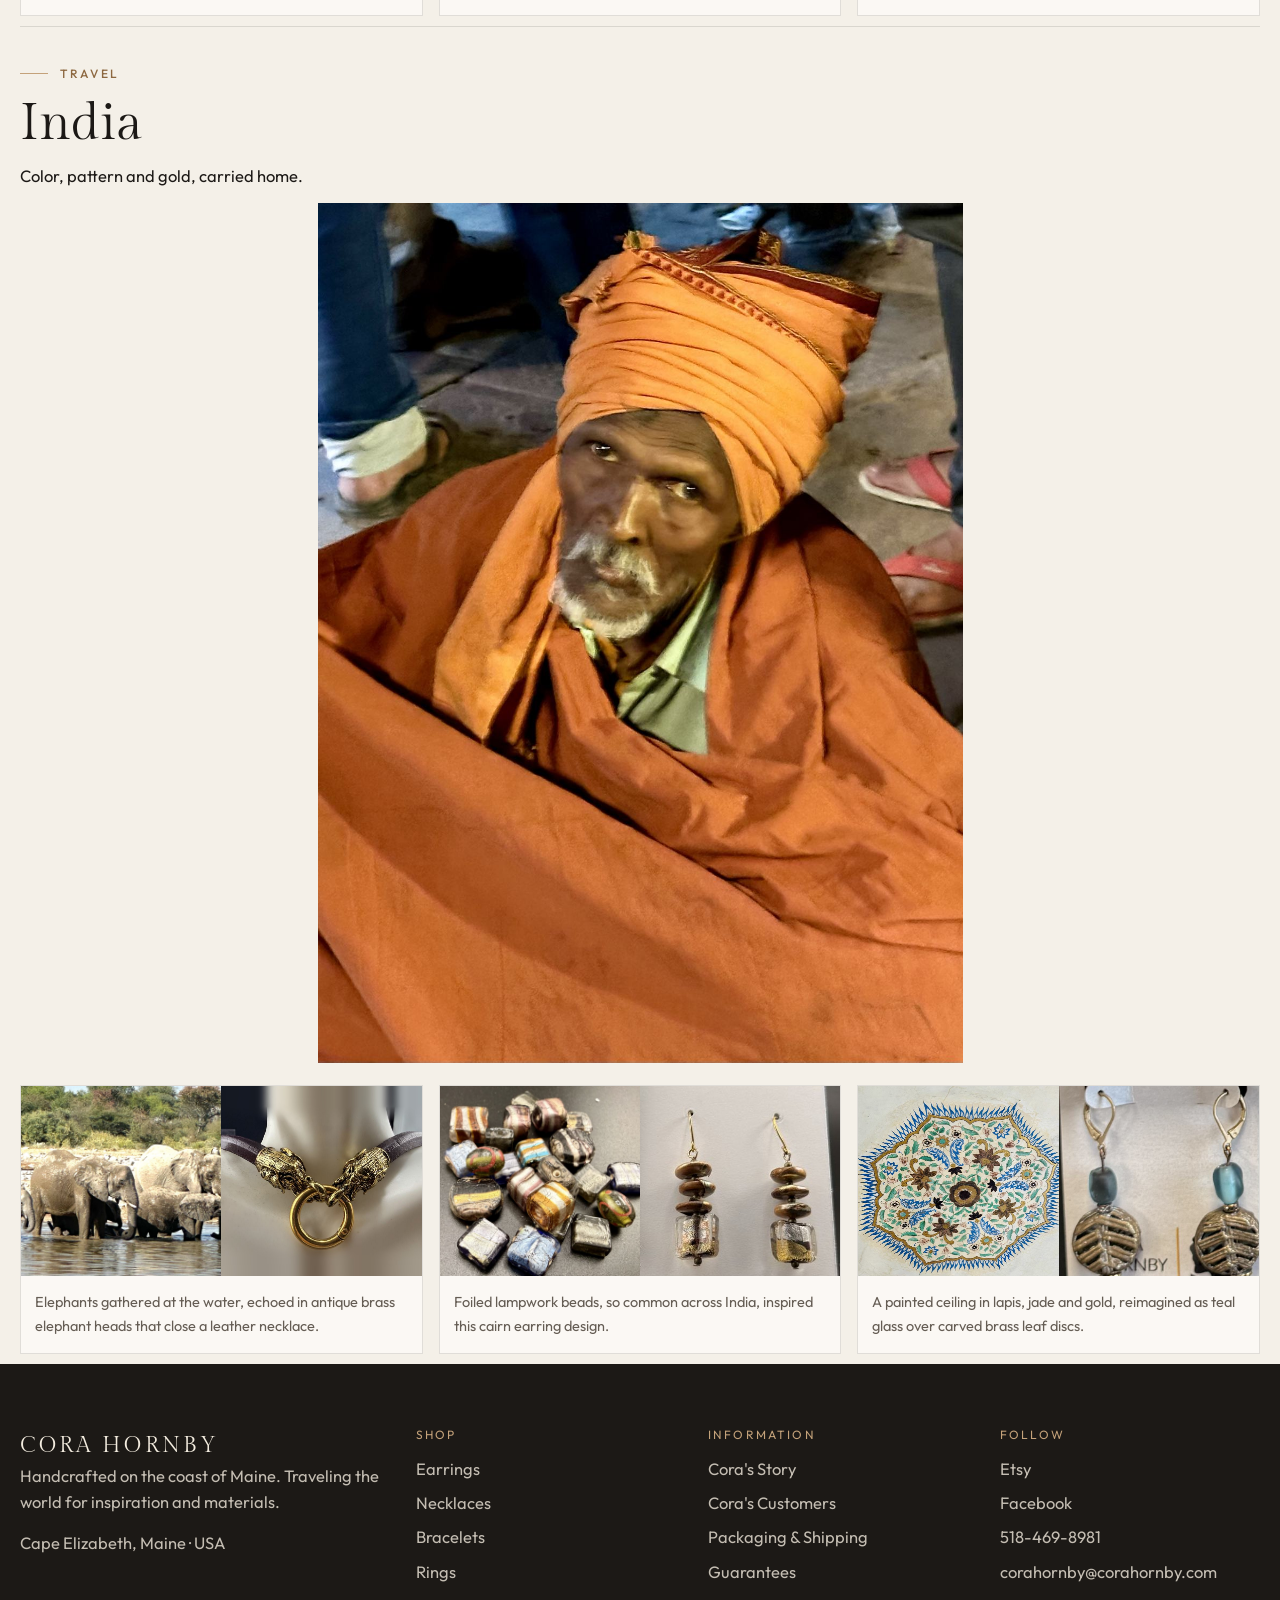
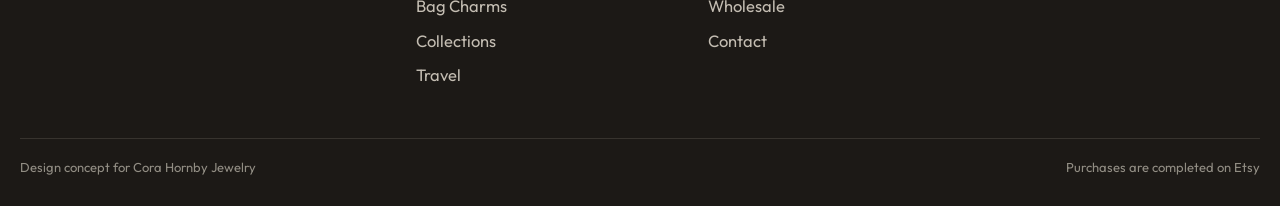
<file: travel.html>
<!DOCTYPE html>
<html lang="en">
<head>
  <meta charset="utf-8">
  <meta name="viewport" content="width=device-width, initial-scale=1">
  <title>Travel Inspirations | Cora Hornby Jewelry</title>
  <meta name="description" content="Travel pages for Cora Hornby Jewelry: Greece, Namibia and South Africa, Brazil, Guatemala, Germany and the Netherlands, Papua, Belize, and India.">
  <link rel="preconnect" href="https://fonts.googleapis.com">
  <link rel="preconnect" href="https://fonts.gstatic.com" crossorigin>
  <link href="https://fonts.googleapis.com/css2?family=Gilda+Display&family=Outfit:wght@300;400;500;600&display=swap" rel="stylesheet">
  <link rel="stylesheet" href="css/styles.css">
  <link rel="icon" href="favicon.svg" type="image/svg+xml">
</head>
<body>
  <header class="site-header">
    <div class="announce">Handcrafted on the coast of Maine · Traveling the world for inspiration and materials</div>
    <div class="nav-bar">
      <a class="logo" href="index.html"><span class="logo-name">Cora Hornby</span><span class="logo-sub">Jewelry &amp; Design</span></a>
      <button class="nav-toggle" type="button" aria-label="Open menu" aria-expanded="false"><span></span><span></span><span></span></button>
      <div class="nav-panel">
        <nav class="nav" aria-label="Primary">
          <a href="index.html">Home</a>
          <a href="travel.html" aria-current="page">Travel</a>
          <a href="collections.html">Collections</a>
          <a href="shop.html">Shop</a>
          <a href="about.html">Story</a>
          <a href="customers.html">Customers</a>
        </nav>
        <div class="nav-tools">
          <button class="search-btn" type="button" aria-expanded="false">Search</button>
          <a class="btn" href="https://www.etsy.com/shop/CoraHornbyJewelry" target="_blank" rel="noopener">Shop Etsy</a>
        </div>
      </div>
    </div>
    <div class="search-panel" hidden>
      <div class="search-inner">
        <label class="eyebrow" for="search-input">Search the collection</label>
        <input id="search-input" type="search" placeholder="Try jade, citrine, Greece, pearls…">
        <div id="search-results" class="search-results"></div>
      </div>
    </div>
  </header>
  <main>
    <div class="wrap-wide page-hero">
      <p class="eyebrow">Travel inspirations</p>
      <h1>The place, then the piece</h1>
      <p class="lede">Cora makes the jewelry in Maine. Each trip below is shown the way she described it: a photograph from the road beside the piece it suggested. Guatemala and Brazil also supply stone. Greece, and Germany with the Netherlands, supply the idea.</p>
    </div>
    <div class="wrap-wide">

      <section class="travel-block" id="greece">
        <p class="eyebrow">Inspiration</p>
        <h2>Greece</h2>
        <p class="group-intro">Spirals, coils, and domes, found in museums and mountaintops.</p>
        <img class="country-banner" src="images/travel/greece-00.jpg" alt="A monastery on a sandstone pillar at Meteora, Greece">
        <div class="inspire-grid">
          <article class="inspire-card">
            <div class="inspire-photos">
              <img src="images/travel/greece-01.jpg" alt="Ancient bronze spiral discs in a museum case">
              <img src="images/travel/greece-02.jpg" alt="Concentric spiral silver pendant on a braided leather cord">
            </div>
            <p>Flat bronze spirals wound ring on ring, echoed in a hammered silver disc.</p>
          </article>
          <article class="inspire-card">
            <div class="inspire-photos">
              <img src="images/travel/greece-03.jpg" alt="Coiled bronze bracelets in a museum">
              <img src="images/travel/greece-04.jpg" alt="Mixed-metal wrapped bangles">
            </div>
            <p>Bronze bracelets coiled and hung in rows, reimagined as hammered bangles wrapped in mixed metal.</p>
          </article>
          <article class="inspire-card">
            <div class="inspire-photos">
              <img src="images/travel/greece-05.jpg" alt="An ancient gold-decorated shield with a meander border">
              <img src="images/travel/greece-06.jpg" alt="Silver dome earrings on chain">
            </div>
            <p>A gold-trimmed shield with a meander border inspired these raised silver domes on chain.</p>
          </article>
        </div>
      </section>

      <section class="travel-block" id="namibia">
        <p class="eyebrow">Travel</p>
        <h2>Namibia and South Africa</h2>
        <p class="group-intro">Color, bone and bead, and a lot of sun.</p>
        <img class="country-banner" src="images/travel/namibia-00.jpg" alt="Mural of a young woman in a mask, Cape Town">
        <div class="inspire-grid">
          <article class="inspire-card">
            <div class="inspire-photos">
              <img src="images/travel/namibia-01.jpg" alt="A dead tree in Deadvlei, Namibia">
              <img src="images/travel/namibia-02.jpg" alt="Long dark bone earrings wrapped in brass wire">
            </div>
            <p>Deadvlei, Namibia. Sun-baked wood against red dunes became long earrings of dark bone, wrapped in brass wire.</p>
          </article>
          <article class="inspire-card">
            <div class="inspire-photos">
              <img src="images/travel/namibia-03.jpg" alt="Cora with a python across her shoulders">
              <img src="images/travel/namibia-04.jpg" alt="Snake-head clasp on a dark leather necklace">
            </div>
            <p>Cora, face to face with a python. Two gold snake heads meet at a gunmetal ring on a leather necklace.</p>
          </article>
          <article class="inspire-card">
            <div class="inspire-photos">
              <img src="images/travel/namibia-05.jpg" alt="African glass and bone trade beads in a wooden bowl">
              <img src="images/travel/namibia-06.jpg" alt="Bone bead necklace and earrings with brass accents">
            </div>
            <p>Beads of the market. A bone bead necklace and earrings set, finished with brass accents.</p>
          </article>
        </div>
      </section>

      <section class="travel-block" id="brazil">
        <p class="eyebrow">Materials and color</p>
        <h2>Brazil</h2>
        <p class="group-intro">The earth gives the stones. The streets give the color, Copacabana.</p>
        <img class="country-banner" src="images/travel/brazil-00.jpg" alt="Wave-patterned pavement on Copacabana beach">
        <div class="inspire-grid">
          <article class="inspire-card">
            <div class="inspire-photos">
              <img src="images/travel/brazil-01.jpg" alt="A brass hand-shaped door handle">
              <img src="images/travel/brazil-02.jpg" alt="Silver handshake clasp on a leather cord">
            </div>
            <p>A brass hand grips the door, answered in two clasped hands on a leather cord.</p>
          </article>
          <article class="inspire-card">
            <div class="inspire-photos">
              <img src="images/travel/brazil-03.jpg" alt="Broken-tile mosaic staircase in blue, green, and white">
              <img src="images/travel/brazil-04.jpg" alt="Raw amethyst necklace with silver beads">
            </div>
            <p>Broken tile pieced whole in color, echoed in raw amethyst mined in Brazil and strung with silver.</p>
          </article>
          <article class="inspire-card">
            <div class="inspire-photos">
              <img src="images/travel/brazil-05.jpg" alt="Amber beads and silver facets on a wooden table">
              <img src="images/travel/brazil-06.jpg" alt="Raw citrine necklace with silver and gold spacers">
            </div>
            <p>Amber beads and silver facets catching the light inspired this raw citrine, mined in Brazil, set with silver.</p>
          </article>
        </div>
      </section>

      <section class="travel-block" id="guatemala">
        <p class="eyebrow">Materials</p>
        <h2>Guatemala</h2>
        <p class="group-intro">Jade, woven cloth and night sky, carried home in wire and stone. The painting is by Silvestre H.</p>
        <img class="country-banner" src="images/travel/guatemala-00.jpg" alt="Painting of a sun woman and moon woman in Guatemalan textiles">
        <div class="inspire-grid">
          <article class="inspire-card">
            <div class="inspire-photos">
              <img src="images/travel/guatemala-01.jpg" alt="Rough jade hearts at the workshop">
              <img src="images/travel/guatemala-02.jpg" alt="Bag charms with wire-wrapped stones">
            </div>
            <p>Rough jade hearts at the workshop, answered in bag charms with wire-wrapped stones.</p>
          </article>
          <article class="inspire-card">
            <div class="inspire-photos">
              <img src="images/travel/guatemala-03.jpg" alt="Life-size figures in a Descent from the Cross">
              <img src="images/travel/guatemala-04.jpg" alt="Teardrop earrings wrapped in black with a silver accent">
            </div>
            <p>Life-size figures in a Descent from the Cross, echoed in teardrops wrapped in black with a silver accent.</p>
          </article>
          <article class="inspire-card">
            <div class="inspire-photos">
              <img src="images/travel/guatemala-05.jpg" alt="Cora teaching a young artisan at the workshop">
              <img src="images/travel/guatemala-06.jpg" alt="Hammered half-moons with wire-wrapped jade">
            </div>
            <p>Cora teaching a young artisan at the workshop, remembered in hammered half-moons with wire-wrapped jade.</p>
          </article>
        </div>
      </section>

      <section class="travel-block" id="germany">
        <p class="eyebrow">Inspiration</p>
        <h2>Germany and the Netherlands</h2>
        <p class="group-intro">Walls, mirrors and masterpieces, turned into jewelry.</p>
        <img class="country-banner" src="images/travel/germany-00.jpg" alt="East Side Gallery mural on the Berlin Wall">
        <div class="inspire-grid">
          <article class="inspire-card">
            <div class="inspire-photos">
              <img src="images/travel/germany-01.jpg" alt="The Reichstag Dome in Berlin">
              <img src="images/travel/germany-02.jpg" alt="Black and copper geometric drop earrings">
            </div>
            <p>The Reichstag Dome folds the Berlin sky into one mirrored cone, echoed in a matte black diamond, a hammered copper ring, and a round black post.</p>
          </article>
          <article class="inspire-card">
            <div class="inspire-photos">
              <img src="images/travel/germany-03.jpg" alt="A mural at the East Side Gallery, Berlin">
              <img src="images/travel/germany-04.jpg" alt="Cubist line-art face earrings">
            </div>
            <p>A Guernica-style mural painted on the Berlin Wall, answered in mirrored line-art faces finished with curved brass posts.</p>
          </article>
          <article class="inspire-card">
            <div class="inspire-photos">
              <img src="images/travel/germany-05.jpg" alt="The Rijksmuseum in Amsterdam">
              <img src="images/travel/germany-06.jpg" alt="Be That Girl freshwater pearl earrings">
            </div>
            <p>Vermeer’s pearl on a banner over the Rijksmuseum entrance inspired real freshwater pearls and crystal rondelles on gold huggies.</p>
          </article>
        </div>
      </section>

      <section class="travel-block" id="papua">
        <p class="eyebrow">Travel</p>
        <h2>Papua, Indonesia</h2>
        <p class="group-intro">Painted skin, carved wood, living reef.</p>
        <img class="country-banner" src="images/travel/papua-00.jpg" alt="Portrait in a feathered headdress with a carved shell nose ornament">
        <div class="inspire-grid">
          <article class="inspire-card">
            <div class="inspire-photos">
              <img src="images/travel/papua-01.jpg" alt="A man in white body paint holding a spear">
              <img src="images/travel/papua-02.jpg" alt="Concentric disc earrings with a striped blue bead">
            </div>
            <p>Chalk-white rings and swirls painted on skin, answered in textured brass discs.</p>
          </article>
          <article class="inspire-card">
            <div class="inspire-photos">
              <img src="images/travel/papua-03.jpg" alt="A carved shield standing in a canoe">
              <img src="images/travel/papua-04.jpg" alt="Black trapezoid earrings with cream teardrops">
            </div>
            <p>A carved river shield, tall and ovaled. Cream and dark shapes, stacked.</p>
          </article>
          <article class="inspire-card">
            <div class="inspire-photos">
              <img src="images/travel/papua-05.jpg" alt="Brain coral and branching coral underwater">
              <img src="images/travel/papua-06.jpg" alt="Brass hoop earrings with a ring of beads">
            </div>
            <p>Reef coral folded in rings and beads. A beaded circle in brass.</p>
          </article>
        </div>
      </section>

      <section class="travel-block" id="belize">
        <p class="eyebrow">Travel</p>
        <h2>Belize</h2>
        <p class="group-intro">Warm wood, gold light, and old stone.</p>
        <img class="country-banner" src="images/travel/belize-00.jpg" alt="A vintage Belize rum sign on a wooden wall">
        <div class="inspire-grid">
          <article class="inspire-card">
            <div class="inspire-photos">
              <img src="images/travel/belize-01.jpg" alt="Stacked stone steps at Altun Ha">
              <img src="images/travel/belize-02.jpg" alt="Pyrite cube earrings with gold beads">
            </div>
            <p>Stacked stone temple steps at Altun Ha inspired these pyrite cube earrings, which stack the same way with gold beads between.</p>
          </article>
          <article class="inspire-card">
            <div class="inspire-photos">
              <img src="images/travel/belize-03.jpg" alt="Peach and rose bougainvillea">
              <img src="images/travel/belize-04.jpg" alt="Hammered brass leaf earrings with pearl and carnelian">
            </div>
            <p>Peach and rose bougainvillea is echoed in hammered brass leaf earrings set with pearl and carnelian.</p>
          </article>
          <article class="inspire-card">
            <div class="inspire-photos">
              <img src="images/travel/belize-05.jpg" alt="A cooking class table with spices and produce">
              <img src="images/travel/belize-06.jpg" alt="Palm wood and gold-etched black bead bracelet">
            </div>
            <p>The warm wood and spices of a cooking class table come home in this bracelet of palm wood and gold-etched black beads.</p>
          </article>
        </div>
      </section>

      <section class="travel-block" id="india">
        <p class="eyebrow">Travel</p>
        <h2>India</h2>
        <p class="group-intro">Color, pattern and gold, carried home.</p>
        <img class="country-banner" src="images/travel/india-00.jpg" alt="A man in an orange turban and orange cloth">
        <div class="inspire-grid">
          <article class="inspire-card">
            <div class="inspire-photos">
              <img src="images/travel/india-01.jpg" alt="Elephants standing together in shallow water">
              <img src="images/travel/india-02.jpg" alt="Elephant necklace on a leather cord">
            </div>
            <p>Elephants gathered at the water, echoed in antique brass elephant heads that close a leather necklace.</p>
          </article>
          <article class="inspire-card">
            <div class="inspire-photos">
              <img src="images/travel/india-03.jpg" alt="Lampwork glass beads in many colors">
              <img src="images/travel/india-04.jpg" alt="Cairn lampwork bead earrings">
            </div>
            <p>Foiled lampwork beads, so common across India, inspired this cairn earring design.</p>
          </article>
          <article class="inspire-card">
            <div class="inspire-photos">
              <img src="images/travel/india-05.jpg" alt="A painted ceiling in India">
              <img src="images/travel/india-06.jpg" alt="Teal glass earrings over brass leaf discs">
            </div>
            <p>A painted ceiling in lapis, jade and gold, reimagined as teal glass over carved brass leaf discs.</p>
          </article>
        </div>
      </section>

    </div>
  </main>
  <footer class="site-footer">
    <div class="wrap-wide footer-grid">
      <div>
        <div class="logo-name">Cora Hornby</div>
        <p>Handcrafted on the coast of Maine. Traveling the world for inspiration and materials.</p>
        <p>Cape Elizabeth, Maine · USA</p>
      </div>
      <div>
        <h3>Shop</h3>
        <ul>
          <li><a href="shop.html#earrings">Earrings</a></li>
          <li><a href="shop.html#necklaces">Necklaces</a></li>
          <li><a href="shop.html#bracelets">Bracelets</a></li>
          <li><a href="shop.html#rings">Rings</a></li>
          <li><a href="shop.html#charms">Bag Charms</a></li>
          <li><a href="collections.html">Collections</a></li>
          <li><a href="travel.html">Travel</a></li>
        </ul>
      </div>
      <div>
        <h3>Information</h3>
        <ul>
          <li><a href="about.html">Cora's Story</a></li>
          <li><a href="customers.html">Cora's Customers</a></li>
          <li><a href="shipping.html">Packaging &amp; Shipping</a></li>
          <li><a href="guarantees.html">Guarantees</a></li>
          <li><a href="wholesale.html">Wholesale</a></li>
          <li><a href="contact.html">Contact</a></li>
        </ul>
      </div>
      <div>
        <h3>Follow</h3>
        <ul>
          <li><a href="https://www.etsy.com/shop/CoraHornbyJewelry" target="_blank" rel="noopener">Etsy</a></li>
          <li><a href="https://www.facebook.com/corahornbyjewelry" target="_blank" rel="noopener">Facebook</a></li>
          <li><a href="tel:5184698981">518-469-8981</a></li>
          <li><a href="mailto:corahornby@corahornby.com">corahornby@corahornby.com</a></li>
        </ul>
      </div>
    </div>
    <div class="wrap-wide footer-base">
      <span>Design concept for Cora Hornby Jewelry</span>
      <span>Purchases are completed on Etsy</span>
    </div>
  </footer>
  <script src="js/site.js"></script>
</body>
</html>
</file>
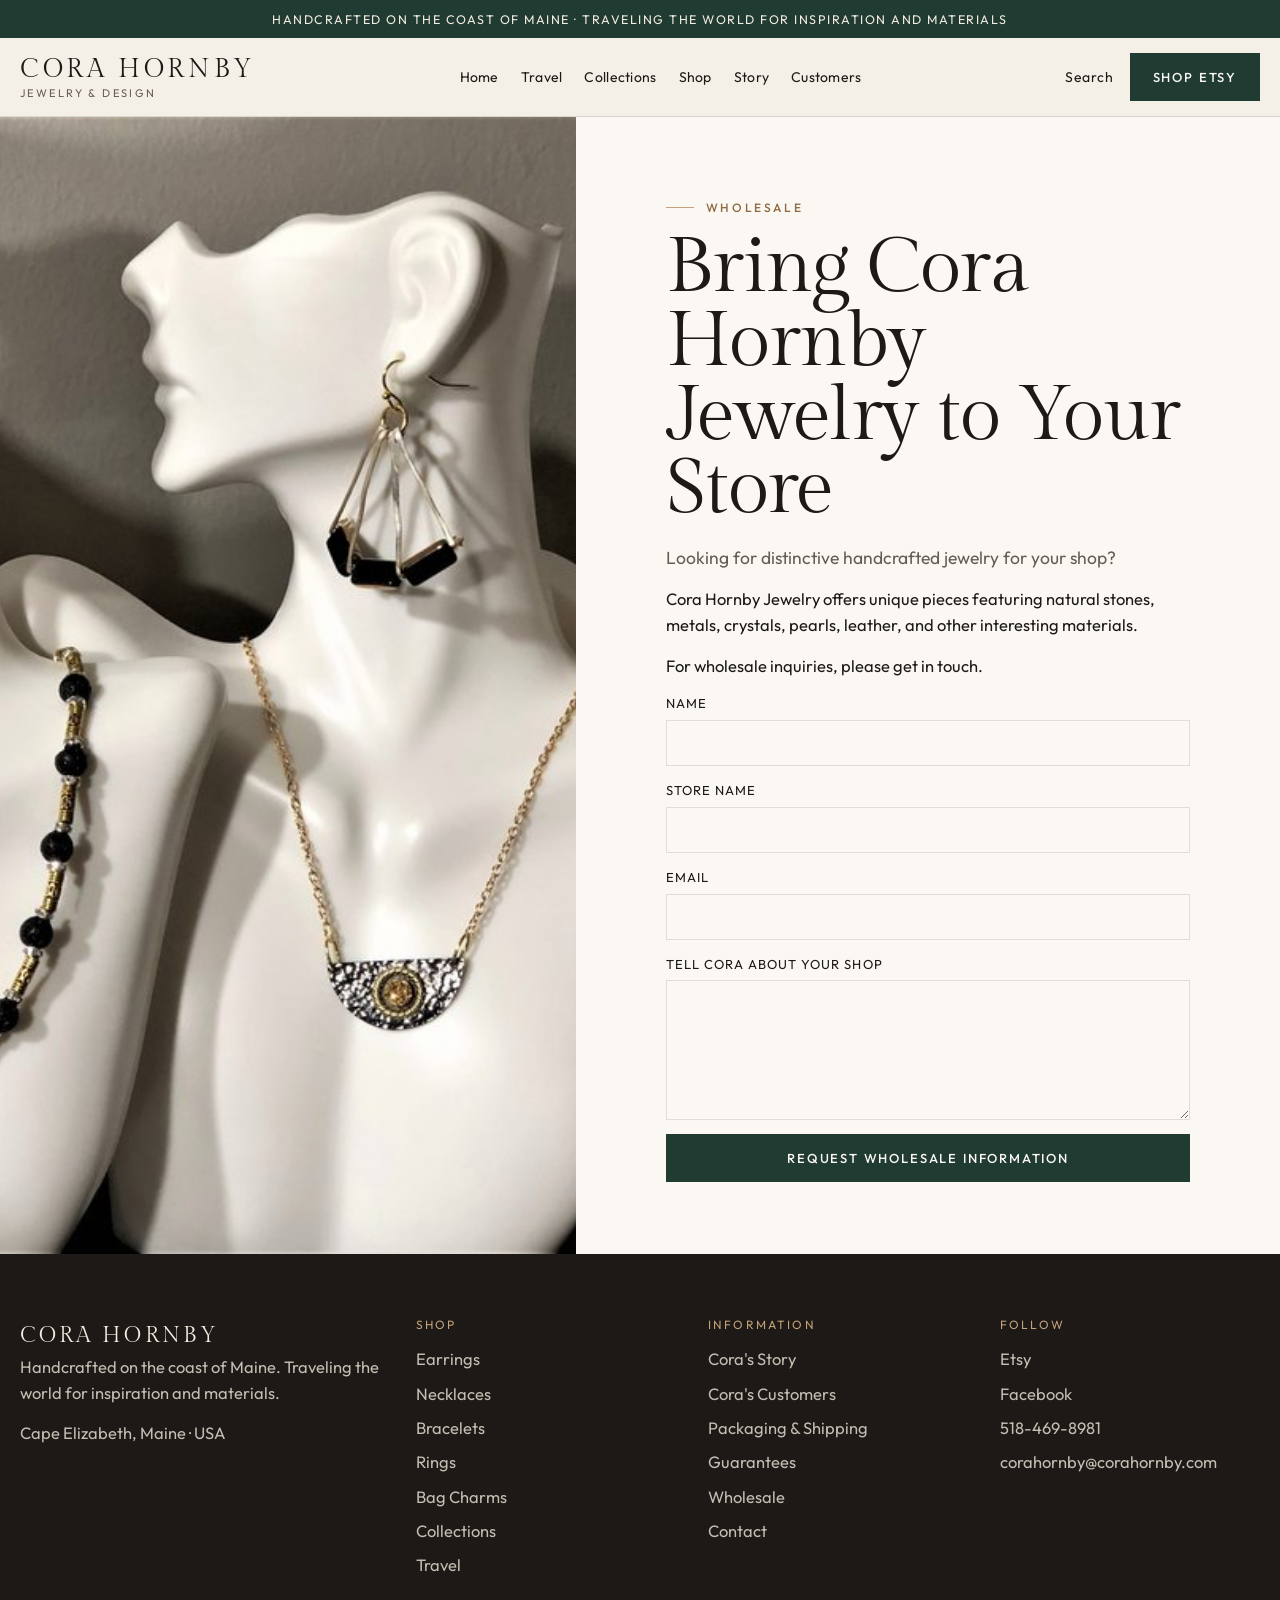
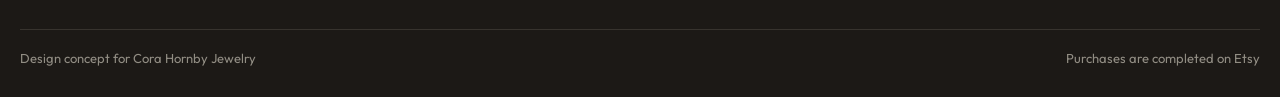
<file: wholesale.html>
<!DOCTYPE html>
<html lang="en">
<head>
  <meta charset="utf-8">
  <meta name="viewport" content="width=device-width, initial-scale=1">
  <title>Wholesale | Cora Hornby Jewelry</title>
  <meta name="description" content="Wholesale inquiries for Cora Hornby Jewelry.">
  <link rel="preconnect" href="https://fonts.googleapis.com">
  <link rel="preconnect" href="https://fonts.gstatic.com" crossorigin>
  <link href="https://fonts.googleapis.com/css2?family=Gilda+Display&family=Outfit:wght@300;400;500;600&display=swap" rel="stylesheet">
  <link rel="stylesheet" href="css/styles.css">
  <link rel="icon" href="favicon.svg" type="image/svg+xml">
</head>
<body>
  <header class="site-header">
    <div class="announce">Handcrafted on the coast of Maine · Traveling the world for inspiration and materials</div>
    <div class="nav-bar">
      <a class="logo" href="index.html"><span class="logo-name">Cora Hornby</span><span class="logo-sub">Jewelry &amp; Design</span></a>
      <button class="nav-toggle" type="button" aria-label="Open menu" aria-expanded="false"><span></span><span></span><span></span></button>
      <div class="nav-panel">
        <nav class="nav" aria-label="Primary">
          <a href="index.html">Home</a>
          <a href="travel.html">Travel</a>
          <a href="collections.html">Collections</a>
          <a href="shop.html">Shop</a>
          <a href="about.html">Story</a>
          <a href="customers.html">Customers</a>
        </nav>
        <div class="nav-tools">
          <button class="search-btn" type="button" aria-expanded="false">Search</button>
          <a class="btn" href="https://www.etsy.com/shop/CoraHornbyJewelry" target="_blank" rel="noopener">Shop Etsy</a>
        </div>
      </div>
    </div>
    <div class="search-panel" hidden>
      <div class="search-inner">
        <label class="eyebrow" for="search-input">Search the collection</label>
        <input id="search-input" type="search" placeholder="Try jade, citrine, bracelet, pearl…">
        <div id="search-results" class="search-results"></div>
      </div>
    </div>
  </header>
  <main class="split-page">
    <img src="images/lifestyle/busts.jpg" alt="A group of handcrafted necklaces and earrings">
    <div class="split-copy">
      <p class="eyebrow">Wholesale</p>
      <h1>Bring Cora Hornby Jewelry to Your Store</h1>
      <p class="lede">Looking for distinctive handcrafted jewelry for your shop?</p>
      <p>Cora Hornby Jewelry offers unique pieces featuring natural stones, metals, crystals, pearls, leather, and other interesting materials.</p>
      <p>For wholesale inquiries, please get in touch.</p>
      <form class="form" data-form>
        <label>Name<input name="name" required></label>
        <label>Store name<input name="store" required></label>
        <label>Email<input type="email" name="email" required></label>
        <label>Tell Cora about your shop<textarea name="message" required></textarea></label>
        <button class="btn" type="submit">Request Wholesale Information</button>
      </form>
      <div class="form-success" hidden>
        <h3>Request received</h3>
        <p>This is a design mock, so the note stays on this page. On the live site it would go to corahornby@corahornby.com.</p>
      </div>
    </div>
  </main>
  <footer class="site-footer">
    <div class="wrap-wide footer-grid">
      <div>
        <div class="logo-name">Cora Hornby</div>
        <p>Handcrafted on the coast of Maine. Traveling the world for inspiration and materials.</p>
        <p>Cape Elizabeth, Maine · USA</p>
      </div>
      <div>
        <h3>Shop</h3>
        <ul>
          <li><a href="shop.html#earrings">Earrings</a></li>
          <li><a href="shop.html#necklaces">Necklaces</a></li>
          <li><a href="shop.html#bracelets">Bracelets</a></li>
          <li><a href="shop.html#rings">Rings</a></li>
          <li><a href="shop.html#charms">Bag Charms</a></li>
          <li><a href="collections.html">Collections</a></li>
          <li><a href="travel.html">Travel</a></li>
        </ul>
      </div>
      <div>
        <h3>Information</h3>
        <ul>
          <li><a href="about.html">Cora's Story</a></li>
          <li><a href="customers.html">Cora's Customers</a></li>
          <li><a href="shipping.html">Packaging &amp; Shipping</a></li>
          <li><a href="guarantees.html">Guarantees</a></li>
          <li><a href="wholesale.html">Wholesale</a></li>
          <li><a href="contact.html">Contact</a></li>
        </ul>
      </div>
      <div>
        <h3>Follow</h3>
        <ul>
          <li><a href="https://www.etsy.com/shop/CoraHornbyJewelry" target="_blank" rel="noopener">Etsy</a></li>
          <li><a href="https://www.facebook.com/corahornbyjewelry" target="_blank" rel="noopener">Facebook</a></li>
          <li><a href="tel:5184698981">518-469-8981</a></li>
          <li><a href="mailto:corahornby@corahornby.com">corahornby@corahornby.com</a></li>
        </ul>
      </div>
    </div>
    <div class="wrap-wide footer-base">
      <span>Design concept for Cora Hornby Jewelry</span>
      <span>Purchases are completed on Etsy</span>
    </div>
  </footer>
  <script src="js/site.js"></script>
</body>
</html>
</file>
<file: css/styles.css>
:root {
  --paper: #f4f0e8;
  --paper-2: #ebe4d6;
  --white: #fbf8f4;
  --ink: #1c1916;
  --muted: #655d54;
  --jade: #1f3b32;
  --jade-deep: #152822;
  --brass: #8d6840;
  --brass-soft: #c4a27a;
  --line: rgba(28, 25, 22, 0.12);
  --shadow: 0 18px 50px rgba(28, 25, 22, 0.08);
  --serif: "Gilda Display", "Palatino Linotype", Palatino, serif;
  --sans: "Outfit", "Helvetica Neue", Helvetica, Arial, sans-serif;
  --header: 118px;
}

* { box-sizing: border-box; }
[hidden] { display: none !important; }
html { scroll-behavior: smooth; }
body {
  margin: 0;
  background: var(--paper);
  color: var(--ink);
  font-family: var(--sans);
  font-size: 16.5px;
  line-height: 1.6;
  font-weight: 400;
}
img { max-width: 100%; display: block; }
a { color: inherit; text-decoration: none; }
button, input, textarea, select { font-family: inherit; }
button { cursor: pointer; }

.wrap {
  width: min(1180px, calc(100% - 48px));
  margin: 0 auto;
}
.wrap-wide {
  width: min(1320px, calc(100% - 40px));
  margin: 0 auto;
}

.eyebrow {
  display: inline-flex;
  align-items: center;
  gap: 12px;
  margin: 0 0 14px;
  color: var(--brass);
  font-size: 12px;
  font-weight: 500;
  letter-spacing: 0.22em;
  text-transform: uppercase;
}
.eyebrow::before {
  content: "";
  width: 28px;
  height: 1px;
  background: var(--brass-soft);
}

h1, h2, h3, .serif { font-family: var(--serif); font-weight: 400; }
h1 {
  margin: 0 0 18px;
  font-size: clamp(48px, 6vw, 78px);
  line-height: 0.96;
  letter-spacing: -0.02em;
}
h2 {
  margin: 0 0 12px;
  font-size: clamp(34px, 4vw, 52px);
  line-height: 1.05;
}
h3 { margin: 0 0 8px; font-size: 28px; line-height: 1.15; }
p { margin: 0 0 14px; }

.lede {
  max-width: 46ch;
  color: var(--muted);
  font-size: 17.5px;
}

.btn {
  display: inline-flex;
  align-items: center;
  justify-content: center;
  gap: 8px;
  min-height: 48px;
  padding: 0 22px;
  border: 1px solid var(--jade);
  background: var(--jade);
  color: var(--white);
  font-size: 13px;
  font-weight: 500;
  letter-spacing: 0.14em;
  text-transform: uppercase;
  transition: background .2s ease, color .2s ease, border-color .2s ease;
}
.btn:hover { background: var(--jade-deep); }
.btn-ghost {
  background: transparent;
  color: var(--ink);
  border-color: rgba(28, 25, 22, 0.35);
}
.btn-ghost:hover { background: var(--ink); color: var(--white); border-color: var(--ink); }
.btn-light {
  background: transparent;
  color: var(--white);
  border-color: rgba(251, 248, 244, 0.55);
}
.btn-light:hover { background: var(--white); color: var(--jade); }
.btn-row { display: flex; flex-wrap: wrap; gap: 12px; margin-top: 26px; }
.text-link {
  color: var(--jade);
  font-size: 14px;
  font-weight: 500;
  letter-spacing: 0.04em;
  border-bottom: 1px solid rgba(31, 59, 50, 0.35);
}
.text-link:hover { border-color: var(--jade); }

/* Header */
.announce {
  background: var(--jade);
  color: #f3ecdf;
  text-align: center;
  font-size: 12.5px;
  letter-spacing: 0.12em;
  text-transform: uppercase;
  padding: 9px 16px;
}
.site-header {
  position: sticky;
  top: 0;
  z-index: 40;
  background: rgba(244, 240, 232, 0.94);
  backdrop-filter: blur(14px);
  border-bottom: 1px solid var(--line);
}
.nav-bar {
  position: relative;
  width: min(1320px, calc(100% - 40px));
  margin: 0 auto;
  min-height: 78px;
  display: grid;
  grid-template-columns: auto 1fr auto;
  align-items: center;
  gap: 28px;
}
.nav-panel { display: contents; }
.logo { display: flex; flex-direction: column; line-height: 1; }
.logo-name {
  font-family: var(--serif);
  font-size: 26px;
  letter-spacing: 0.14em;
  text-transform: uppercase;
}
.logo-sub {
  margin-top: 6px;
  color: var(--muted);
  font-size: 11px;
  letter-spacing: 0.22em;
  text-transform: uppercase;
}
.nav {
  display: flex;
  justify-content: center;
  gap: 22px;
}
.nav a {
  font-size: 14px;
  color: var(--ink);
  letter-spacing: 0.02em;
}
.nav a[aria-current="page"],
.nav a:hover { color: var(--brass); }
.nav-tools { display: flex; align-items: center; gap: 16px; }
.search-btn, .icon-btn {
  border: 0;
  background: transparent;
  color: var(--ink);
  font-size: 14px;
  letter-spacing: 0.04em;
  padding: 8px 0;
}
.search-btn:hover, .icon-btn:hover { color: var(--brass); }
.nav-toggle {
  display: none;
  width: 42px;
  height: 42px;
  border: 1px solid var(--line);
  background: transparent;
  padding: 11px 10px;
  flex-direction: column;
  justify-content: space-between;
}
.nav-toggle span {
  display: block;
  height: 1px;
  background: var(--ink);
}

.search-panel {
  border-top: 1px solid var(--line);
  background: var(--white);
}
.search-panel[hidden] { display: none; }
.search-inner {
  width: min(760px, calc(100% - 40px));
  margin: 0 auto;
  padding: 18px 0 22px;
}
.search-inner input {
  width: 100%;
  border: 0;
  border-bottom: 1px solid var(--ink);
  background: transparent;
  font-size: 22px;
  font-family: var(--serif);
  padding: 8px 0 12px;
  outline: none;
}
.search-results { margin-top: 12px; }
.search-results a {
  display: flex;
  justify-content: space-between;
  gap: 16px;
  padding: 10px 0;
  border-bottom: 1px solid var(--line);
  font-size: 15px;
}
.search-results a span { color: var(--muted); }
.search-empty { color: var(--muted); margin: 8px 0 0; }

/* Hero */
.hero {
  display: grid;
  grid-template-columns: 1.05fr 0.95fr;
  min-height: calc(100vh - 118px);
  background: var(--white);
}
.hero-copy {
  display: flex;
  flex-direction: column;
  justify-content: center;
  padding: 64px 7vw 64px 6vw;
}
.hero-copy .lede + .lede { margin-top: -4px; }
.hero-note {
  margin-top: 34px;
  color: var(--muted);
  font-size: 13px;
  letter-spacing: 0.08em;
  text-transform: uppercase;
}
.hero-visual {
  position: relative;
  min-height: 560px;
  background: #d9cfc3;
  overflow: hidden;
}
.hero-visual img {
  position: absolute;
  inset: 0;
  width: 100%;
  height: 100%;
  object-fit: cover;
  object-position: 28% 32%;
}
.hero-card {
  position: absolute;
  left: 24px;
  bottom: 24px;
  width: min(280px, calc(100% - 48px));
  background: rgba(251, 248, 244, 0.94);
  padding: 16px;
  box-shadow: var(--shadow);
}
.hero-card strong { display: block; font-family: var(--serif); font-size: 22px; font-weight: 400; line-height: 1.2; margin: 4px 0 8px; }
.hero-card a { color: var(--jade); font-size: 14px; border-bottom: 1px solid rgba(31, 59, 50, 0.35); }

/* Categories */
.section { padding: 88px 0; }
.section-head {
  display: flex;
  justify-content: space-between;
  align-items: flex-end;
  gap: 24px;
  margin-bottom: 32px;
}
.section-head p { max-width: 42ch; color: var(--muted); margin: 0; }

.cat-grid {
  display: grid;
  grid-template-columns: repeat(3, 1fr);
  gap: 18px;
}
.cat-card {
  position: relative;
  min-height: 360px;
  overflow: hidden;
  background: #ddd4c8;
  color: white;
}
.cat-card img {
  width: 100%;
  height: 100%;
  object-fit: cover;
  position: absolute;
  inset: 0;
  transition: transform .6s ease;
}
.cat-card:hover img { transform: scale(1.05); }
.cat-card .shade {
  position: absolute;
  inset: 0;
  background: linear-gradient(to top, rgba(18, 16, 14, 0.78), rgba(18, 16, 14, 0.05) 55%);
}
.cat-card .cat-copy {
  position: absolute;
  left: 22px;
  right: 22px;
  bottom: 20px;
}
.cat-card h3 { color: white; font-size: 32px; }
.cat-card p { color: rgba(255,255,255,.86); font-size: 14.5px; margin-bottom: 10px; }
.cat-card .text-link { color: white; border-color: rgba(255,255,255,.45); }

/* Products */
.product-grid {
  display: grid;
  grid-template-columns: repeat(3, 1fr);
  gap: 28px 22px;
}
.product-card { display: flex; flex-direction: column; }
.product-photo {
  background: #f7f4ef;
  aspect-ratio: 1;
  overflow: hidden;
  border: 1px solid rgba(28, 25, 22, 0.06);
}
.product-photo img {
  width: 100%;
  height: 100%;
  object-fit: contain;
  padding: 6%;
  transition: transform .45s ease;
}
.product-card:hover .product-photo img { transform: scale(1.04); }
.product-photo.cover img { object-fit: cover; padding: 0; }
.product-photo.pending {
  display: grid;
  place-items: center;
  background: #efe8dc;
  color: var(--jade);
  letter-spacing: 0.16em;
  text-transform: uppercase;
  font-size: 12px;
}
.product-meta { padding-top: 14px; }
.product-cat {
  color: var(--brass);
  font-size: 11px;
  letter-spacing: 0.18em;
  text-transform: uppercase;
}
.product-meta h3 { font-size: 24px; margin: 4px 0 6px; }
.price { font-size: 15px; letter-spacing: 0.04em; }
.product-meta p { color: var(--muted); font-size: 14.5px; margin: 8px 0 12px; }

/* Materials */
.materials { background: var(--jade); color: #f6f1e8; }
.materials .eyebrow { color: var(--brass-soft); }
.materials .eyebrow::before { background: var(--brass-soft); }
.materials .section-head p { color: rgba(246, 241, 232, 0.75); }
.material-grid {
  display: grid;
  grid-template-columns: repeat(3, 1fr);
  gap: 22px;
}
.material {
  display: grid;
  grid-template-columns: 92px 1fr;
  gap: 16px;
  align-items: center;
  padding-top: 8px;
}
.material img {
  width: 92px;
  height: 92px;
  object-fit: cover;
  border-radius: 50%;
}
.material h3 { font-size: 24px; color: white; }
.material p { margin: 0; color: rgba(246, 241, 232, 0.78); font-size: 14.5px; }

/* Story */
.story {
  display: grid;
  grid-template-columns: 1.05fr 0.95fr;
  background: var(--white);
}
.story-visual { min-height: 560px; background: #ddd4c8; }
.story-visual img { width: 100%; height: 100%; object-fit: cover; object-position: center 30%; }
.story-copy { padding: 72px 7vw; display: flex; flex-direction: column; justify-content: center; }
.story-copy p { color: var(--muted); }

/* Reviews */
.rating-row {
  display: flex;
  align-items: baseline;
  gap: 14px;
  margin-bottom: 28px;
}
.rating-row strong {
  font-family: var(--serif);
  font-size: 42px;
  font-weight: 400;
}
.stars { color: var(--brass); letter-spacing: 0.12em; }
.review-grid {
  display: grid;
  grid-template-columns: repeat(3, 1fr);
  gap: 18px;
}
.review {
  background: var(--white);
  border: 1px solid var(--line);
  padding: 28px 24px 22px;
}
.review q {
  display: block;
  font-family: var(--serif);
  font-size: 24px;
  line-height: 1.35;
  quotes: none;
}
.review cite {
  display: block;
  margin-top: 18px;
  font-style: normal;
  color: var(--muted);
  letter-spacing: 0.08em;
  text-transform: uppercase;
  font-size: 12px;
}

/* Etsy band */
.etsy-band {
  background:
    linear-gradient(100deg, rgba(21, 40, 34, 0.88), rgba(21, 40, 34, 0.55)),
    url("../images/lifestyle/busts.jpg") center/cover;
  color: white;
  padding: 96px 0;
}
.etsy-band h2 { max-width: 12ch; }
.etsy-band p { max-width: 48ch; color: rgba(255,255,255,.84); }

/* Shop page */
.page-hero { padding: 64px 0 20px; }
.page-hero h1 { font-size: clamp(44px, 6vw, 68px); }
.filters { display: flex; flex-wrap: wrap; gap: 8px; margin: 8px 0 36px; }
.filters button {
  border: 1px solid var(--line);
  background: transparent;
  color: var(--ink);
  padding: 8px 14px;
  letter-spacing: 0.08em;
  text-transform: uppercase;
  font-size: 12px;
}
.filters button[aria-pressed="true"],
.filters button:hover { background: var(--ink); color: var(--white); border-color: var(--ink); }
.shop-group { margin-bottom: 54px; }
.shop-group h2 { font-size: 40px; }
.shop-group .group-intro { color: var(--muted); max-width: 62ch; margin-bottom: 22px; }

/* About / simple pages */
.split-page {
  display: grid;
  grid-template-columns: 0.9fr 1.1fr;
  min-height: 70vh;
  background: var(--white);
}
.split-page img { width: 100%; height: 100%; object-fit: cover; min-height: 420px; }
.split-copy { padding: 72px 7vw; }
.traits { display: flex; flex-wrap: wrap; gap: 8px; margin: 18px 0 26px; }
.traits span {
  border: 1px solid var(--line);
  padding: 6px 12px;
  letter-spacing: 0.14em;
  text-transform: uppercase;
  font-size: 11px;
}

.form {
  display: grid;
  gap: 14px;
  max-width: 560px;
}
.form label { display: grid; gap: 6px; font-size: 13px; letter-spacing: 0.08em; text-transform: uppercase; }
.form input, .form textarea, .form select {
  border: 1px solid var(--line);
  background: var(--white);
  color: var(--ink);
  padding: 12px 14px;
  font-size: 16px;
  letter-spacing: 0;
  text-transform: none;
}
.form textarea { min-height: 140px; resize: vertical; }
.form-success {
  background: var(--white);
  border: 1px solid var(--line);
  padding: 28px;
  max-width: 560px;
}
.form-success h3 { margin-bottom: 8px; }
.policy p { max-width: 68ch; color: var(--muted); }

/* Footer */
.site-footer {
  background: var(--ink);
  color: #f3ecdf;
  padding: 64px 0 28px;
}
.footer-grid {
  display: grid;
  grid-template-columns: 1.4fr 1fr 1fr 1fr;
  gap: 32px;
}
.site-footer .logo-name { font-size: 22px; }
.site-footer p, .site-footer a { color: rgba(243, 236, 223, 0.78); }
.site-footer h3 {
  font-family: var(--sans);
  font-size: 12px;
  letter-spacing: 0.18em;
  text-transform: uppercase;
  color: var(--brass-soft);
  margin-bottom: 14px;
}
.site-footer ul { list-style: none; margin: 0; padding: 0; }
.site-footer li { margin: 0 0 8px; }
.site-footer a:hover { color: white; }
.footer-base {
  margin-top: 42px;
  padding-top: 18px;
  border-top: 1px solid rgba(243, 236, 223, 0.12);
  display: flex;
  justify-content: space-between;
  gap: 12px;
  color: rgba(243, 236, 223, 0.55);
  font-size: 13px;
}

.country-grid, .collection-grid {
  display: grid;
  grid-template-columns: repeat(4, 1fr);
  gap: 14px;
}
.collection-grid { grid-template-columns: repeat(3, 1fr); }
.country-card, .collection-card {
  display: flex;
  flex-direction: column;
  justify-content: flex-end;
  min-height: 220px;
  padding: 22px;
  background: var(--white);
  border: 1px solid var(--line);
  position: relative;
  overflow: hidden;
}
.country-card strong, .collection-card strong {
  font-family: var(--serif);
  font-size: 32px;
  font-weight: 400;
  line-height: 1.05;
}
.country-card span, .pill {
  color: var(--brass);
  font-size: 11px;
  letter-spacing: 0.16em;
  text-transform: uppercase;
}
.country-card p, .collection-card p { color: var(--muted); font-size: 14.5px; margin: 8px 0 0; }
.collection-card { min-height: 320px; color: white; justify-content: flex-end; }
.collection-card img { position: absolute; inset: 0; width: 100%; height: 100%; object-fit: cover; }
.collection-card .shade { position: absolute; inset: 0; background: linear-gradient(to top, rgba(18,16,14,.78), rgba(18,16,14,.08) 60%); }
.collection-card .cat-copy { position: relative; }
.collection-card.typeonly { background: var(--jade); }
.collection-card.typeonly .shade, .collection-card.typeonly img { display: none; }
.photo-row { display: grid; grid-template-columns: 1.4fr 1fr 1fr; gap: 14px; }
.photo-row img { width: 100%; height: 100%; object-fit: cover; min-height: 280px; }
.photo-row figure { margin: 0; background: #efe8dc; }
.photo-row figcaption { padding: 10px 2px 0; color: var(--muted); font-size: 13px; }
.customer-feature { display: grid; grid-template-columns: 0.9fr 1.1fr; gap: 28px; align-items: center; }
.customer-feature img { width: 100%; height: 520px; object-fit: cover; object-position: center 20%; }
.travel-block { padding: 28px 0 10px; border-top: 1px solid var(--line); }
.two-col { display: grid; grid-template-columns: 1fr 1fr; gap: 28px; }
.ways { grid-template-columns: repeat(3, 1fr); }
.product-types { grid-template-columns: repeat(5, 1fr); }
.inspire-grid { display: grid; grid-template-columns: repeat(3, 1fr); gap: 16px; }
.inspire-card { background: var(--white); border: 1px solid var(--line); }
.inspire-photos { display: grid; grid-template-columns: 1fr 1fr; }
.inspire-photos img { width: 100%; height: 190px; object-fit: cover; }
.inspire-card p { margin: 0; padding: 14px 14px 16px; color: var(--muted); font-size: 14.5px; }
.country-banner {
  display: block;
  width: auto;
  max-width: 100%;
  height: auto;
  max-height: 860px;
  margin: 6px auto 22px;
  object-fit: contain;
}
.country-card { min-height: 280px; color: #fff; }
.country-card img { position: absolute; inset: 0; width: 100%; height: 100%; object-fit: cover; }
.country-card .shade { position: absolute; inset: 0; background: linear-gradient(to top, rgba(18,16,14,.86), rgba(18,16,14,.18) 58%); }
.country-card .cat-copy { position: relative; }
.country-card strong { color: #fff; }
.country-card p { color: rgba(255,255,255,.86); }

@media (max-width: 980px) {
  .nav-bar { grid-template-columns: 1fr auto; }
  .nav-toggle { display: flex; }
  .nav-panel { display: none; }
  body.menu-open .nav-panel {
    display: flex;
    flex-direction: column;
    align-items: flex-start;
    gap: 16px;
    position: absolute;
    top: 100%;
    left: 0;
    right: 0;
    z-index: 30;
    background: var(--paper);
    padding: 8px 22px 22px;
    border-bottom: 1px solid var(--line);
  }
  body.menu-open .nav {
    flex-direction: column;
    align-items: flex-start;
    gap: 14px;
  }
  .hero, .story, .split-page { grid-template-columns: 1fr; }
  .hero-visual { min-height: 460px; }
  .cat-grid, .product-grid, .review-grid, .material-grid, .country-grid, .collection-grid, .photo-row, .customer-feature, .two-col, .ways, .inspire-grid { grid-template-columns: 1fr 1fr; }
  .product-types { grid-template-columns: 1fr 1fr; }
  .customer-feature img { height: 380px; }
  .footer-grid { grid-template-columns: 1fr 1fr; }
  .section-head { flex-direction: column; align-items: flex-start; }
}

@media (max-width: 680px) {
  .wrap, .wrap-wide, .nav-bar { width: calc(100% - 28px); }
  .cat-grid, .product-grid, .review-grid, .material-grid, .footer-grid, .country-grid, .collection-grid, .photo-row, .customer-feature, .two-col, .ways, .product-types, .inspire-grid { grid-template-columns: 1fr; }
  .hero-copy, .story-copy, .split-copy { padding: 40px 22px 48px; }
  h1 { font-size: 46px; }
  .footer-base { flex-direction: column; }
  .cat-card { min-height: 300px; }
}
</file>
